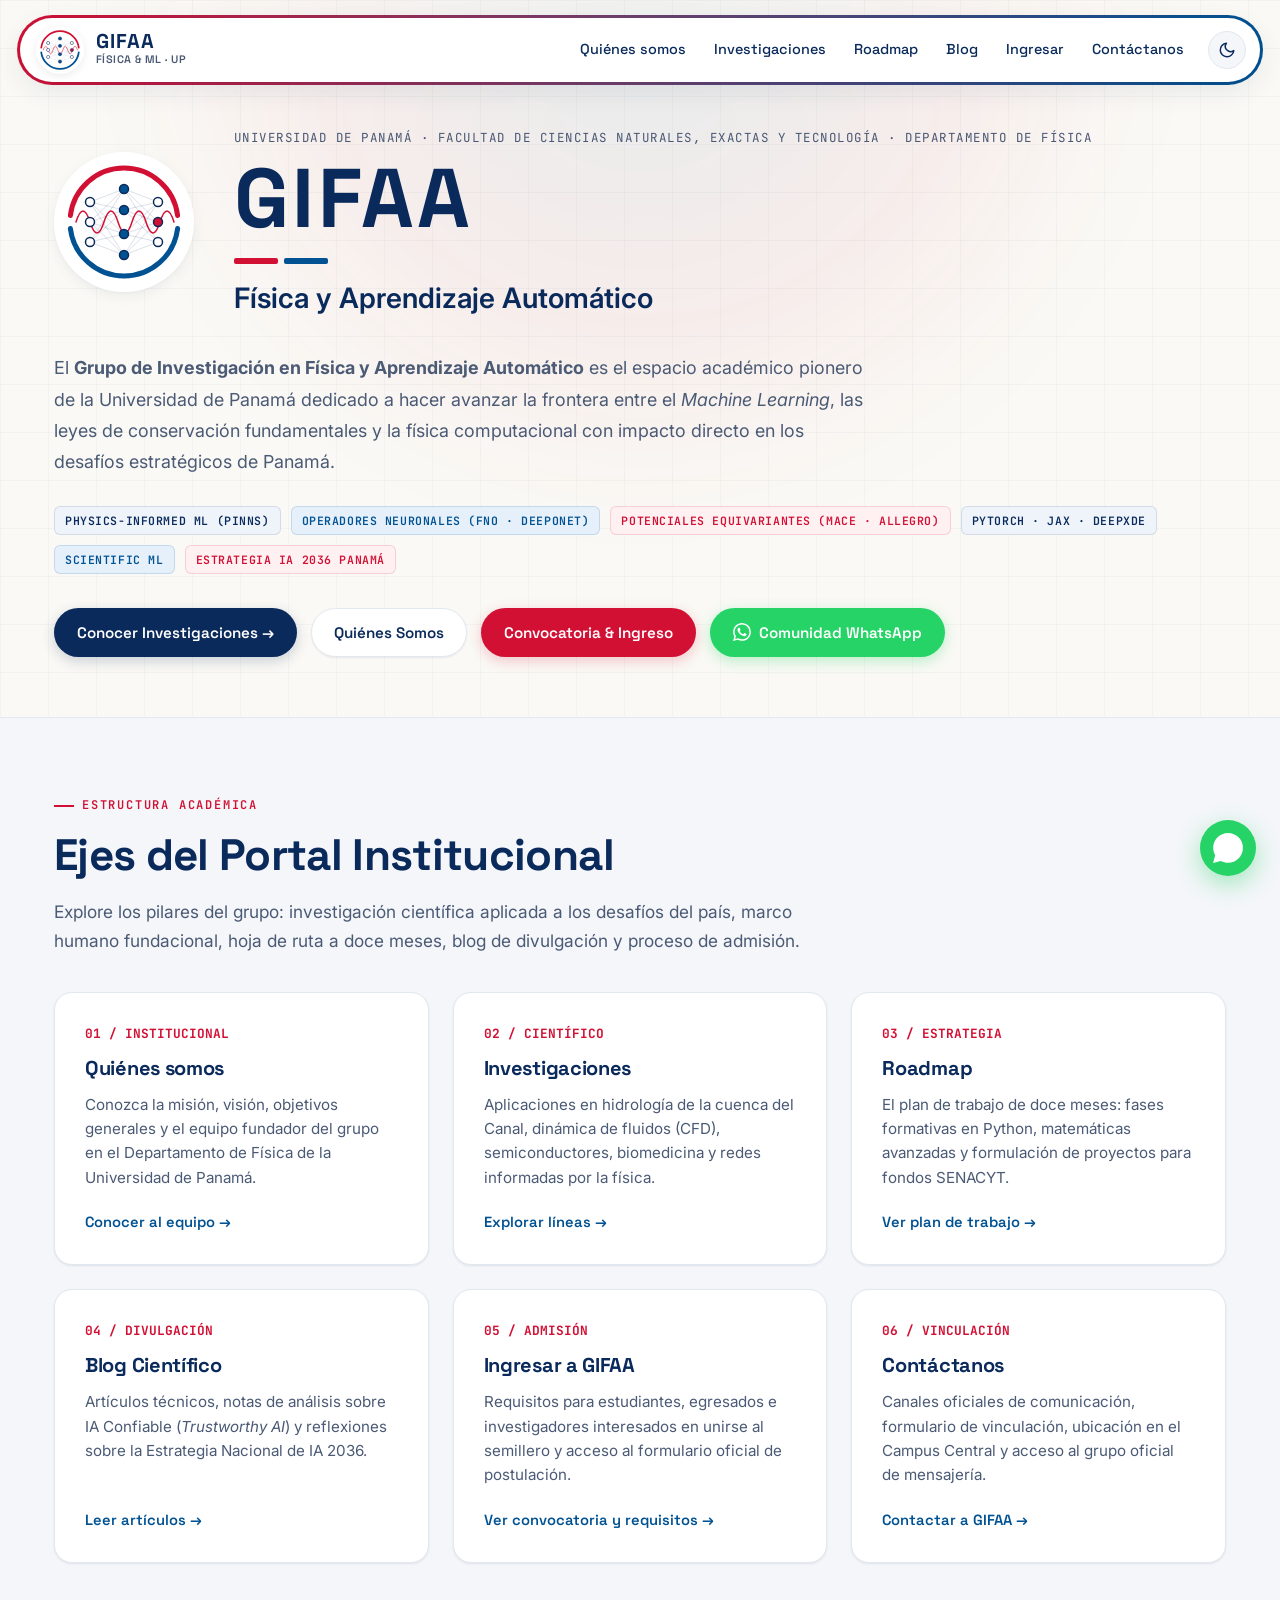
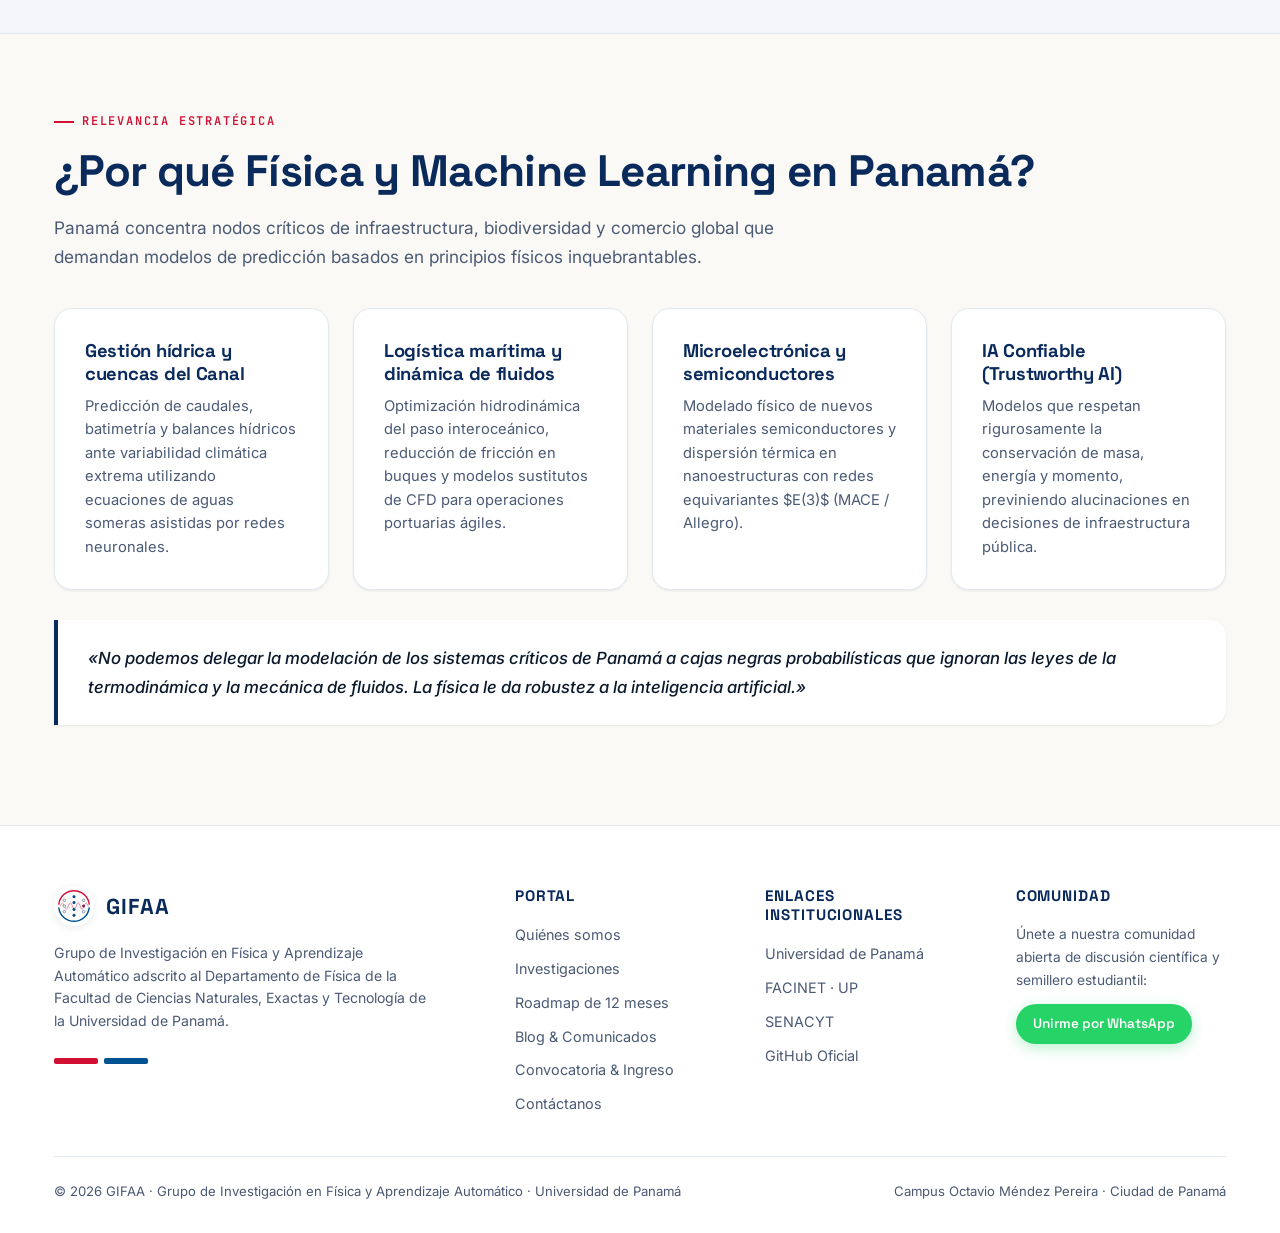
<file: index.html>
<!DOCTYPE html>
<html lang="es">
<head>
  <meta charset="UTF-8">
  <meta name="viewport" content="width=device-width, initial-scale=1">
  <title>GIFAA — Grupo de Investigación en Física y Aprendizaje Automático | Universidad de Panamá</title>
  <meta name="description" content="Grupo de Investigación en Física y Aprendizaje Automático (GIFAA) del Departamento de Física de la Universidad de Panamá. Liderando la investigación en Scientific Machine Learning, física cuántica computacional y desafíos estratégicos nacionales.">

  <!-- Tipografía oficial Space Grotesk, Inter y JetBrains Mono -->
  <link rel="preconnect" href="https://fonts.googleapis.com">
  <link rel="preconnect" href="https://fonts.gstatic.com" crossorigin>
  <link href="https://fonts.googleapis.com/css2?family=Space+Grotesk:wght@400;500;600;700&family=Inter:wght@300;400;500;600;700&family=JetBrains+Mono:wght@400;500;600&display=swap" rel="stylesheet">

  <link rel="stylesheet" href="css/main.css">
  <style>
    .hero-container {
      padding: 40px 0 60px;
    }
    .hero-brand-wrap {
      display: flex;
      align-items: center;
      gap: 40px;
      margin-bottom: 36px;
    }
    .hero-isotipo-large {
      width: 140px;
      height: 140px;
      flex-shrink: 0;
      border-radius: 50%;
      background: var(--bg-surface);
      padding: 10px;
      box-shadow: var(--shadow-md);
    }
    .hero-isotipo-large svg {
      width: 100%;
      height: 100%;
    }
    .hero-brand-meta {
      display: flex;
      flex-direction: column;
    }
    .hero-affiliation {
      font-family: var(--font-mono);
      font-size: 0.78rem;
      letter-spacing: 0.12em;
      text-transform: uppercase;
      color: var(--slate);
      margin-bottom: 8px;
    }
    .hero-main-title {
      font-size: clamp(3.2rem, 7vw, 5.2rem);
      line-height: 1;
      letter-spacing: 0.04em;
      color: var(--navy);
      margin-bottom: 8px;
    }
    .hero-subtitle {
      font-size: clamp(1.25rem, 2.2vw, 1.85rem);
      color: var(--navy);
      font-weight: 600;
      line-height: 1.3;
    }
    .hero-tagline {
      font-size: 1.12rem;
      color: var(--text-muted);
      max-width: 820px;
      line-height: 1.75;
      margin: 20px 0 28px;
    }
    .hero-chips {
      display: flex;
      flex-wrap: wrap;
      gap: 10px;
      margin-bottom: 34px;
    }
    .hero-actions {
      display: flex;
      flex-wrap: wrap;
      gap: 14px;
      align-items: center;
    }
    .grid-pillars {
      display: grid;
      grid-template-columns: repeat(auto-fit, minmax(280px, 1fr));
      gap: 24px;
      margin-top: 36px;
    }
    .pillar-card {
      background: var(--bg-surface);
      border: 1px solid var(--border-subtle);
      border-radius: 18px;
      padding: 30px;
      box-shadow: var(--shadow-sm);
      transition: all 0.3s ease;
      display: flex;
      flex-direction: column;
    }
    .pillar-card:hover {
      transform: translateY(-4px);
      box-shadow: var(--shadow-hover);
      border-color: rgba(10, 42, 92, 0.25);
    }
    .pillar-num {
      font-family: var(--font-mono);
      font-size: 0.8rem;
      font-weight: 700;
      color: var(--crimson);
      margin-bottom: 12px;
    }
    .pillar-card h3 {
      font-size: 1.25rem;
      margin-bottom: 12px;
    }
    .pillar-card p {
      color: var(--text-muted);
      font-size: 0.95rem;
      line-height: 1.6;
      margin-bottom: 20px;
      flex-grow: 1;
    }
    .pillar-link {
      font-family: var(--font-brand);
      font-size: 0.92rem;
      font-weight: 600;
      color: var(--blue);
      text-decoration: none;
      display: inline-flex;
      align-items: center;
      gap: 6px;
      transition: gap 0.2s, color 0.2s;
    }
    .pillar-link:hover {
      color: var(--crimson);
      gap: 10px;
    }
    @media (max-width: 768px) {
      .hero-brand-wrap {
        flex-direction: column;
        align-items: flex-start;
        gap: 20px;
      }
      .hero-isotipo-large {
        width: 100px;
        height: 100px;
      }
    }
  </style>
</head>
<body>

  <!-- ==========================================================================
       BARRA DE NAVEGACIÓN SUPERIOR (new-brand-start.png)
       ========================================================================== -->
  <header class="site-header">
    <div class="nav-pill-wrapper">
      <!-- Marca con Isotipo a la izquierda -->
      <a href="index.html" class="nav-brand" title="GIFAA — Inicio">
        <div class="nav-isotipo">
          <!-- Isotipo oficial SVG puro de logotipo.html -->
          <svg viewBox="0 0 240 240" fill="none" xmlns="http://www.w3.org/2000/svg" role="img" aria-label="Isotipo GIFAA">
            <path d="M12.8 106.8 A108 108 0 0 1 227.2 106.8" stroke="#D21034" stroke-width="10" stroke-linecap="round"/>
            <path d="M12.8 133.2 A108 108 0 0 0 227.2 133.2" stroke="#005293" stroke-width="10" stroke-linecap="round"/>
            <path d="M52 80L120 54M52 80L120 96M52 80L120 144M52 80L120 186M52 120L120 54M52 120L120 96M52 120L120 144M52 120L120 186M52 160L120 54M52 160L120 96M52 160L120 144M52 160L120 186M120 54L188 80M120 54L188 120M120 54L188 160M120 96L188 80M120 96L188 120M120 96L188 160M120 144L188 80M120 144L188 120M120 144L188 160M120 186L188 80M120 186L188 120M120 186L188 160" stroke="#0A2A5C" stroke-width="1" opacity="0.3"/>
            <path d="M24 120 Q38 76 52 120 T80 120 T108 120 T136 120 T164 120 T192 120 T220 120" stroke="#D21034" stroke-width="3" stroke-linecap="round"/>
            <g stroke="#0A2A5C" stroke-width="3">
              <circle cx="52" cy="80" r="9" fill="#FFFFFF"/>
              <circle cx="52" cy="120" r="9" fill="#FFFFFF"/>
              <circle cx="52" cy="160" r="9" fill="#FFFFFF"/>
              <circle cx="120" cy="54" r="9" fill="#005293"/>
              <circle cx="120" cy="96" r="9" fill="#005293"/>
              <circle cx="120" cy="144" r="9" fill="#005293"/>
              <circle cx="120" cy="186" r="9" fill="#005293"/>
              <circle cx="188" cy="80" r="9" fill="#FFFFFF"/>
              <circle cx="188" cy="120" r="9" fill="#D21034"/>
              <circle cx="188" cy="160" r="9" fill="#FFFFFF"/>
            </g>
          </svg>
        </div>
        <div class="nav-brand-text">
          <span class="nav-brand-title">GIFAA</span>
          <span class="nav-brand-sub">Física &amp; ML · UP</span>
        </div>
      </a>

      <!-- Menú Desktop con orden acordado -->
      <div class="nav-menu-wrap">
        <nav aria-label="Menú principal">
          <ul class="nav-menu">
            <li class="nav-item"><a href="quienes-somos.html" class="nav-link">Quiénes somos</a></li>
            <li class="nav-item"><a href="investigaciones.html" class="nav-link">Investigaciones</a></li>
            <li class="nav-item"><a href="roadmap.html" class="nav-link">Roadmap</a></li>
            <li class="nav-item"><a href="blog.html" class="nav-link">Blog</a></li>
            <li class="nav-item"><a href="ingresar.html" class="nav-link">Ingresar</a></li>
            <li class="nav-item"><a href="contactanos.html" class="nav-link">Contáctanos</a></li>
          </ul>
        </nav>

        <!-- Selector de Tema Claro / Oscuro -->
        <button class="theme-toggle-btn" id="themeToggle" aria-label="Cambiar tema">
          <svg viewBox="0 0 24 24" width="18" height="18" fill="none" stroke="currentColor" stroke-width="2"><path d="M21 12.79A9 9 0 1 1 11.21 3 7 7 0 0 0 21 12.79z"/></svg>
        </button>
      </div>

      <!-- Botón móvil -->
      <button class="nav-toggle" id="navToggle" aria-label="Abrir menú" aria-expanded="false">
        <span></span>
        <span></span>
        <span></span>
      </button>

      <!-- Menú Móvil desplegable -->
      <div class="mobile-nav" id="mobileNav">
        <ul class="mobile-nav-list">
          <li><a href="quienes-somos.html" class="mobile-nav-link">Quiénes somos</a></li>
          <li><a href="investigaciones.html" class="mobile-nav-link">Investigaciones</a></li>
          <li><a href="roadmap.html" class="mobile-nav-link">Roadmap</a></li>
          <li><a href="blog.html" class="mobile-nav-link">Blog</a></li>
          <li><a href="ingresar.html" class="mobile-nav-link">Ingresar</a></li>
          <li><a href="contactanos.html" class="mobile-nav-link">Contáctanos</a></li>
        </ul>
        <div class="mobile-nav-footer">
          <span style="font-size:0.85rem; color:var(--text-muted);">Tema visual</span>
          <button class="theme-toggle-btn" aria-label="Cambiar tema">
            <svg viewBox="0 0 24 24" width="18" height="18" fill="none" stroke="currentColor" stroke-width="2"><path d="M21 12.79A9 9 0 1 1 11.21 3 7 7 0 0 0 21 12.79z"/></svg>
          </button>
        </div>
      </div>
    </div>
  </header>

  <!-- ==========================================================================
       HERO PRINCIPAL (IDENTIDAD OFICIAL DE MARCA)
       ========================================================================== -->
  <main>
    <section class="hero-container">
      <div class="container">
        <div class="hero-brand-wrap">
          <div class="hero-isotipo-large">
            <svg viewBox="0 0 240 240" fill="none" xmlns="http://www.w3.org/2000/svg" role="img" aria-label="Isotipo GIFAA Oficial">
              <path d="M12.8 106.8 A108 108 0 0 1 227.2 106.8" stroke="#D21034" stroke-width="10" stroke-linecap="round"/>
              <path d="M12.8 133.2 A108 108 0 0 0 227.2 133.2" stroke="#005293" stroke-width="10" stroke-linecap="round"/>
              <path d="M52 80L120 54M52 80L120 96M52 80L120 144M52 80L120 186M52 120L120 54M52 120L120 96M52 120L120 144M52 120L120 186M52 160L120 54M52 160L120 96M52 160L120 144M52 160L120 186M120 54L188 80M120 54L188 120M120 54L188 160M120 96L188 80M120 96L188 120M120 96L188 160M120 144L188 80M120 144L188 120M120 144L188 160M120 186L188 80M120 186L188 120M120 186L188 160" stroke="#0A2A5C" stroke-width="1" opacity="0.3"/>
              <path d="M24 120 Q38 76 52 120 T80 120 T108 120 T136 120 T164 120 T192 120 T220 120" stroke="#D21034" stroke-width="3" stroke-linecap="round"/>
              <g stroke="#0A2A5C" stroke-width="3">
                <circle cx="52" cy="80" r="9" fill="#FFFFFF"/>
                <circle cx="52" cy="120" r="9" fill="#FFFFFF"/>
                <circle cx="52" cy="160" r="9" fill="#FFFFFF"/>
                <circle cx="120" cy="54" r="9" fill="#005293"/>
                <circle cx="120" cy="96" r="9" fill="#005293"/>
                <circle cx="120" cy="144" r="9" fill="#005293"/>
                <circle cx="120" cy="186" r="9" fill="#005293"/>
                <circle cx="188" cy="80" r="9" fill="#FFFFFF"/>
                <circle cx="188" cy="120" r="9" fill="#D21034"/>
                <circle cx="188" cy="160" r="9" fill="#FFFFFF"/>
              </g>
            </svg>
          </div>
          <div class="hero-brand-meta">
            <span class="hero-affiliation">Universidad de Panamá · Facultad de Ciencias Naturales, Exactas y Tecnología · Departamento de Física</span>
            <h1 class="hero-main-title">GIFAA</h1>
            <div class="brand-bars">
              <span class="bar-red"></span>
              <span class="bar-blue"></span>
            </div>
            <p class="hero-subtitle">Física y Aprendizaje Automático</p>
          </div>
        </div>

        <p class="hero-tagline">
          El <strong>Grupo de Investigación en Física y Aprendizaje Automático</strong> es el espacio académico pionero de la Universidad de Panamá dedicado a hacer avanzar la frontera entre el <em>Machine Learning</em>, las leyes de conservación fundamentales y la física computacional con impacto directo en los desafíos estratégicos de Panamá.
        </p>

        <div class="hero-chips">
          <span class="badge badge-navy">Physics-Informed ML (PINNs)</span>
          <span class="badge badge-blue">Operadores Neuronales (FNO · DeepONet)</span>
          <span class="badge badge-crimson">Potenciales Equivariantes (MACE · Allegro)</span>
          <span class="badge badge-navy">PyTorch · JAX · DeepXDE</span>
          <span class="badge badge-blue">Scientific ML</span>
          <span class="badge badge-crimson">Estrategia IA 2036 Panamá</span>
        </div>

        <div class="hero-actions">
          <a href="investigaciones.html" class="btn btn-primary">Conocer Investigaciones →</a>
          <a href="quienes-somos.html" class="btn btn-secondary">Quiénes Somos</a>
          <a href="ingresar.html" class="btn btn-crimson">Convocatoria &amp; Ingreso</a>
          <a href="https://chat.whatsapp.com/LD94SDzFLci3YfK7MPCtoe" target="_blank" rel="noopener noreferrer" class="btn btn-whatsapp">
            <svg viewBox="0 0 24 24" width="18" height="18" fill="currentColor"><path d="M17.472 14.382c-.297-.149-1.758-.867-2.03-.967-.273-.099-.471-.148-.67.15-.197.297-.767.966-.94 1.164-.173.199-.347.223-.644.075-.297-.15-1.255-.463-2.39-1.475-.883-.788-1.48-1.761-1.653-2.059-.173-.297-.018-.458.13-.606.134-.133.298-.347.446-.52.149-.174.198-.298.298-.497.099-.198.05-.371-.025-.52-.075-.149-.669-1.612-.916-2.207-.242-.579-.487-.5-.669-.51l-.57-.01c-.198 0-.52.074-.792.372-.272.297-1.04 1.016-1.04 2.479 0 1.462 1.065 2.875 1.213 3.074.149.198 2.096 3.2 5.077 4.487.709.306 1.262.489 1.694.625.712.227 1.36.195 1.872.118.571-.085 1.758-.719 2.006-1.413.248-.694.248-1.289.173-1.413-.074-.124-.272-.198-.57-.347m-5.421 7.403h-.004a9.87 9.87 0 01-5.031-1.378l-.361-.214-3.741.982.998-3.648-.235-.374a9.86 9.86 0 01-1.51-5.26c.001-5.45 4.436-9.884 9.888-9.884 2.64 0 5.122 1.03 6.988 2.898a9.825 9.825 0 012.893 6.994c-.003 5.45-4.437 9.884-9.885 9.884m8.413-18.297A11.815 11.815 0 0012.05 0C5.495 0 .16 5.335.157 11.892c0 2.096.547 4.142 1.588 5.945L.057 24l6.305-1.654a11.882 11.882 0 005.683 1.448h.005c6.554 0 11.89-5.335 11.893-11.893a11.821 11.821 0 00-3.48-8.413Z"/></svg>
            Comunidad WhatsApp
          </a>
        </div>
      </div>
    </section>

    <!-- ==========================================================================
       EJES ESTRATÉGICOS DEL PORTAL
       ========================================================================== -->
    <section class="page-section" style="background: var(--bg-subtle); border-top: 1px solid var(--border-subtle); border-bottom: 1px solid var(--border-subtle);">
      <div class="container">
        <div class="section-eyebrow">Estructura Académica</div>
        <h2 class="section-title">Ejes del Portal Institucional</h2>
        <p class="section-lead">Explore los pilares del grupo: investigación científica aplicada a los desafíos del país, marco humano fundacional, hoja de ruta a doce meses, blog de divulgación y proceso de admisión.</p>

        <div class="grid-pillars">
          <!-- 01: Quiénes somos -->
          <article class="pillar-card">
            <span class="pillar-num">01 / INSTITUCIONAL</span>
            <h3>Quiénes somos</h3>
            <p>Conozca la misión, visión, objetivos generales y el equipo fundador del grupo en el Departamento de Física de la Universidad de Panamá.</p>
            <a href="quienes-somos.html" class="pillar-link">Conocer al equipo →</a>
          </article>

          <!-- 02: Investigaciones -->
          <article class="pillar-card">
            <span class="pillar-num">02 / CIENTÍFICO</span>
            <h3>Investigaciones</h3>
            <p>Aplicaciones en hidrología de la cuenca del Canal, dinámica de fluidos (CFD), semiconductores, biomedicina y redes informadas por la física.</p>
            <a href="investigaciones.html" class="pillar-link">Explorar líneas →</a>
          </article>

          <!-- 03: Roadmap -->
          <article class="pillar-card">
            <span class="pillar-num">03 / ESTRATEGIA</span>
            <h3>Roadmap</h3>
            <p>El plan de trabajo de doce meses: fases formativas en Python, matemáticas avanzadas y formulación de proyectos para fondos SENACYT.</p>
            <a href="roadmap.html" class="pillar-link">Ver plan de trabajo →</a>
          </article>

          <!-- 04: Blog -->
          <article class="pillar-card">
            <span class="pillar-num">04 / DIVULGACIÓN</span>
            <h3>Blog Científico</h3>
            <p>Artículos técnicos, notas de análisis sobre IA Confiable (<em>Trustworthy AI</em>) y reflexiones sobre la Estrategia Nacional de IA 2036.</p>
            <a href="blog.html" class="pillar-link">Leer artículos →</a>
          </article>

          <!-- 05: Ingresar -->
          <article class="pillar-card">
            <span class="pillar-num">05 / ADMISIÓN</span>
            <h3>Ingresar a GIFAA</h3>
            <p>Requisitos para estudiantes, egresados e investigadores interesados en unirse al semillero y acceso al formulario oficial de postulación.</p>
            <a href="ingresar.html" class="pillar-link">Ver convocatoria y requisitos →</a>
          </article>

          <!-- 06: Contáctanos -->
          <article class="pillar-card">
            <span class="pillar-num">06 / VINCULACIÓN</span>
            <h3>Contáctanos</h3>
            <p>Canales oficiales de comunicación, formulario de vinculación, ubicación en el Campus Central y acceso al grupo oficial de mensajería.</p>
            <a href="contactanos.html" class="pillar-link">Contactar a GIFAA →</a>
          </article>
        </div>
      </div>
    </section>

    <!-- ==========================================================================
       ¿POR QUÉ PANAMÁ? — DESAFÍOS NACIONALES
       ========================================================================== -->
    <section class="page-section">
      <div class="container">
        <div class="section-eyebrow">Relevancia Estratégica</div>
        <h2 class="section-title">¿Por qué Física y Machine Learning en Panamá?</h2>
        <p class="section-lead">Panamá concentra nodos críticos de infraestructura, biodiversidad y comercio global que demandan modelos de predicción basados en principios físicos inquebrantables.</p>

        <div style="display: grid; grid-template-columns: repeat(auto-fit, minmax(260px, 1fr)); gap: 24px; margin-top: 30px;">
          <div class="card-formal">
            <h3 style="font-size: 1.15rem; margin-bottom: 10px;">Gestión hídrica y cuencas del Canal</h3>
            <p style="color: var(--text-muted); font-size: 0.92rem; line-height: 1.6;">Predicción de caudales, batimetría y balances hídricos ante variabilidad climática extrema utilizando ecuaciones de aguas someras asistidas por redes neuronales.</p>
          </div>
          <div class="card-formal">
            <h3 style="font-size: 1.15rem; margin-bottom: 10px;">Logística marítima y dinámica de fluidos</h3>
            <p style="color: var(--text-muted); font-size: 0.92rem; line-height: 1.6;">Optimización hidrodinámica del paso interoceánico, reducción de fricción en buques y modelos sustitutos de CFD para operaciones portuarias ágiles.</p>
          </div>
          <div class="card-formal">
            <h3 style="font-size: 1.15rem; margin-bottom: 10px;">Microelectrónica y semiconductores</h3>
            <p style="color: var(--text-muted); font-size: 0.92rem; line-height: 1.6;">Modelado físico de nuevos materiales semiconductores y dispersión térmica en nanoestructuras con redes equivariantes $E(3)$ (MACE / Allegro).</p>
          </div>
          <div class="card-formal">
            <h3 style="font-size: 1.15rem; margin-bottom: 10px;">IA Confiable (Trustworthy AI)</h3>
            <p style="color: var(--text-muted); font-size: 0.92rem; line-height: 1.6;">Modelos que respetan rigurosamente la conservación de masa, energía y momento, previniendo alucinaciones en decisiones de infraestructura pública.</p>
          </div>
        </div>

        <div class="quote-box">
          <p>
            <em>«No podemos delegar la modelación de los sistemas críticos de Panamá a cajas negras probabilísticas que ignoran las leyes de la termodinámica y la mecánica de fluidos. La física le da robustez a la inteligencia artificial.»</em>
          </p>
        </div>
      </div>
    </section>
  </main>

  <!-- ==========================================================================
       FOOTER INSTITUCIONAL
       ========================================================================== -->
  <footer class="site-footer">
    <div class="container">
      <div class="footer-grid">
        <div class="footer-brand-col">
          <a href="index.html" class="footer-brand">
            <div class="nav-isotipo" style="width: 40px; height: 40px;">
              <svg viewBox="0 0 240 240" fill="none" xmlns="http://www.w3.org/2000/svg" role="img" aria-label="Isotipo GIFAA">
                <path d="M12.8 106.8 A108 108 0 0 1 227.2 106.8" stroke="#D21034" stroke-width="10" stroke-linecap="round"/>
                <path d="M12.8 133.2 A108 108 0 0 0 227.2 133.2" stroke="#005293" stroke-width="10" stroke-linecap="round"/>
                <path d="M52 80L120 54M52 80L120 96M52 80L120 144M52 80L120 186M52 120L120 54M52 120L120 96M52 120L120 144M52 120L120 186M52 160L120 54M52 160L120 96M52 160L120 144M52 160L120 186M120 54L188 80M120 54L188 120M120 54L188 160M120 96L188 80M120 96L188 120M120 96L188 160M120 144L188 80M120 144L188 120M120 144L188 160M120 186L188 80M120 186L188 120M120 186L188 160" stroke="#0A2A5C" stroke-width="1" opacity="0.3"/>
                <path d="M24 120 Q38 76 52 120 T80 120 T108 120 T136 120 T164 120 T192 120 T220 120" stroke="#D21034" stroke-width="3" stroke-linecap="round"/>
                <g stroke="#0A2A5C" stroke-width="3">
                  <circle cx="52" cy="80" r="9" fill="#FFFFFF"/>
                  <circle cx="52" cy="120" r="9" fill="#FFFFFF"/>
                  <circle cx="52" cy="160" r="9" fill="#FFFFFF"/>
                  <circle cx="120" cy="54" r="9" fill="#005293"/>
                  <circle cx="120" cy="96" r="9" fill="#005293"/>
                  <circle cx="120" cy="144" r="9" fill="#005293"/>
                  <circle cx="120" cy="186" r="9" fill="#005293"/>
                  <circle cx="188" cy="80" r="9" fill="#FFFFFF"/>
                  <circle cx="188" cy="120" r="9" fill="#D21034"/>
                  <circle cx="188" cy="160" r="9" fill="#FFFFFF"/>
                </g>
              </svg>
            </div>
            <span class="footer-brand-title">GIFAA</span>
          </a>
          <p class="footer-desc">Grupo de Investigación en Física y Aprendizaje Automático adscrito al Departamento de Física de la Facultad de Ciencias Naturales, Exactas y Tecnología de la Universidad de Panamá.</p>
          <div class="brand-bars"><span class="bar-red"></span><span class="bar-blue"></span></div>
        </div>
        <div class="footer-col">
          <h4>Portal</h4>
          <ul class="footer-links">
            <li><a href="quienes-somos.html">Quiénes somos</a></li>
            <li><a href="investigaciones.html">Investigaciones</a></li>
            <li><a href="roadmap.html">Roadmap de 12 meses</a></li>
            <li><a href="blog.html">Blog &amp; Comunicados</a></li>
            <li><a href="ingresar.html">Convocatoria &amp; Ingreso</a></li>
            <li><a href="contactanos.html">Contáctanos</a></li>
          </ul>
        </div>
        <div class="footer-col">
          <h4>Enlaces Institucionales</h4>
          <ul class="footer-links">
            <li><a href="https://up.ac.pa" target="_blank" rel="noopener">Universidad de Panamá</a></li>
            <li><a href="https://facinet.up.ac.pa" target="_blank" rel="noopener">FACINET · UP</a></li>
            <li><a href="https://senacyt.gob.pa" target="_blank" rel="noopener">SENACYT</a></li>
            <li><a href="https://github.com/gifaaup" target="_blank" rel="noopener">GitHub Oficial</a></li>
          </ul>
        </div>
        <div class="footer-col">
          <h4>Comunidad</h4>
          <p style="font-size:0.86rem; color:var(--text-muted); margin-bottom:12px;">Únete a nuestra comunidad abierta de discusión científica y semillero estudiantil:</p>
          <a href="https://chat.whatsapp.com/LD94SDzFLci3YfK7MPCtoe" target="_blank" rel="noopener noreferrer" class="btn btn-whatsapp" style="font-size:0.85rem; padding:8px 16px;">
            Unirme por WhatsApp
          </a>
        </div>
      </div>

      <div class="footer-bottom">
        <span>© 2026 GIFAA · Grupo de Investigación en Física y Aprendizaje Automático · Universidad de Panamá</span>
        <span>Campus Octavio Méndez Pereira · Ciudad de Panamá</span>
      </div>
    </div>
  </footer>

  <!-- Botón flotante WhatsApp -->
  <a href="https://chat.whatsapp.com/LD94SDzFLci3YfK7MPCtoe" target="_blank" rel="noopener noreferrer" class="wa-fab" aria-label="Comunidad de WhatsApp">
    <svg viewBox="0 0 24 24"><path d="M.057 24l1.687-6.163c-1.041-1.804-1.588-3.849-1.587-5.946.003-6.556 5.338-11.891 11.893-11.891 3.181.001 6.167 1.24 8.413 3.488 2.245 2.248 3.481 5.236 3.48 8.414-.003 6.557-5.338 11.892-11.893 11.892-1.99-.001-3.951-.5-5.688-1.448L.057 24z"/></svg>
  </a>

  <script src="js/main.js"></script>
</body>
</html>
</file>
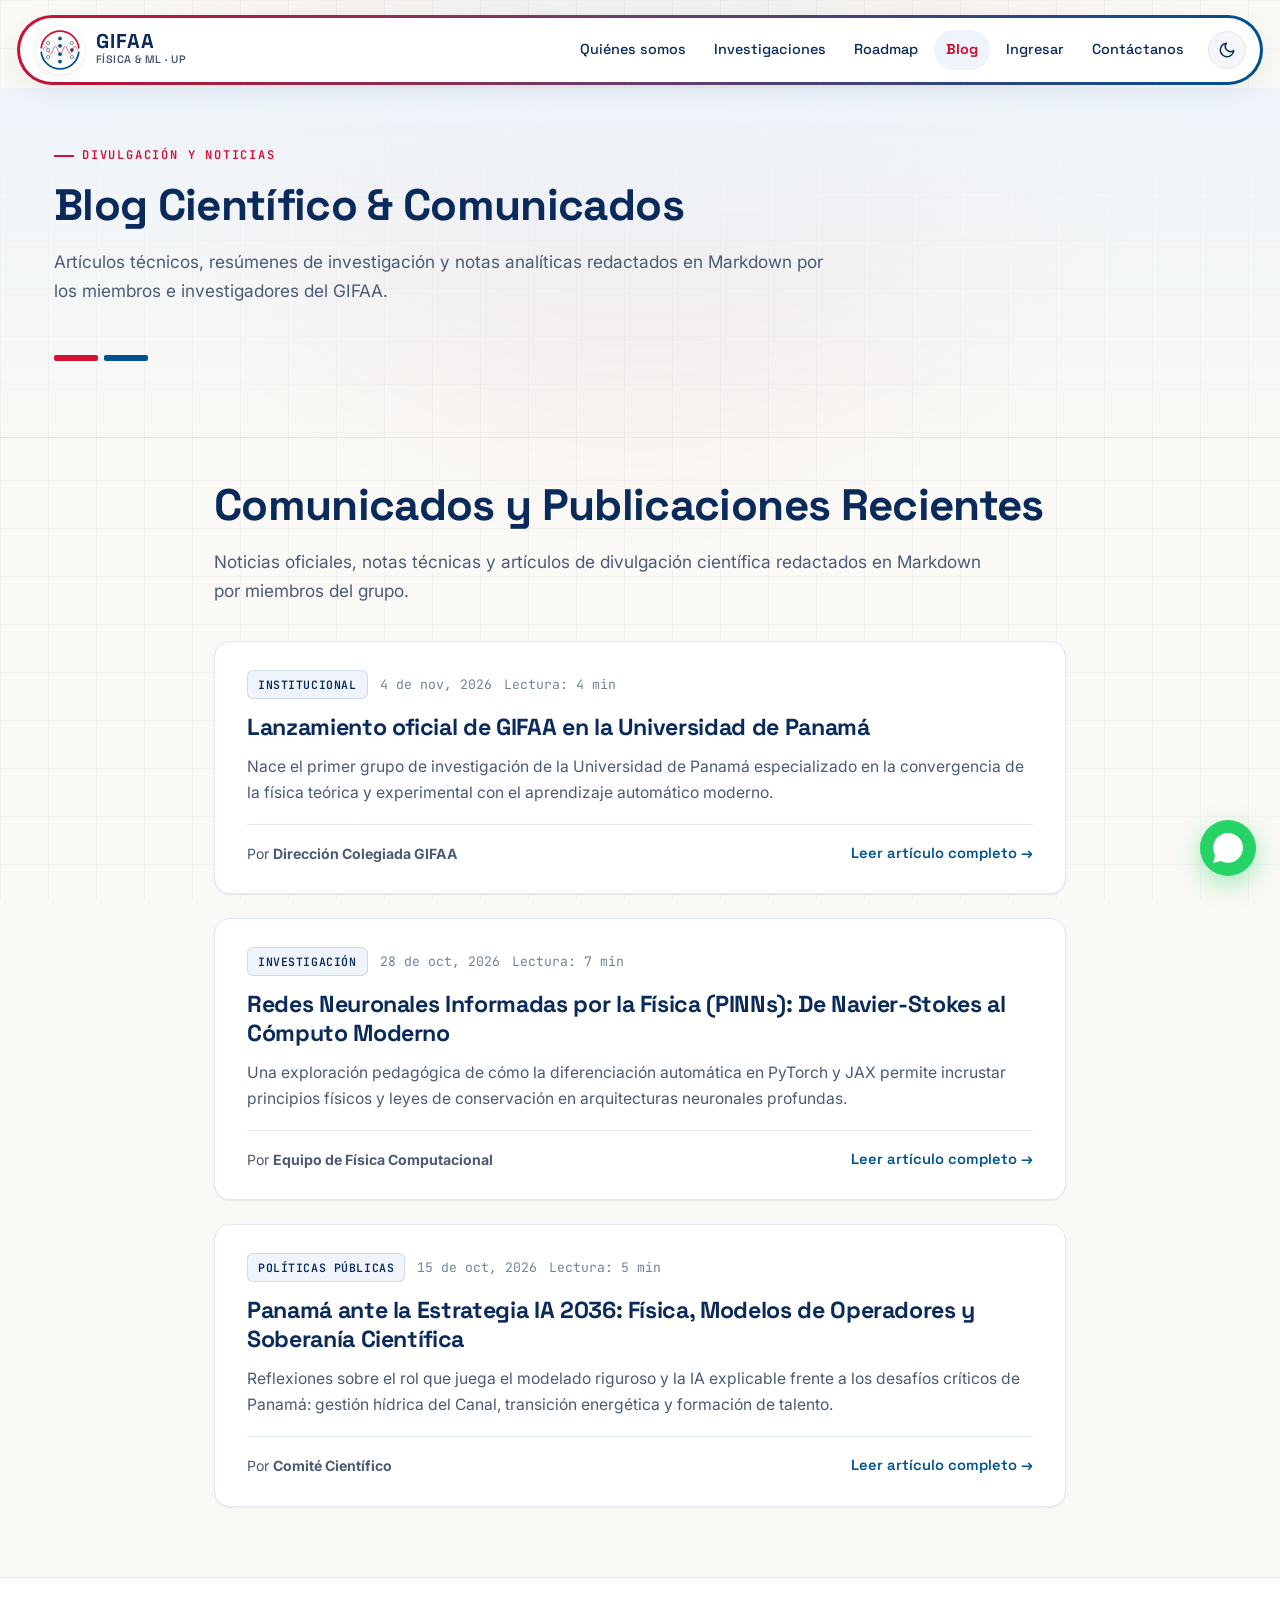
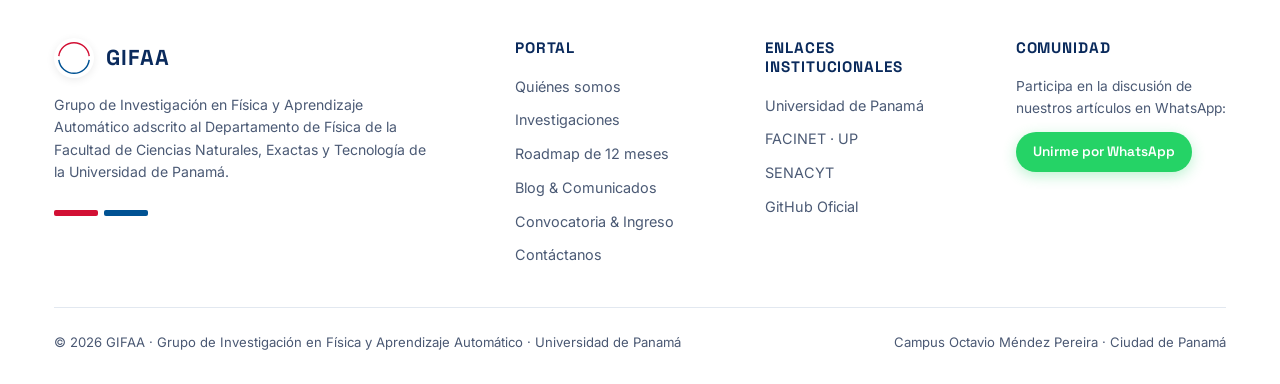
<file: blog.html>
<!DOCTYPE html>
<html lang="es">
<head>
  <meta charset="UTF-8">
  <meta name="viewport" content="width=device-width, initial-scale=1">
  <title>Blog Científico — GIFAA | Universidad de Panamá</title>
  <meta name="description" content="Comunicados, notas técnicas y artículos de divulgación científica en Markdown publicados por el Grupo de Investigación en Física y Aprendizaje Automático de la Universidad de Panamá.">

  <!-- Tipografía oficial Space Grotesk, Inter y JetBrains Mono -->
  <link rel="preconnect" href="https://fonts.googleapis.com">
  <link rel="preconnect" href="https://fonts.gstatic.com" crossorigin>
  <link href="https://fonts.googleapis.com/css2?family=Space+Grotesk:wght@400;500;600;700&family=Inter:wght@300;400;500;600;700&family=JetBrains+Mono:wght@400;500;600&display=swap" rel="stylesheet">

  <link rel="stylesheet" href="css/main.css">
</head>
<body>

  <!-- ==========================================================================
       BARRA DE NAVEGACIÓN SUPERIOR
       ========================================================================== -->
  <header class="site-header">
    <div class="nav-pill-wrapper">
      <a href="index.html" class="nav-brand" title="GIFAA — Inicio">
        <div class="nav-isotipo">
          <svg viewBox="0 0 240 240" fill="none" xmlns="http://www.w3.org/2000/svg" role="img" aria-label="Isotipo GIFAA">
            <path d="M12.8 106.8 A108 108 0 0 1 227.2 106.8" stroke="#D21034" stroke-width="10" stroke-linecap="round"/>
            <path d="M12.8 133.2 A108 108 0 0 0 227.2 133.2" stroke="#005293" stroke-width="10" stroke-linecap="round"/>
            <path d="M52 80L120 54M52 80L120 96M52 80L120 144M52 80L120 186M52 120L120 54M52 120L120 96M52 120L120 144M52 120L120 186M52 160L120 54M52 160L120 96M52 160L120 144M52 160L120 186M120 54L188 80M120 54L188 120M120 54L188 160M120 96L188 80M120 96L188 120M120 96L188 160M120 144L188 80M120 144L188 120M120 144L188 160M120 186L188 80M120 186L188 120M120 186L188 160" stroke="#0A2A5C" stroke-width="1" opacity="0.3"/>
            <path d="M24 120 Q38 76 52 120 T80 120 T108 120 T136 120 T164 120 T192 120 T220 120" stroke="#D21034" stroke-width="3" stroke-linecap="round"/>
            <g stroke="#0A2A5C" stroke-width="3">
              <circle cx="52" cy="80" r="9" fill="#FFFFFF"/><circle cx="52" cy="120" r="9" fill="#FFFFFF"/><circle cx="52" cy="160" r="9" fill="#FFFFFF"/><circle cx="120" cy="54" r="9" fill="#005293"/><circle cx="120" cy="96" r="9" fill="#005293"/><circle cx="120" cy="144" r="9" fill="#005293"/><circle cx="120" cy="186" r="9" fill="#005293"/><circle cx="188" cy="80" r="9" fill="#FFFFFF"/><circle cx="188" cy="120" r="9" fill="#D21034"/><circle cx="188" cy="160" r="9" fill="#FFFFFF"/>
            </g>
          </svg>
        </div>
        <div class="nav-brand-text">
          <span class="nav-brand-title">GIFAA</span>
          <span class="nav-brand-sub">Física &amp; ML · UP</span>
        </div>
      </a>

      <!-- Menú Desktop -->
      <div class="nav-menu-wrap">
        <nav aria-label="Menú principal">
          <ul class="nav-menu">
            <li class="nav-item"><a href="quienes-somos.html" class="nav-link">Quiénes somos</a></li>
            <li class="nav-item"><a href="investigaciones.html" class="nav-link">Investigaciones</a></li>
            <li class="nav-item"><a href="roadmap.html" class="nav-link">Roadmap</a></li>
            <li class="nav-item"><a href="blog.html" class="nav-link active">Blog</a></li>
            <li class="nav-item"><a href="ingresar.html" class="nav-link">Ingresar</a></li>
            <li class="nav-item"><a href="contactanos.html" class="nav-link">Contáctanos</a></li>
          </ul>
        </nav>

        <button class="theme-toggle-btn" aria-label="Cambiar tema">
          <svg viewBox="0 0 24 24" width="18" height="18" fill="none" stroke="currentColor" stroke-width="2"><path d="M21 12.79A9 9 0 1 1 11.21 3 7 7 0 0 0 21 12.79z"/></svg>
        </button>
      </div>

      <button class="nav-toggle" id="navToggle" aria-label="Abrir menú" aria-expanded="false">
        <span></span><span></span><span></span>
      </button>

      <div class="mobile-nav" id="mobileNav">
        <ul class="mobile-nav-list">
          <li><a href="quienes-somos.html" class="mobile-nav-link">Quiénes somos</a></li>
          <li><a href="investigaciones.html" class="mobile-nav-link">Investigaciones</a></li>
          <li><a href="roadmap.html" class="mobile-nav-link">Roadmap</a></li>
          <li><a href="blog.html" class="mobile-nav-link active">Blog</a></li>
          <li><a href="ingresar.html" class="mobile-nav-link">Ingresar</a></li>
          <li><a href="contactanos.html" class="mobile-nav-link">Contáctanos</a></li>
        </ul>
        <div class="mobile-nav-footer">
          <span style="font-size:0.85rem; color:var(--text-muted);">Tema visual</span>
          <button class="theme-toggle-btn" aria-label="Cambiar tema">
            <svg viewBox="0 0 24 24" width="18" height="18" fill="none" stroke="currentColor" stroke-width="2"><path d="M21 12.79A9 9 0 1 1 11.21 3 7 7 0 0 0 21 12.79z"/></svg>
          </button>
        </div>
      </div>
    </div>
  </header>

  <!-- ==========================================================================
       HERO DEL BLOG
       ========================================================================== -->
  <main>
    <section class="page-hero">
      <div class="container">
        <div class="section-eyebrow">Divulgación y Noticias</div>
        <h1 class="section-title">Blog Científico &amp; Comunicados</h1>
        <p class="section-lead">Artículos técnicos, resúmenes de investigación y notas analíticas redactados en Markdown por los miembros e investigadores del GIFAA.</p>
        <div class="brand-bars"><span class="bar-red"></span><span class="bar-blue"></span></div>
      </div>
    </section>

    <!-- Contenedor dinámico del Blog en Markdown -->
    <section class="page-section" style="padding-top: 0;">
      <div class="container container-narrow" id="blog-container">
        <!-- El contenido se inyecta dinámicamente mediante js/blog.js -->
        <div class="blog-loading">
          <div class="spinner"></div>
          <p>Cargando comunicados...</p>
        </div>
      </div>
    </section>
  </main>

  <!-- ==========================================================================
       FOOTER INSTITUCIONAL
       ========================================================================== -->
  <footer class="site-footer">
    <div class="container">
      <div class="footer-grid">
        <div class="footer-brand-col">
          <a href="index.html" class="footer-brand">
            <div class="nav-isotipo" style="width: 40px; height: 40px;">
              <svg viewBox="0 0 240 240" fill="none"><path d="M12.8 106.8 A108 108 0 0 1 227.2 106.8" stroke="#D21034" stroke-width="10"/><path d="M12.8 133.2 A108 108 0 0 0 227.2 133.2" stroke="#005293" stroke-width="10"/></svg>
            </div>
            <span class="footer-brand-title">GIFAA</span>
          </a>
          <p class="footer-desc">Grupo de Investigación en Física y Aprendizaje Automático adscrito al Departamento de Física de la Facultad de Ciencias Naturales, Exactas y Tecnología de la Universidad de Panamá.</p>
          <div class="brand-bars"><span class="bar-red"></span><span class="bar-blue"></span></div>
        </div>
        <div class="footer-col">
          <h4>Portal</h4>
          <ul class="footer-links">
            <li><a href="quienes-somos.html">Quiénes somos</a></li>
            <li><a href="investigaciones.html">Investigaciones</a></li>
            <li><a href="roadmap.html">Roadmap de 12 meses</a></li>
            <li><a href="blog.html">Blog &amp; Comunicados</a></li>
            <li><a href="ingresar.html">Convocatoria &amp; Ingreso</a></li>
            <li><a href="contactanos.html">Contáctanos</a></li>
          </ul>
        </div>
        <div class="footer-col">
          <h4>Enlaces Institucionales</h4>
          <ul class="footer-links">
            <li><a href="https://up.ac.pa" target="_blank" rel="noopener">Universidad de Panamá</a></li>
            <li><a href="https://facinet.up.ac.pa" target="_blank" rel="noopener">FACINET · UP</a></li>
            <li><a href="https://senacyt.gob.pa" target="_blank" rel="noopener">SENACYT</a></li>
            <li><a href="https://github.com/gifaaup" target="_blank" rel="noopener">GitHub Oficial</a></li>
          </ul>
        </div>
        <div class="footer-col">
          <h4>Comunidad</h4>
          <p style="font-size:0.86rem; color:var(--text-muted); margin-bottom:12px;">Participa en la discusión de nuestros artículos en WhatsApp:</p>
          <a href="https://chat.whatsapp.com/LD94SDzFLci3YfK7MPCtoe" target="_blank" rel="noopener noreferrer" class="btn btn-whatsapp" style="font-size:0.85rem; padding:8px 16px;">
            Unirme por WhatsApp
          </a>
        </div>
      </div>

      <div class="footer-bottom">
        <span>© 2026 GIFAA · Grupo de Investigación en Física y Aprendizaje Automático · Universidad de Panamá</span>
        <span>Campus Octavio Méndez Pereira · Ciudad de Panamá</span>
      </div>
    </div>
  </footer>

  <a href="https://chat.whatsapp.com/LD94SDzFLci3YfK7MPCtoe" target="_blank" rel="noopener noreferrer" class="wa-fab" aria-label="Comunidad de WhatsApp">
    <svg viewBox="0 0 24 24"><path d="M.057 24l1.687-6.163c-1.041-1.804-1.588-3.849-1.587-5.946.003-6.556 5.338-11.891 11.893-11.891 3.181.001 6.167 1.24 8.413 3.488 2.245 2.248 3.481 5.236 3.48 8.414-.003 6.557-5.338 11.892-11.893 11.892-1.99-.001-3.951-.5-5.688-1.448L.057 24z"/></svg>
  </a>

  <!-- Parser de Markdown y scripts del blog -->
  <script src="js/vendor/marked.min.js"></script>
  <script src="blog/posts-data.js"></script>
  <script src="js/blog.js"></script>
  <script src="js/main.js"></script>
</body>
</html>
</file>
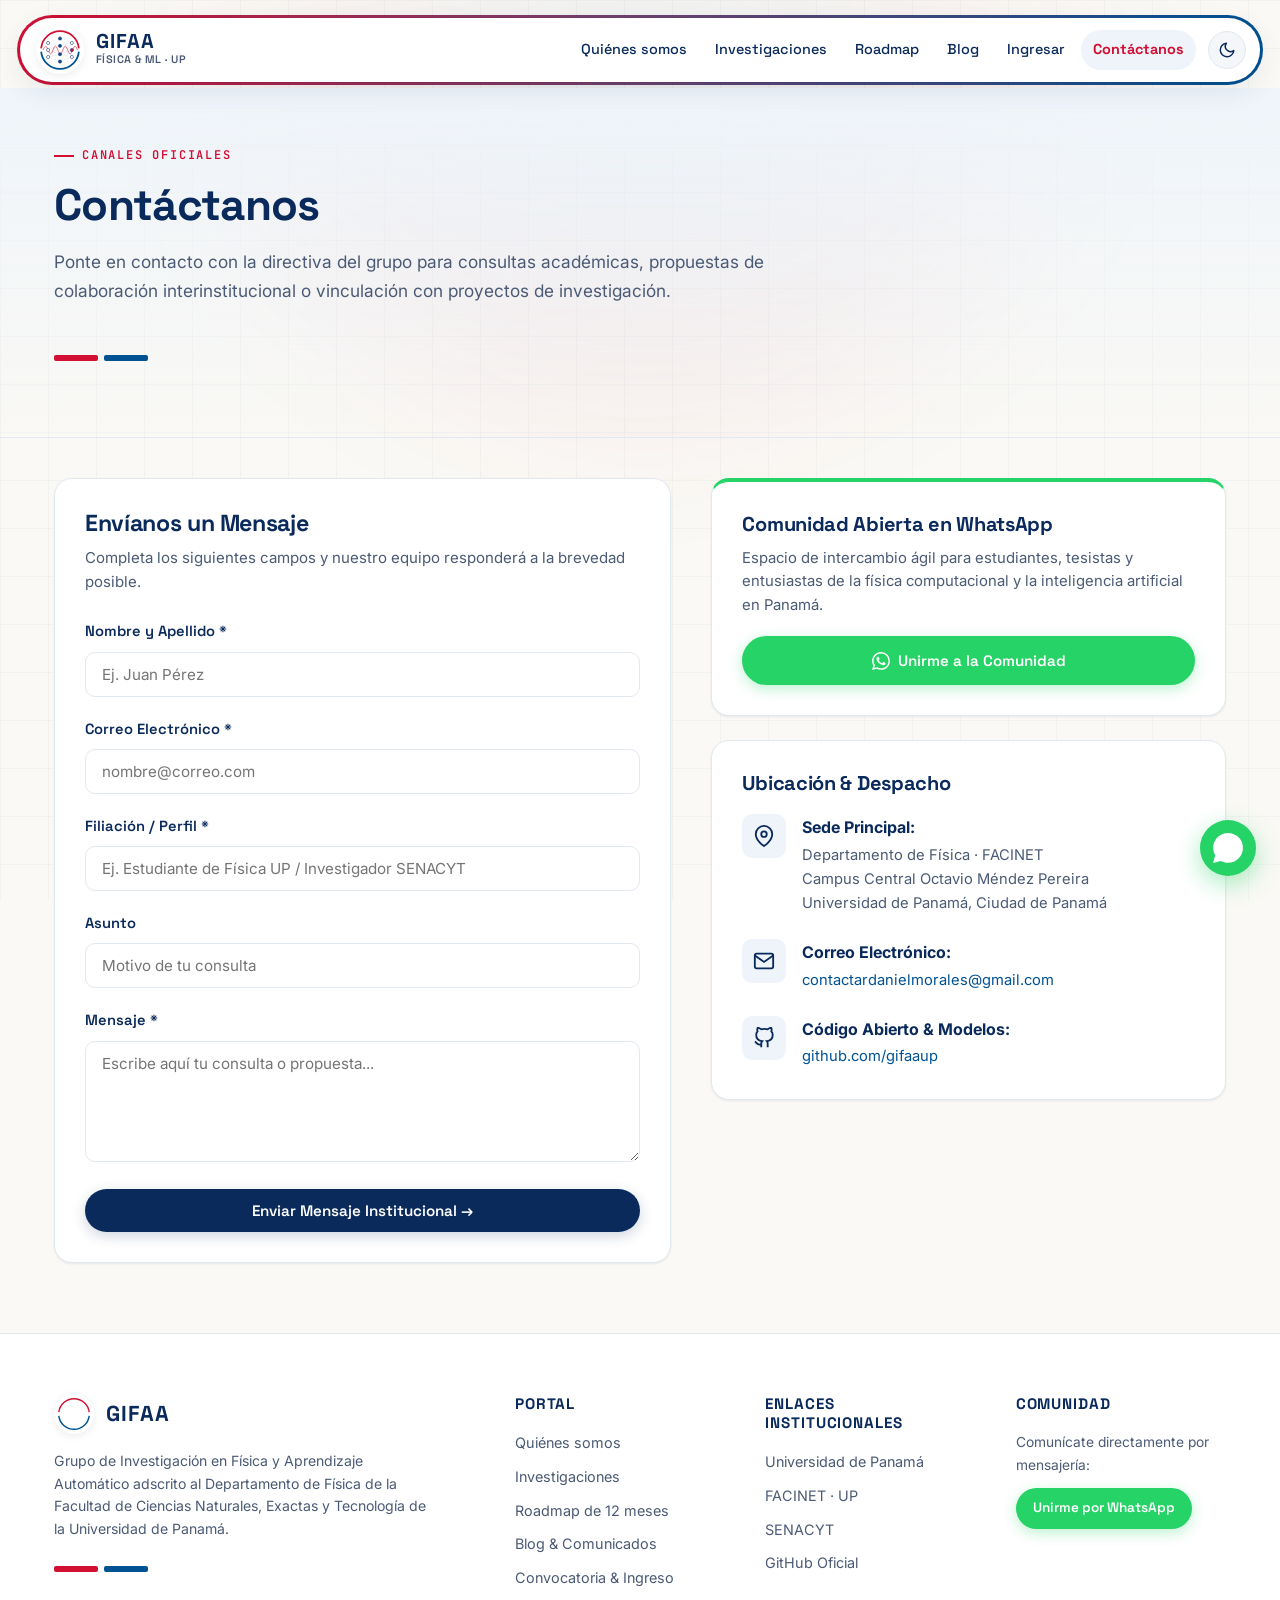
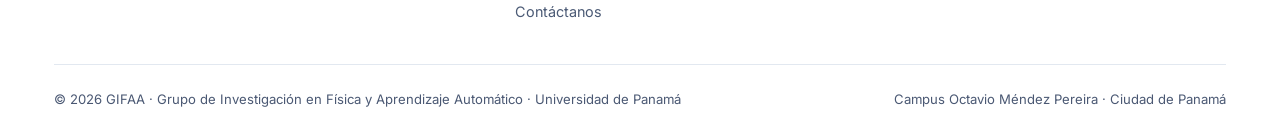
<file: contactanos.html>
<!DOCTYPE html>
<html lang="es">
<head>
  <meta charset="UTF-8">
  <meta name="viewport" content="width=device-width, initial-scale=1">
  <title>Contáctanos — GIFAA | Universidad de Panamá</title>
  <meta name="description" content="Canales de contacto oficial, ubicación en el Campus Central de la Universidad de Panamá y enlace a la comunidad de WhatsApp del grupo GIFAA.">

  <!-- Tipografía oficial Space Grotesk, Inter y JetBrains Mono -->
  <link rel="preconnect" href="https://fonts.googleapis.com">
  <link rel="preconnect" href="https://fonts.gstatic.com" crossorigin>
  <link href="https://fonts.googleapis.com/css2?family=Space+Grotesk:wght@400;500;600;700&family=Inter:wght@300;400;500;600;700&family=JetBrains+Mono:wght@400;500;600&display=swap" rel="stylesheet">

  <link rel="stylesheet" href="css/main.css">
  <style>
    .contact-layout {
      display: grid;
      grid-template-columns: 1.2fr 1fr;
      gap: 40px;
      margin-top: 30px;
    }
    .form-group {
      margin-bottom: 20px;
    }
    .form-group label {
      display: block;
      font-family: var(--font-brand);
      font-size: 0.92rem;
      font-weight: 600;
      color: var(--navy);
      margin-bottom: 8px;
    }
    .form-control {
      width: 100%;
      padding: 12px 16px;
      border: 1px solid var(--border-subtle);
      border-radius: 10px;
      font-family: var(--font-body);
      font-size: 0.95rem;
      color: var(--text-main);
      background: var(--bg-surface);
      transition: border-color 0.2s, box-shadow 0.2s;
    }
    .form-control:focus {
      outline: none;
      border-color: var(--blue);
      box-shadow: 0 0 0 3px rgba(0, 82, 147, 0.12);
    }
    .info-card-item {
      display: flex;
      gap: 16px;
      margin-bottom: 24px;
    }
    .info-icon {
      width: 44px;
      height: 44px;
      border-radius: 10px;
      background: var(--navy-light);
      color: var(--navy);
      display: flex;
      align-items: center;
      justify-content: center;
      flex-shrink: 0;
    }
    .info-icon svg {
      width: 22px;
      height: 22px;
      stroke: currentColor;
    }
    @media (max-width: 860px) {
      .contact-layout {
        grid-template-columns: 1fr;
      }
    }
  </style>
</head>
<body>

  <!-- ==========================================================================
       BARRA DE NAVEGACIÓN SUPERIOR
       ========================================================================== -->
  <header class="site-header">
    <div class="nav-pill-wrapper">
      <a href="index.html" class="nav-brand" title="GIFAA — Inicio">
        <div class="nav-isotipo">
          <svg viewBox="0 0 240 240" fill="none" xmlns="http://www.w3.org/2000/svg" role="img" aria-label="Isotipo GIFAA">
            <path d="M12.8 106.8 A108 108 0 0 1 227.2 106.8" stroke="#D21034" stroke-width="10" stroke-linecap="round"/>
            <path d="M12.8 133.2 A108 108 0 0 0 227.2 133.2" stroke="#005293" stroke-width="10" stroke-linecap="round"/>
            <path d="M52 80L120 54M52 80L120 96M52 80L120 144M52 80L120 186M52 120L120 54M52 120L120 96M52 120L120 144M52 120L120 186M52 160L120 54M52 160L120 96M52 160L120 144M52 160L120 186M120 54L188 80M120 54L188 120M120 54L188 160M120 96L188 80M120 96L188 120M120 96L188 160M120 144L188 80M120 144L188 120M120 144L188 160M120 186L188 80M120 186L188 120M120 186L188 160" stroke="#0A2A5C" stroke-width="1" opacity="0.3"/>
            <path d="M24 120 Q38 76 52 120 T80 120 T108 120 T136 120 T164 120 T192 120 T220 120" stroke="#D21034" stroke-width="3" stroke-linecap="round"/>
            <g stroke="#0A2A5C" stroke-width="3">
              <circle cx="52" cy="80" r="9" fill="#FFFFFF"/><circle cx="52" cy="120" r="9" fill="#FFFFFF"/><circle cx="52" cy="160" r="9" fill="#FFFFFF"/><circle cx="120" cy="54" r="9" fill="#005293"/><circle cx="120" cy="96" r="9" fill="#005293"/><circle cx="120" cy="144" r="9" fill="#005293"/><circle cx="120" cy="186" r="9" fill="#005293"/><circle cx="188" cy="80" r="9" fill="#FFFFFF"/><circle cx="188" cy="120" r="9" fill="#D21034"/><circle cx="188" cy="160" r="9" fill="#FFFFFF"/>
            </g>
          </svg>
        </div>
        <div class="nav-brand-text">
          <span class="nav-brand-title">GIFAA</span>
          <span class="nav-brand-sub">Física &amp; ML · UP</span>
        </div>
      </a>

      <!-- Menú Desktop -->
      <div class="nav-menu-wrap">
        <nav aria-label="Menú principal">
          <ul class="nav-menu">
            <li class="nav-item"><a href="quienes-somos.html" class="nav-link">Quiénes somos</a></li>
            <li class="nav-item"><a href="investigaciones.html" class="nav-link">Investigaciones</a></li>
            <li class="nav-item"><a href="roadmap.html" class="nav-link">Roadmap</a></li>
            <li class="nav-item"><a href="blog.html" class="nav-link">Blog</a></li>
            <li class="nav-item"><a href="ingresar.html" class="nav-link">Ingresar</a></li>
            <li class="nav-item"><a href="contactanos.html" class="nav-link active">Contáctanos</a></li>
          </ul>
        </nav>

        <button class="theme-toggle-btn" aria-label="Cambiar tema">
          <svg viewBox="0 0 24 24" width="18" height="18" fill="none" stroke="currentColor" stroke-width="2"><path d="M21 12.79A9 9 0 1 1 11.21 3 7 7 0 0 0 21 12.79z"/></svg>
        </button>
      </div>

      <button class="nav-toggle" id="navToggle" aria-label="Abrir menú" aria-expanded="false">
        <span></span><span></span><span></span>
      </button>

      <div class="mobile-nav" id="mobileNav">
        <ul class="mobile-nav-list">
          <li><a href="quienes-somos.html" class="mobile-nav-link">Quiénes somos</a></li>
          <li><a href="investigaciones.html" class="mobile-nav-link">Investigaciones</a></li>
          <li><a href="roadmap.html" class="mobile-nav-link">Roadmap</a></li>
          <li><a href="blog.html" class="mobile-nav-link">Blog</a></li>
          <li><a href="ingresar.html" class="mobile-nav-link">Ingresar</a></li>
          <li><a href="contactanos.html" class="mobile-nav-link active">Contáctanos</a></li>
        </ul>
        <div class="mobile-nav-footer">
          <span style="font-size:0.85rem; color:var(--text-muted);">Tema visual</span>
          <button class="theme-toggle-btn" aria-label="Cambiar tema">
            <svg viewBox="0 0 24 24" width="18" height="18" fill="none" stroke="currentColor" stroke-width="2"><path d="M21 12.79A9 9 0 1 1 11.21 3 7 7 0 0 0 21 12.79z"/></svg>
          </button>
        </div>
      </div>
    </div>
  </header>

  <!-- ==========================================================================
       HERO DE CONTACTO
       ========================================================================== -->
  <main>
    <section class="page-hero">
      <div class="container">
        <div class="section-eyebrow">Canales Oficiales</div>
        <h1 class="section-title">Contáctanos</h1>
        <p class="section-lead">Ponte en contacto con la directiva del grupo para consultas académicas, propuestas de colaboración interinstitucional o vinculación con proyectos de investigación.</p>
        <div class="brand-bars"><span class="bar-red"></span><span class="bar-blue"></span></div>
      </div>
    </section>

    <section class="page-section" style="padding-top: 0;">
      <div class="container">
        <div class="contact-layout">
          <!-- Formulario de Mensaje -->
          <div class="card-formal">
            <h2 style="font-size: 1.45rem; margin-bottom: 8px;">Envíanos un Mensaje</h2>
            <p style="color: var(--text-muted); font-size: 0.94rem; margin-bottom: 24px;">
              Completa los siguientes campos y nuestro equipo responderá a la brevedad posible.
            </p>

            <form id="contactForm" onsubmit="handleContactSubmit(event)">
              <div class="form-group">
                <label for="name">Nombre y Apellido *</label>
                <input type="text" id="name" class="form-control" placeholder="Ej. Juan Pérez" required>
              </div>

              <div class="form-group">
                <label for="email">Correo Electrónico *</label>
                <input type="email" id="email" class="form-control" placeholder="nombre@correo.com" required>
              </div>

              <div class="form-group">
                <label for="affiliation">Filiación / Perfil *</label>
                <input type="text" id="affiliation" class="form-control" placeholder="Ej. Estudiante de Física UP / Investigador SENACYT" required>
              </div>

              <div class="form-group">
                <label for="subject">Asunto</label>
                <input type="text" id="subject" class="form-control" placeholder="Motivo de tu consulta">
              </div>

              <div class="form-group">
                <label for="message">Mensaje *</label>
                <textarea id="message" rows="5" class="form-control" placeholder="Escribe aquí tu consulta o propuesta..." required></textarea>
              </div>

              <button type="submit" class="btn btn-primary" style="width: 100%;">
                Enviar Mensaje Institucional →
              </button>

              <div id="formFeedback" style="display: none; margin-top: 16px; padding: 12px; border-radius: 8px; font-size: 0.92rem;"></div>
            </form>
          </div>

          <!-- Información y Canales Directos -->
          <div style="display: flex; flex-direction: column; gap: 24px;">
            <!-- Tarjeta de WhatsApp Oficial -->
            <div class="card-formal" style="border-top: 4px solid #25D366;">
              <h3 style="font-size: 1.25rem; margin-bottom: 10px;">Comunidad Abierta en WhatsApp</h3>
              <p style="color: var(--text-muted); font-size: 0.93rem; line-height: 1.6; margin-bottom: 18px;">
                Espacio de intercambio ágil para estudiantes, tesistas y entusiastas de la física computacional y la inteligencia artificial en Panamá.
              </p>
              <a href="https://chat.whatsapp.com/LD94SDzFLci3YfK7MPCtoe" target="_blank" rel="noopener noreferrer" class="btn btn-whatsapp" style="width: 100%;">
                <svg viewBox="0 0 24 24" width="18" height="18" fill="currentColor"><path d="M17.472 14.382c-.297-.149-1.758-.867-2.03-.967-.273-.099-.471-.148-.67.15-.197.297-.767.966-.94 1.164-.173.199-.347.223-.644.075-.297-.15-1.255-.463-2.39-1.475-.883-.788-1.48-1.761-1.653-2.059-.173-.297-.018-.458.13-.606.134-.133.298-.347.446-.52.149-.174.198-.298.298-.497.099-.198.05-.371-.025-.52-.075-.149-.669-1.612-.916-2.207-.242-.579-.487-.5-.669-.51l-.57-.01c-.198 0-.52.074-.792.372-.272.297-1.04 1.016-1.04 2.479 0 1.462 1.065 2.875 1.213 3.074.149.198 2.096 3.2 5.077 4.487.709.306 1.262.489 1.694.625.712.227 1.36.195 1.872.118.571-.085 1.758-.719 2.006-1.413.248-.694.248-1.289.173-1.413-.074-.124-.272-.198-.57-.347m-5.421 7.403h-.004a9.87 9.87 0 01-5.031-1.378l-.361-.214-3.741.982.998-3.648-.235-.374a9.86 9.86 0 01-1.51-5.26c.001-5.45 4.436-9.884 9.888-9.884 2.64 0 5.122 1.03 6.988 2.898a9.825 9.825 0 012.893 6.994c-.003 5.45-4.437 9.884-9.885 9.884m8.413-18.297A11.815 11.815 0 0012.05 0C5.495 0 .16 5.335.157 11.892c0 2.096.547 4.142 1.588 5.945L.057 24l6.305-1.654a11.882 11.882 0 005.683 1.448h.005c6.554 0 11.89-5.335 11.893-11.893a11.821 11.821 0 00-3.48-8.413Z"/></svg>
                Unirme a la Comunidad
              </a>
            </div>

            <!-- Datos de Ubicación y Contacto -->
            <div class="card-formal">
              <h3 style="font-size: 1.25rem; margin-bottom: 18px;">Ubicación &amp; Despacho</h3>

              <div class="info-card-item">
                <div class="info-icon">
                  <svg viewBox="0 0 24 24" fill="none" stroke-width="2"><path d="M21 10c0 7-9 13-9 13s-9-6-9-13a9 9 0 0 1 18 0z"/><circle cx="12" cy="10" r="3"/></svg>
                </div>
                <div>
                  <strong style="color:var(--navy);">Sede Principal:</strong>
                  <p style="color:var(--text-muted); font-size:0.92rem; margin-top:2px;">
                    Departamento de Física · FACINET<br>
                    Campus Central Octavio Méndez Pereira<br>
                    Universidad de Panamá, Ciudad de Panamá
                  </p>
                </div>
              </div>

              <div class="info-card-item">
                <div class="info-icon">
                  <svg viewBox="0 0 24 24" fill="none" stroke-width="2"><path d="M4 4h16c1.1 0 2 .9 2 2v12c0 1.1-.9 2-2 2H4c-1.1 0-2-.9-2-2V6c0-1.1.9-2 2-2z"/><polyline points="22,6 12,13 2,6"/></svg>
                </div>
                <div>
                  <strong style="color:var(--navy);">Correo Electrónico:</strong>
                  <p style="color:var(--text-muted); font-size:0.92rem; margin-top:2px;">
                    <a href="mailto:contactardanielmorales@gmail.com" style="color:var(--blue); text-decoration:none;">contactardanielmorales@gmail.com</a>
                  </p>
                </div>
              </div>

              <div class="info-card-item" style="margin-bottom: 0;">
                <div class="info-icon">
                  <svg viewBox="0 0 24 24" fill="none" stroke-width="2"><path d="M9 19c-5 1.5-5-2.5-7-3m14 6v-3.87a3.37 3.37 0 0 0-.94-2.61c3.14-.35 6.44-1.54 6.44-7A5.44 5.44 0 0 0 20 4.77 5.07 5.07 0 0 0 19.91 1S18.73.65 16 2.48a13.38 13.38 0 0 0-7 0C6.27.65 5.09 1 5.09 1A5.07 5.07 0 0 0 5 4.77a5.44 5.44 0 0 0-1.5 3.78c0 5.42 3.3 6.61 6.44 7A3.37 3.37 0 0 0 9 18.13V22"/></svg>
                </div>
                <div>
                  <strong style="color:var(--navy);">Código Abierto &amp; Modelos:</strong>
                  <p style="color:var(--text-muted); font-size:0.92rem; margin-top:2px;">
                    <a href="https://github.com/gifaaup" target="_blank" rel="noopener" style="color:var(--blue); text-decoration:none;">github.com/gifaaup</a>
                  </p>
                </div>
              </div>
            </div>
          </div>
        </div>
      </div>
    </section>
  </main>

  <!-- ==========================================================================
       FOOTER INSTITUCIONAL
       ========================================================================== -->
  <footer class="site-footer">
    <div class="container">
      <div class="footer-grid">
        <div class="footer-brand-col">
          <a href="index.html" class="footer-brand">
            <div class="nav-isotipo" style="width: 40px; height: 40px;">
              <svg viewBox="0 0 240 240" fill="none"><path d="M12.8 106.8 A108 108 0 0 1 227.2 106.8" stroke="#D21034" stroke-width="10"/><path d="M12.8 133.2 A108 108 0 0 0 227.2 133.2" stroke="#005293" stroke-width="10"/></svg>
            </div>
            <span class="footer-brand-title">GIFAA</span>
          </a>
          <p class="footer-desc">Grupo de Investigación en Física y Aprendizaje Automático adscrito al Departamento de Física de la Facultad de Ciencias Naturales, Exactas y Tecnología de la Universidad de Panamá.</p>
          <div class="brand-bars"><span class="bar-red"></span><span class="bar-blue"></span></div>
        </div>
        <div class="footer-col">
          <h4>Portal</h4>
          <ul class="footer-links">
            <li><a href="quienes-somos.html">Quiénes somos</a></li>
            <li><a href="investigaciones.html">Investigaciones</a></li>
            <li><a href="roadmap.html">Roadmap de 12 meses</a></li>
            <li><a href="blog.html">Blog &amp; Comunicados</a></li>
            <li><a href="ingresar.html">Convocatoria &amp; Ingreso</a></li>
            <li><a href="contactanos.html">Contáctanos</a></li>
          </ul>
        </div>
        <div class="footer-col">
          <h4>Enlaces Institucionales</h4>
          <ul class="footer-links">
            <li><a href="https://up.ac.pa" target="_blank" rel="noopener">Universidad de Panamá</a></li>
            <li><a href="https://facinet.up.ac.pa" target="_blank" rel="noopener">FACINET · UP</a></li>
            <li><a href="https://senacyt.gob.pa" target="_blank" rel="noopener">SENACYT</a></li>
            <li><a href="https://github.com/gifaaup" target="_blank" rel="noopener">GitHub Oficial</a></li>
          </ul>
        </div>
        <div class="footer-col">
          <h4>Comunidad</h4>
          <p style="font-size:0.86rem; color:var(--text-muted); margin-bottom:12px;">Comunícate directamente por mensajería:</p>
          <a href="https://chat.whatsapp.com/LD94SDzFLci3YfK7MPCtoe" target="_blank" rel="noopener noreferrer" class="btn btn-whatsapp" style="font-size:0.85rem; padding:8px 16px;">
            Unirme por WhatsApp
          </a>
        </div>
      </div>

      <div class="footer-bottom">
        <span>© 2026 GIFAA · Grupo de Investigación en Física y Aprendizaje Automático · Universidad de Panamá</span>
        <span>Campus Octavio Méndez Pereira · Ciudad de Panamá</span>
      </div>
    </div>
  </footer>

  <a href="https://chat.whatsapp.com/LD94SDzFLci3YfK7MPCtoe" target="_blank" rel="noopener noreferrer" class="wa-fab" aria-label="Comunidad de WhatsApp">
    <svg viewBox="0 0 24 24"><path d="M.057 24l1.687-6.163c-1.041-1.804-1.588-3.849-1.587-5.946.003-6.556 5.338-11.891 11.893-11.891 3.181.001 6.167 1.24 8.413 3.488 2.245 2.248 3.481 5.236 3.48 8.414-.003 6.557-5.338 11.892-11.893 11.892-1.99-.001-3.951-.5-5.688-1.448L.057 24z"/></svg>
  </a>

  <script src="js/main.js"></script>
  <script>
    function handleContactSubmit(e) {
      e.preventDefault();
      const feedback = document.getElementById('formFeedback');
      const name = document.getElementById('name').value;
      feedback.style.display = 'block';
      feedback.style.background = 'var(--navy-light)';
      feedback.style.color = 'var(--navy)';
      feedback.style.border = '1px solid var(--border-subtle)';
      feedback.innerHTML = `<strong>¡Gracias por tu mensaje, ${name}!</strong><br>Tu consulta ha sido registrada formalmente. También puedes unirte a nuestro grupo de WhatsApp para contacto directo.`;
      document.getElementById('contactForm').reset();
    }
  </script>
</body>
</html>
</file>
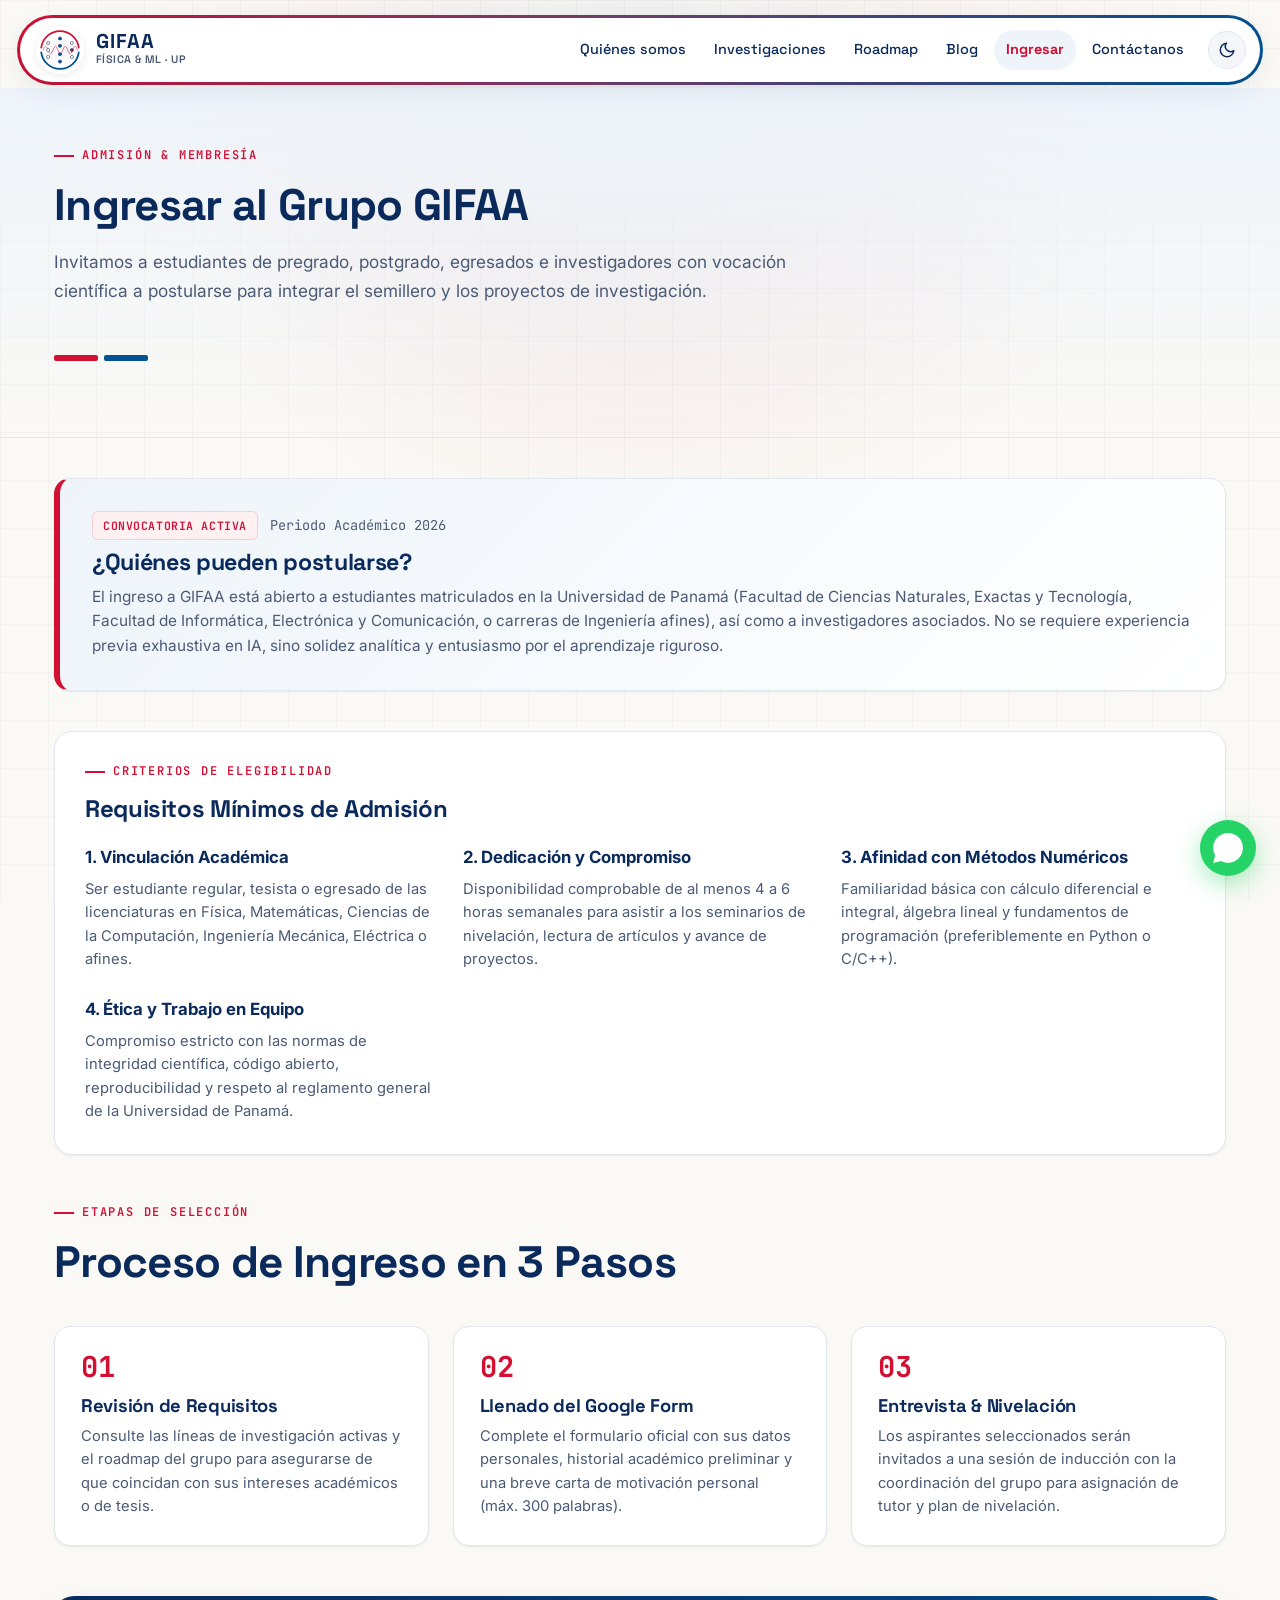
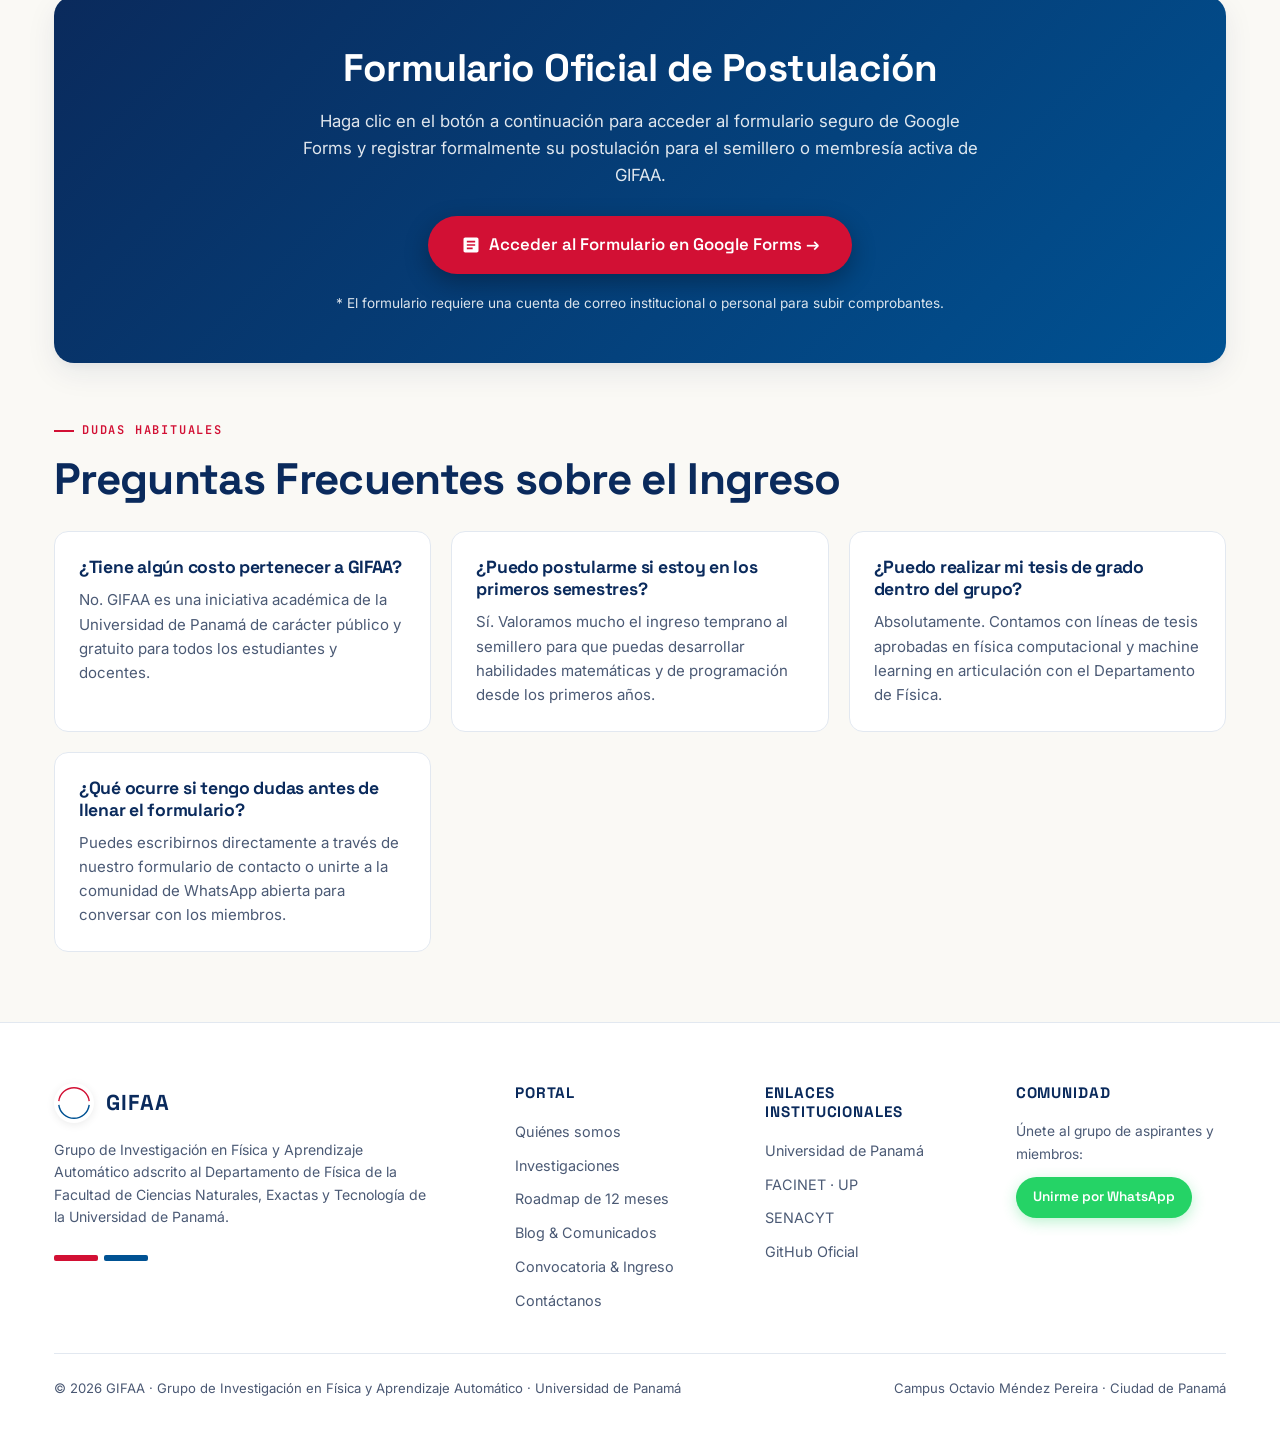
<file: ingresar.html>
<!DOCTYPE html>
<html lang="es">
<head>
  <meta charset="UTF-8">
  <meta name="viewport" content="width=device-width, initial-scale=1">
  <title>Ingresar a GIFAA — Convocatoria y Requisitos de Membresía | Universidad de Panamá</title>
  <meta name="description" content="Conozca los requisitos oficiales para formar parte del Grupo de Investigación en Física y Aprendizaje Automático (GIFAA) y acceda al formulario de postulación en Google Forms.">

  <!-- Tipografía oficial Space Grotesk, Inter y JetBrains Mono -->
  <link rel="preconnect" href="https://fonts.googleapis.com">
  <link rel="preconnect" href="https://fonts.gstatic.com" crossorigin>
  <link href="https://fonts.googleapis.com/css2?family=Space+Grotesk:wght@400;500;600;700&family=Inter:wght@300;400;500;600;700&family=JetBrains+Mono:wght@400;500;600&display=swap" rel="stylesheet">

  <link rel="stylesheet" href="css/main.css">
  <style>
    .faq-grid {
      display: grid;
      grid-template-columns: repeat(auto-fit, minmax(300px, 1fr));
      gap: 20px;
      margin-top: 24px;
    }
    .faq-item {
      background: var(--bg-surface);
      border: 1px solid var(--border-subtle);
      border-radius: 14px;
      padding: 24px;
    }
    .faq-item h4 {
      font-size: 1.1rem;
      margin-bottom: 10px;
      color: var(--navy);
    }
    .faq-item p {
      color: var(--text-muted);
      font-size: 0.94rem;
      line-height: 1.6;
    }
  </style>
</head>
<body>

  <!-- ==========================================================================
       BARRA DE NAVEGACIÓN SUPERIOR
       ========================================================================== -->
  <header class="site-header">
    <div class="nav-pill-wrapper">
      <a href="index.html" class="nav-brand" title="GIFAA — Inicio">
        <div class="nav-isotipo">
          <svg viewBox="0 0 240 240" fill="none" xmlns="http://www.w3.org/2000/svg" role="img" aria-label="Isotipo GIFAA">
            <path d="M12.8 106.8 A108 108 0 0 1 227.2 106.8" stroke="#D21034" stroke-width="10" stroke-linecap="round"/>
            <path d="M12.8 133.2 A108 108 0 0 0 227.2 133.2" stroke="#005293" stroke-width="10" stroke-linecap="round"/>
            <path d="M52 80L120 54M52 80L120 96M52 80L120 144M52 80L120 186M52 120L120 54M52 120L120 96M52 120L120 144M52 120L120 186M52 160L120 54M52 160L120 96M52 160L120 144M52 160L120 186M120 54L188 80M120 54L188 120M120 54L188 160M120 96L188 80M120 96L188 120M120 96L188 160M120 144L188 80M120 144L188 120M120 144L188 160M120 186L188 80M120 186L188 120M120 186L188 160" stroke="#0A2A5C" stroke-width="1" opacity="0.3"/>
            <path d="M24 120 Q38 76 52 120 T80 120 T108 120 T136 120 T164 120 T192 120 T220 120" stroke="#D21034" stroke-width="3" stroke-linecap="round"/>
            <g stroke="#0A2A5C" stroke-width="3">
              <circle cx="52" cy="80" r="9" fill="#FFFFFF"/><circle cx="52" cy="120" r="9" fill="#FFFFFF"/><circle cx="52" cy="160" r="9" fill="#FFFFFF"/><circle cx="120" cy="54" r="9" fill="#005293"/><circle cx="120" cy="96" r="9" fill="#005293"/><circle cx="120" cy="144" r="9" fill="#005293"/><circle cx="120" cy="186" r="9" fill="#005293"/><circle cx="188" cy="80" r="9" fill="#FFFFFF"/><circle cx="188" cy="120" r="9" fill="#D21034"/><circle cx="188" cy="160" r="9" fill="#FFFFFF"/>
            </g>
          </svg>
        </div>
        <div class="nav-brand-text">
          <span class="nav-brand-title">GIFAA</span>
          <span class="nav-brand-sub">Física &amp; ML · UP</span>
        </div>
      </a>

      <!-- Menú Desktop -->
      <div class="nav-menu-wrap">
        <nav aria-label="Menú principal">
          <ul class="nav-menu">
            <li class="nav-item"><a href="quienes-somos.html" class="nav-link">Quiénes somos</a></li>
            <li class="nav-item"><a href="investigaciones.html" class="nav-link">Investigaciones</a></li>
            <li class="nav-item"><a href="roadmap.html" class="nav-link">Roadmap</a></li>
            <li class="nav-item"><a href="blog.html" class="nav-link">Blog</a></li>
            <li class="nav-item"><a href="ingresar.html" class="nav-link active">Ingresar</a></li>
            <li class="nav-item"><a href="contactanos.html" class="nav-link">Contáctanos</a></li>
          </ul>
        </nav>

        <button class="theme-toggle-btn" aria-label="Cambiar tema">
          <svg viewBox="0 0 24 24" width="18" height="18" fill="none" stroke="currentColor" stroke-width="2"><path d="M21 12.79A9 9 0 1 1 11.21 3 7 7 0 0 0 21 12.79z"/></svg>
        </button>
      </div>

      <button class="nav-toggle" id="navToggle" aria-label="Abrir menú" aria-expanded="false">
        <span></span><span></span><span></span>
      </button>

      <div class="mobile-nav" id="mobileNav">
        <ul class="mobile-nav-list">
          <li><a href="quienes-somos.html" class="mobile-nav-link">Quiénes somos</a></li>
          <li><a href="investigaciones.html" class="mobile-nav-link">Investigaciones</a></li>
          <li><a href="roadmap.html" class="mobile-nav-link">Roadmap</a></li>
          <li><a href="blog.html" class="mobile-nav-link">Blog</a></li>
          <li><a href="ingresar.html" class="mobile-nav-link active">Ingresar</a></li>
          <li><a href="contactanos.html" class="mobile-nav-link">Contáctanos</a></li>
        </ul>
        <div class="mobile-nav-footer">
          <span style="font-size:0.85rem; color:var(--text-muted);">Tema visual</span>
          <button class="theme-toggle-btn" aria-label="Cambiar tema">
            <svg viewBox="0 0 24 24" width="18" height="18" fill="none" stroke="currentColor" stroke-width="2"><path d="M21 12.79A9 9 0 1 1 11.21 3 7 7 0 0 0 21 12.79z"/></svg>
          </button>
        </div>
      </div>
    </div>
  </header>

  <!-- ==========================================================================
       HERO DE INGRESO / CONVOCATORIA
       ========================================================================== -->
  <main>
    <section class="page-hero">
      <div class="container">
        <div class="section-eyebrow">Admisión &amp; Membresía</div>
        <h1 class="section-title">Ingresar al Grupo GIFAA</h1>
        <p class="section-lead">Invitamos a estudiantes de pregrado, postgrado, egresados e investigadores con vocación científica a postularse para integrar el semillero y los proyectos de investigación.</p>
        <div class="brand-bars"><span class="bar-red"></span><span class="bar-blue"></span></div>
      </div>
    </section>

    <section class="page-section" style="padding-top: 0;">
      <div class="container">
        <!-- Banner informativo de convocatoria -->
        <div class="admission-banner">
          <div style="display: flex; align-items: center; gap: 12px; margin-bottom: 8px;">
            <span class="badge badge-crimson">Convocatoria Activa</span>
            <span style="font-family: var(--font-mono); font-size: 0.85rem; color: var(--text-muted);">Periodo Académico 2026</span>
          </div>
          <h2 style="font-size: 1.45rem; margin-bottom: 8px; color: var(--navy);">¿Quiénes pueden postularse?</h2>
          <p style="color: var(--text-muted); font-size: 0.96rem; line-height: 1.6; margin: 0;">
            El ingreso a GIFAA está abierto a estudiantes matriculados en la Universidad de Panamá (Facultad de Ciencias Naturales, Exactas y Tecnología, Facultad de Informática, Electrónica y Comunicación, o carreras de Ingeniería afines), así como a investigadores asociados. No se requiere experiencia previa exhaustiva en IA, sino solidez analítica y entusiasmo por el aprendizaje riguroso.
          </p>
        </div>

        <!-- Requisitos mínimos para ser miembro -->
        <div class="card-formal" style="margin-bottom: 40px;">
          <div class="section-eyebrow">Criterios de Elegibilidad</div>
          <h2 style="font-size: 1.5rem; margin-bottom: 20px;">Requisitos Mínimos de Admisión</h2>

          <div style="display: grid; grid-template-columns: repeat(auto-fit, minmax(260px, 1fr)); gap: 24px;">
            <div>
              <strong style="color:var(--navy); font-size:1.05rem;">1. Vinculación Académica</strong>
              <p style="color:var(--text-muted); font-size:0.92rem; line-height:1.6; margin-top:6px;">
                Ser estudiante regular, tesista o egresado de las licenciaturas en Física, Matemáticas, Ciencias de la Computación, Ingeniería Mecánica, Eléctrica o afines.
              </p>
            </div>
            <div>
              <strong style="color:var(--navy); font-size:1.05rem;">2. Dedicación y Compromiso</strong>
              <p style="color:var(--text-muted); font-size:0.92rem; line-height:1.6; margin-top:6px;">
                Disponibilidad comprobable de al menos 4 a 6 horas semanales para asistir a los seminarios de nivelación, lectura de artículos y avance de proyectos.
              </p>
            </div>
            <div>
              <strong style="color:var(--navy); font-size:1.05rem;">3. Afinidad con Métodos Numéricos</strong>
              <p style="color:var(--text-muted); font-size:0.92rem; line-height:1.6; margin-top:6px;">
                Familiaridad básica con cálculo diferencial e integral, álgebra lineal y fundamentos de programación (preferiblemente en Python o C/C++).
              </p>
            </div>
            <div>
              <strong style="color:var(--navy); font-size:1.05rem;">4. Ética y Trabajo en Equipo</strong>
              <p style="color:var(--text-muted); font-size:0.92rem; line-height:1.6; margin-top:6px;">
                Compromiso estricto con las normas de integridad científica, código abierto, reproducibilidad y respeto al reglamento general de la Universidad de Panamá.
              </p>
            </div>
          </div>
        </div>

        <!-- Proceso de Selección Paso a Paso -->
        <div class="section-eyebrow">Etapas de Selección</div>
        <h2 class="section-title">Proceso de Ingreso en 3 Pasos</h2>

        <div class="admission-steps">
          <div class="step-card">
            <div class="step-number">01</div>
            <h3 style="font-size: 1.15rem; margin-bottom: 8px;">Revisión de Requisitos</h3>
            <p style="color: var(--text-muted); font-size: 0.92rem; line-height: 1.6;">
              Consulte las líneas de investigación activas y el roadmap del grupo para asegurarse de que coincidan con sus intereses académicos o de tesis.
            </p>
          </div>

          <div class="step-card">
            <div class="step-number">02</div>
            <h3 style="font-size: 1.15rem; margin-bottom: 8px;">Llenado del Google Form</h3>
            <p style="color: var(--text-muted); font-size: 0.92rem; line-height: 1.6;">
              Complete el formulario oficial con sus datos personales, historial académico preliminar y una breve carta de motivación personal (máx. 300 palabras).
            </p>
          </div>

          <div class="step-card">
            <div class="step-number">03</div>
            <h3 style="font-size: 1.15rem; margin-bottom: 8px;">Entrevista &amp; Nivelación</h3>
            <p style="color: var(--text-muted); font-size: 0.92rem; line-height: 1.6;">
              Los aspirantes seleccionados serán invitados a una sesión de inducción con la coordinación del grupo para asignación de tutor y plan de nivelación.
            </p>
          </div>
        </div>

        <!-- ====================================================================
             CALL TO ACTION DESTACADO CON BOTÓN A GOOGLE FORMS
             ==================================================================== -->
        <div class="cta-box-admission">
          <h2>Formulario Oficial de Postulación</h2>
          <p>
            Haga clic en el botón a continuación para acceder al formulario seguro de Google Forms y registrar formalmente su postulación para el semillero o membresía activa de GIFAA.
          </p>
          <a href="https://forms.gle/LD94SDzFLci3YfK7MPCtoe" target="_blank" rel="noopener noreferrer" class="btn btn-crimson" style="font-size: 1.05rem; padding: 14px 32px; box-shadow: 0 8px 24px rgba(0,0,0,0.3);">
            <svg viewBox="0 0 24 24" width="20" height="20" fill="currentColor" aria-hidden="true"><path d="M19 3H5c-1.1 0-2 .9-2 2v14c0 1.1.9 2 2 2h14c1.1 0 2-.9 2-2V5c0-1.1-.9-2-2-2zm-5 14H7v-2h7v2zm3-4H7v-2h10v2zm0-4H7V7h10v2z"/></svg>
            Acceder al Formulario en Google Forms →
          </a>
          <div style="margin-top: 18px; font-size: 0.85rem; opacity: 0.85;">
            * El formulario requiere una cuenta de correo institucional o personal para subir comprobantes.
          </div>
        </div>

        <!-- Preguntas Frecuentes -->
        <div style="margin-top: 50px;">
          <div class="section-eyebrow">Dudas Habituales</div>
          <h2 class="section-title">Preguntas Frecuentes sobre el Ingreso</h2>

          <div class="faq-grid">
            <div class="faq-item">
              <h4>¿Tiene algún costo pertenecer a GIFAA?</h4>
              <p>No. GIFAA es una iniciativa académica de la Universidad de Panamá de carácter público y gratuito para todos los estudiantes y docentes.</p>
            </div>
            <div class="faq-item">
              <h4>¿Puedo postularme si estoy en los primeros semestres?</h4>
              <p>Sí. Valoramos mucho el ingreso temprano al semillero para que puedas desarrollar habilidades matemáticas y de programación desde los primeros años.</p>
            </div>
            <div class="faq-item">
              <h4>¿Puedo realizar mi tesis de grado dentro del grupo?</h4>
              <p>Absolutamente. Contamos con líneas de tesis aprobadas en física computacional y machine learning en articulación con el Departamento de Física.</p>
            </div>
            <div class="faq-item">
              <h4>¿Qué ocurre si tengo dudas antes de llenar el formulario?</h4>
              <p>Puedes escribirnos directamente a través de nuestro formulario de contacto o unirte a la comunidad de WhatsApp abierta para conversar con los miembros.</p>
            </div>
          </div>
        </div>
      </div>
    </section>
  </main>

  <!-- ==========================================================================
       FOOTER INSTITUCIONAL
       ========================================================================== -->
  <footer class="site-footer">
    <div class="container">
      <div class="footer-grid">
        <div class="footer-brand-col">
          <a href="index.html" class="footer-brand">
            <div class="nav-isotipo" style="width: 40px; height: 40px;">
              <svg viewBox="0 0 240 240" fill="none"><path d="M12.8 106.8 A108 108 0 0 1 227.2 106.8" stroke="#D21034" stroke-width="10"/><path d="M12.8 133.2 A108 108 0 0 0 227.2 133.2" stroke="#005293" stroke-width="10"/></svg>
            </div>
            <span class="footer-brand-title">GIFAA</span>
          </a>
          <p class="footer-desc">Grupo de Investigación en Física y Aprendizaje Automático adscrito al Departamento de Física de la Facultad de Ciencias Naturales, Exactas y Tecnología de la Universidad de Panamá.</p>
          <div class="brand-bars"><span class="bar-red"></span><span class="bar-blue"></span></div>
        </div>
        <div class="footer-col">
          <h4>Portal</h4>
          <ul class="footer-links">
            <li><a href="quienes-somos.html">Quiénes somos</a></li>
            <li><a href="investigaciones.html">Investigaciones</a></li>
            <li><a href="roadmap.html">Roadmap de 12 meses</a></li>
            <li><a href="blog.html">Blog &amp; Comunicados</a></li>
            <li><a href="ingresar.html">Convocatoria &amp; Ingreso</a></li>
            <li><a href="contactanos.html">Contáctanos</a></li>
          </ul>
        </div>
        <div class="footer-col">
          <h4>Enlaces Institucionales</h4>
          <ul class="footer-links">
            <li><a href="https://up.ac.pa" target="_blank" rel="noopener">Universidad de Panamá</a></li>
            <li><a href="https://facinet.up.ac.pa" target="_blank" rel="noopener">FACINET · UP</a></li>
            <li><a href="https://senacyt.gob.pa" target="_blank" rel="noopener">SENACYT</a></li>
            <li><a href="https://github.com/gifaaup" target="_blank" rel="noopener">GitHub Oficial</a></li>
          </ul>
        </div>
        <div class="footer-col">
          <h4>Comunidad</h4>
          <p style="font-size:0.86rem; color:var(--text-muted); margin-bottom:12px;">Únete al grupo de aspirantes y miembros:</p>
          <a href="https://chat.whatsapp.com/LD94SDzFLci3YfK7MPCtoe" target="_blank" rel="noopener noreferrer" class="btn btn-whatsapp" style="font-size:0.85rem; padding:8px 16px;">
            Unirme por WhatsApp
          </a>
        </div>
      </div>

      <div class="footer-bottom">
        <span>© 2026 GIFAA · Grupo de Investigación en Física y Aprendizaje Automático · Universidad de Panamá</span>
        <span>Campus Octavio Méndez Pereira · Ciudad de Panamá</span>
      </div>
    </div>
  </footer>

  <a href="https://chat.whatsapp.com/LD94SDzFLci3YfK7MPCtoe" target="_blank" rel="noopener noreferrer" class="wa-fab" aria-label="Comunidad de WhatsApp">
    <svg viewBox="0 0 24 24"><path d="M.057 24l1.687-6.163c-1.041-1.804-1.588-3.849-1.587-5.946.003-6.556 5.338-11.891 11.893-11.891 3.181.001 6.167 1.24 8.413 3.488 2.245 2.248 3.481 5.236 3.48 8.414-.003 6.557-5.338 11.892-11.893 11.892-1.99-.001-3.951-.5-5.688-1.448L.057 24z"/></svg>
  </a>

  <script src="js/main.js"></script>
</body>
</html>
</file>
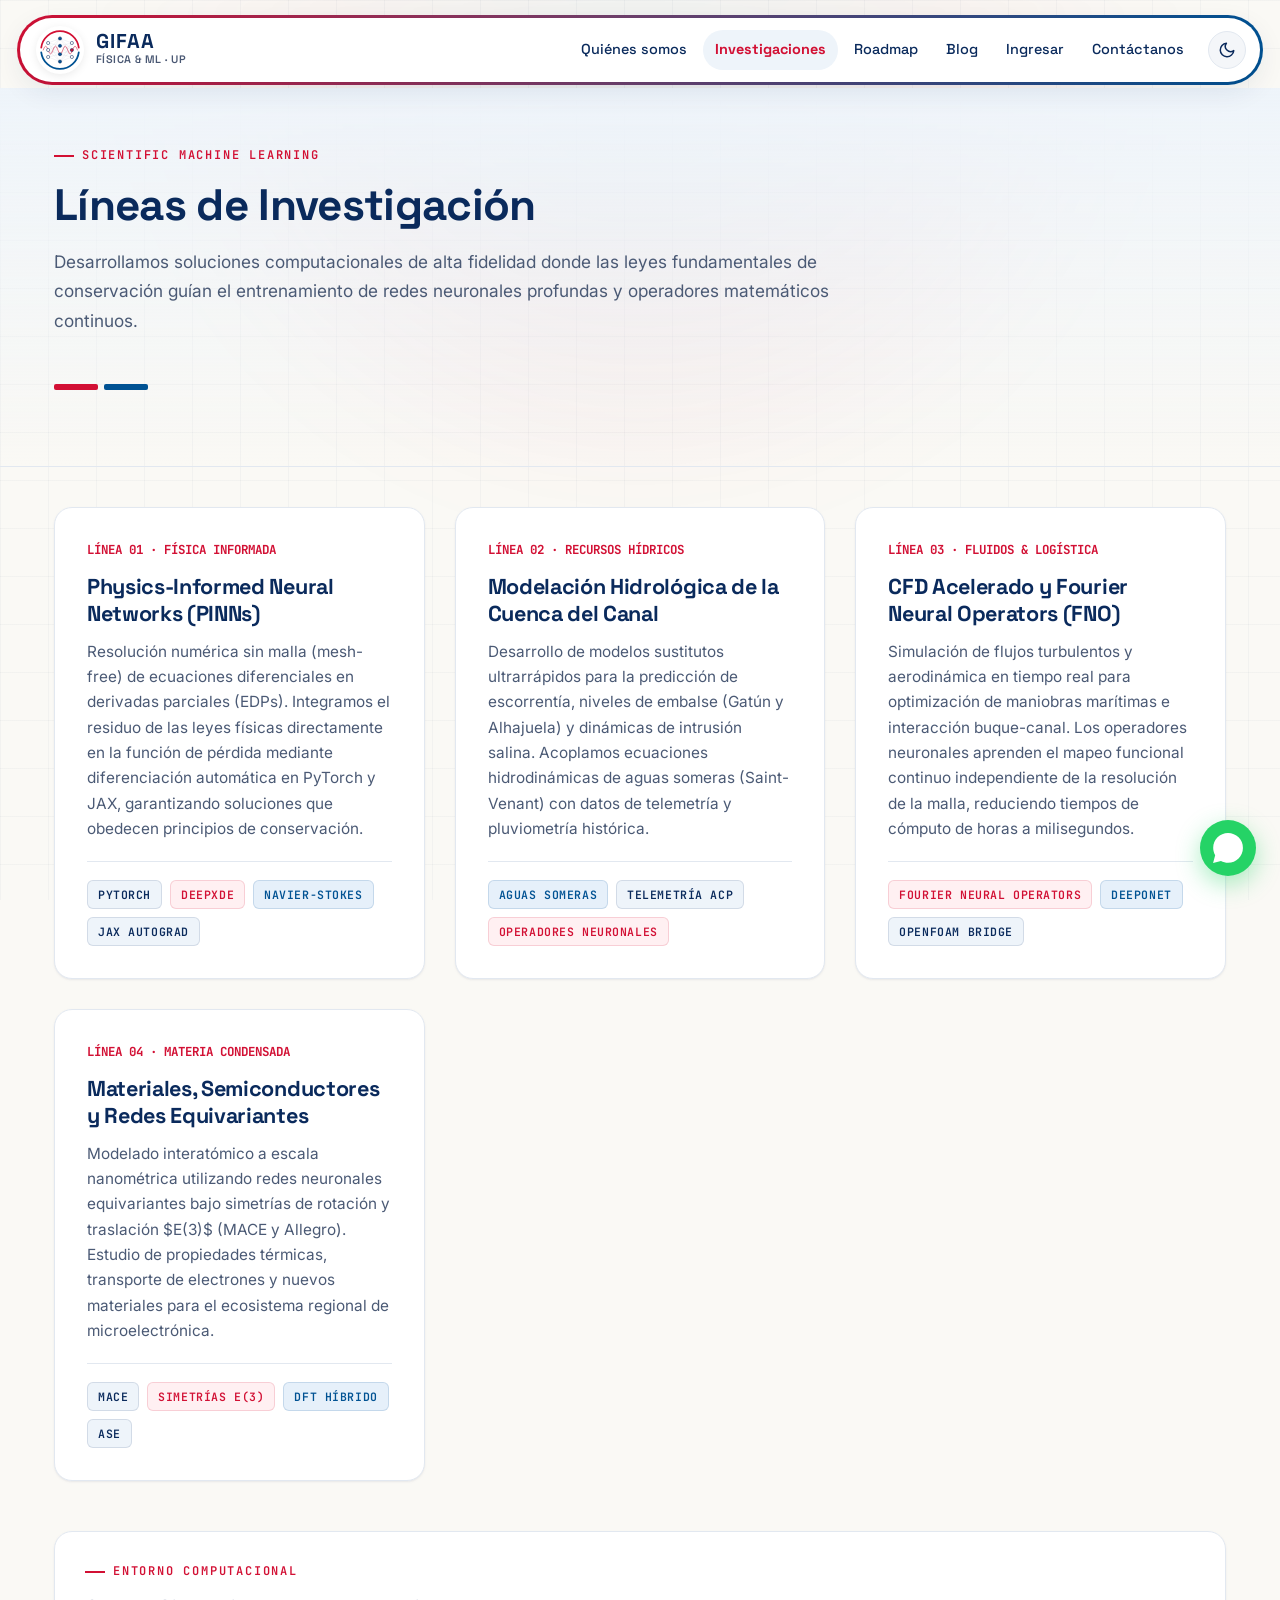
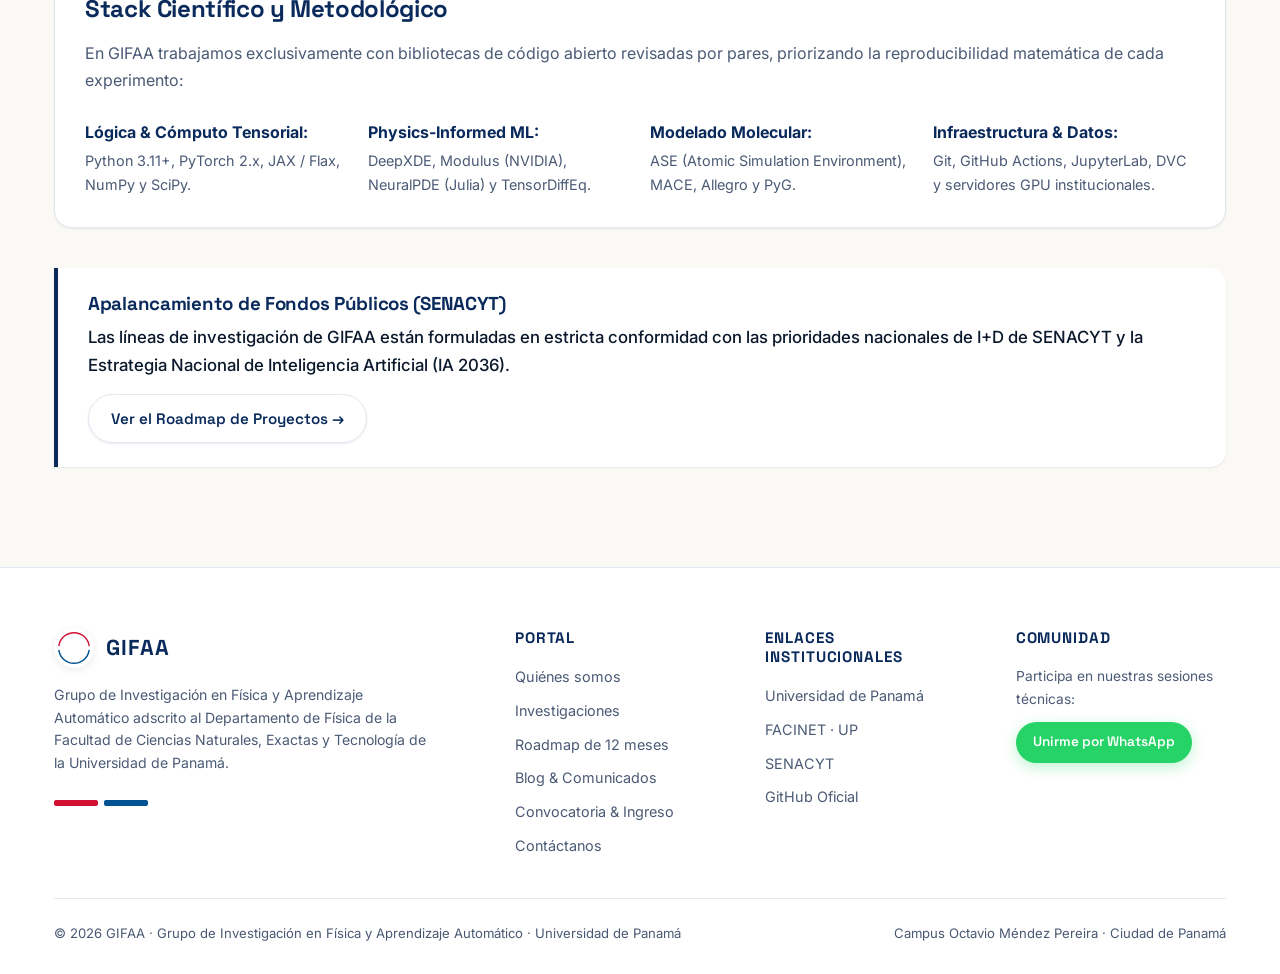
<file: investigaciones.html>
<!DOCTYPE html>
<html lang="es">
<head>
  <meta charset="UTF-8">
  <meta name="viewport" content="width=device-width, initial-scale=1">
  <title>Investigaciones — GIFAA | Universidad de Panamá</title>
  <meta name="description" content="Líneas de investigación en Scientific Machine Learning, Physics-Informed Neural Networks (PINNs), operadores neuronales y dinámica hídrica en la Universidad de Panamá.">

  <!-- Tipografía oficial Space Grotesk, Inter y JetBrains Mono -->
  <link rel="preconnect" href="https://fonts.googleapis.com">
  <link rel="preconnect" href="https://fonts.gstatic.com" crossorigin>
  <link href="https://fonts.googleapis.com/css2?family=Space+Grotesk:wght@400;500;600;700&family=Inter:wght@300;400;500;600;700&family=JetBrains+Mono:wght@400;500;600&display=swap" rel="stylesheet">

  <link rel="stylesheet" href="css/main.css">
  <style>
    .research-grid {
      display: grid;
      grid-template-columns: repeat(auto-fit, minmax(320px, 1fr));
      gap: 30px;
      margin-top: 36px;
    }
    .research-card {
      background: var(--bg-surface);
      border: 1px solid var(--border-subtle);
      border-radius: 18px;
      padding: 32px;
      box-shadow: var(--shadow-sm);
      display: flex;
      flex-direction: column;
      transition: all 0.3s ease;
      position: relative;
    }
    .research-card:hover {
      transform: translateY(-4px);
      box-shadow: var(--shadow-hover);
      border-color: rgba(10, 42, 92, 0.25);
    }
    .research-tag {
      font-family: var(--font-mono);
      font-size: 0.78rem;
      color: var(--crimson);
      font-weight: 700;
      margin-bottom: 12px;
    }
    .research-card h3 {
      font-size: 1.35rem;
      margin-bottom: 12px;
    }
    .research-card p {
      color: var(--text-muted);
      font-size: 0.96rem;
      line-height: 1.65;
      margin-bottom: 20px;
      flex-grow: 1;
    }
    .tech-pill-wrap {
      display: flex;
      flex-wrap: wrap;
      gap: 8px;
      margin-top: auto;
      padding-top: 18px;
      border-top: 1px solid var(--border-subtle);
    }
  </style>
</head>
<body>

  <!-- ==========================================================================
       BARRA DE NAVEGACIÓN SUPERIOR
       ========================================================================== -->
  <header class="site-header">
    <div class="nav-pill-wrapper">
      <a href="index.html" class="nav-brand" title="GIFAA — Inicio">
        <div class="nav-isotipo">
          <svg viewBox="0 0 240 240" fill="none" xmlns="http://www.w3.org/2000/svg" role="img" aria-label="Isotipo GIFAA">
            <path d="M12.8 106.8 A108 108 0 0 1 227.2 106.8" stroke="#D21034" stroke-width="10" stroke-linecap="round"/>
            <path d="M12.8 133.2 A108 108 0 0 0 227.2 133.2" stroke="#005293" stroke-width="10" stroke-linecap="round"/>
            <path d="M52 80L120 54M52 80L120 96M52 80L120 144M52 80L120 186M52 120L120 54M52 120L120 96M52 120L120 144M52 120L120 186M52 160L120 54M52 160L120 96M52 160L120 144M52 160L120 186M120 54L188 80M120 54L188 120M120 54L188 160M120 96L188 80M120 96L188 120M120 96L188 160M120 144L188 80M120 144L188 120M120 144L188 160M120 186L188 80M120 186L188 120M120 186L188 160" stroke="#0A2A5C" stroke-width="1" opacity="0.3"/>
            <path d="M24 120 Q38 76 52 120 T80 120 T108 120 T136 120 T164 120 T192 120 T220 120" stroke="#D21034" stroke-width="3" stroke-linecap="round"/>
            <g stroke="#0A2A5C" stroke-width="3">
              <circle cx="52" cy="80" r="9" fill="#FFFFFF"/><circle cx="52" cy="120" r="9" fill="#FFFFFF"/><circle cx="52" cy="160" r="9" fill="#FFFFFF"/><circle cx="120" cy="54" r="9" fill="#005293"/><circle cx="120" cy="96" r="9" fill="#005293"/><circle cx="120" cy="144" r="9" fill="#005293"/><circle cx="120" cy="186" r="9" fill="#005293"/><circle cx="188" cy="80" r="9" fill="#FFFFFF"/><circle cx="188" cy="120" r="9" fill="#D21034"/><circle cx="188" cy="160" r="9" fill="#FFFFFF"/>
            </g>
          </svg>
        </div>
        <div class="nav-brand-text">
          <span class="nav-brand-title">GIFAA</span>
          <span class="nav-brand-sub">Física &amp; ML · UP</span>
        </div>
      </a>

      <!-- Menú Desktop -->
      <div class="nav-menu-wrap">
        <nav aria-label="Menú principal">
          <ul class="nav-menu">
            <li class="nav-item"><a href="quienes-somos.html" class="nav-link">Quiénes somos</a></li>
            <li class="nav-item"><a href="investigaciones.html" class="nav-link active">Investigaciones</a></li>
            <li class="nav-item"><a href="roadmap.html" class="nav-link">Roadmap</a></li>
            <li class="nav-item"><a href="blog.html" class="nav-link">Blog</a></li>
            <li class="nav-item"><a href="ingresar.html" class="nav-link">Ingresar</a></li>
            <li class="nav-item"><a href="contactanos.html" class="nav-link">Contáctanos</a></li>
          </ul>
        </nav>

        <button class="theme-toggle-btn" aria-label="Cambiar tema">
          <svg viewBox="0 0 24 24" width="18" height="18" fill="none" stroke="currentColor" stroke-width="2"><path d="M21 12.79A9 9 0 1 1 11.21 3 7 7 0 0 0 21 12.79z"/></svg>
        </button>
      </div>

      <button class="nav-toggle" id="navToggle" aria-label="Abrir menú" aria-expanded="false">
        <span></span><span></span><span></span>
      </button>

      <div class="mobile-nav" id="mobileNav">
        <ul class="mobile-nav-list">
          <li><a href="quienes-somos.html" class="mobile-nav-link">Quiénes somos</a></li>
          <li><a href="investigaciones.html" class="mobile-nav-link active">Investigaciones</a></li>
          <li><a href="roadmap.html" class="mobile-nav-link">Roadmap</a></li>
          <li><a href="blog.html" class="mobile-nav-link">Blog</a></li>
          <li><a href="ingresar.html" class="mobile-nav-link">Ingresar</a></li>
          <li><a href="contactanos.html" class="mobile-nav-link">Contáctanos</a></li>
        </ul>
        <div class="mobile-nav-footer">
          <span style="font-size:0.85rem; color:var(--text-muted);">Tema visual</span>
          <button class="theme-toggle-btn" aria-label="Cambiar tema">
            <svg viewBox="0 0 24 24" width="18" height="18" fill="none" stroke="currentColor" stroke-width="2"><path d="M21 12.79A9 9 0 1 1 11.21 3 7 7 0 0 0 21 12.79z"/></svg>
          </button>
        </div>
      </div>
    </div>
  </header>

  <!-- ==========================================================================
       HERO DE INVESTIGACIONES
       ========================================================================== -->
  <main>
    <section class="page-hero">
      <div class="container">
        <div class="section-eyebrow">Scientific Machine Learning</div>
        <h1 class="section-title">Líneas de Investigación</h1>
        <p class="section-lead">Desarrollamos soluciones computacionales de alta fidelidad donde las leyes fundamentales de conservación guían el entrenamiento de redes neuronales profundas y operadores matemáticos continuos.</p>
        <div class="brand-bars"><span class="bar-red"></span><span class="bar-blue"></span></div>
      </div>
    </section>

    <section class="page-section" style="padding-top: 0;">
      <div class="container">
        <!-- Grid de las 4 Grandes Líneas -->
        <div class="research-grid">
          <!-- Línea 1: PINNs -->
          <article class="research-card">
            <span class="research-tag">LÍNEA 01 · FÍSICA INFORMADA</span>
            <h3>Physics-Informed Neural Networks (PINNs)</h3>
            <p>
              Resolución numérica sin malla (mesh-free) de ecuaciones diferenciales en derivadas parciales (EDPs). Integramos el residuo de las leyes físicas directamente en la función de pérdida mediante diferenciación automática en PyTorch y JAX, garantizando soluciones que obedecen principios de conservación.
            </p>
            <div class="tech-pill-wrap">
              <span class="badge badge-navy">PyTorch</span>
              <span class="badge badge-crimson">DeepXDE</span>
              <span class="badge badge-blue">Navier-Stokes</span>
              <span class="badge badge-navy">JAX Autograd</span>
            </div>
          </article>

          <!-- Línea 2: Hidrología y Cuenca del Canal -->
          <article class="research-card">
            <span class="research-tag">LÍNEA 02 · RECURSOS HÍDRICOS</span>
            <h3>Modelación Hidrológica de la Cuenca del Canal</h3>
            <p>
              Desarrollo de modelos sustitutos ultrarrápidos para la predicción de escorrentía, niveles de embalse (Gatún y Alhajuela) y dinámicas de intrusión salina. Acoplamos ecuaciones hidrodinámicas de aguas someras (Saint-Venant) con datos de telemetría y pluviometría histórica.
            </p>
            <div class="tech-pill-wrap">
              <span class="badge badge-blue">Aguas Someras</span>
              <span class="badge badge-navy">Telemetría ACP</span>
              <span class="badge badge-crimson">Operadores Neuronales</span>
            </div>
          </article>

          <!-- Línea 3: CFD y Operadores Continuos -->
          <article class="research-card">
            <span class="research-tag">LÍNEA 03 · FLUIDOS &amp; LOGÍSTICA</span>
            <h3>CFD Acelerado y Fourier Neural Operators (FNO)</h3>
            <p>
              Simulación de flujos turbulentos y aerodinámica en tiempo real para optimización de maniobras marítimas e interacción buque-canal. Los operadores neuronales aprenden el mapeo funcional continuo independiente de la resolución de la malla, reduciendo tiempos de cómputo de horas a milisegundos.
            </p>
            <div class="tech-pill-wrap">
              <span class="badge badge-crimson">Fourier Neural Operators</span>
              <span class="badge badge-blue">DeepONet</span>
              <span class="badge badge-navy">OpenFOAM Bridge</span>
            </div>
          </article>

          <!-- Línea 4: Semiconductores y Materiales -->
          <article class="research-card">
            <span class="research-tag">LÍNEA 04 · MATERIA CONDENSADA</span>
            <h3>Materiales, Semiconductores y Redes Equivariantes</h3>
            <p>
              Modelado interatómico a escala nanométrica utilizando redes neuronales equivariantes bajo simetrías de rotación y traslación $E(3)$ (MACE y Allegro). Estudio de propiedades térmicas, transporte de electrones y nuevos materiales para el ecosistema regional de microelectrónica.
            </p>
            <div class="tech-pill-wrap">
              <span class="badge badge-navy">MACE</span>
              <span class="badge badge-crimson">Simetrías E(3)</span>
              <span class="badge badge-blue">DFT Híbrido</span>
              <span class="badge badge-navy">ASE</span>
            </div>
          </article>
        </div>

        <!-- Stack Tecnológico Formal -->
        <div class="card-formal" style="margin-top: 50px;">
          <div class="section-eyebrow">Entorno Computacional</div>
          <h2 style="font-size: 1.5rem; margin-bottom: 16px;">Stack Científico y Metodológico</h2>
          <p style="color: var(--text-muted); line-height: 1.7; margin-bottom: 24px;">
            En GIFAA trabajamos exclusivamente con bibliotecas de código abierto revisadas por pares, priorizando la reproducibilidad matemática de cada experimento:
          </p>
          <div style="display: grid; grid-template-columns: repeat(auto-fit, minmax(220px, 1fr)); gap: 20px;">
            <div>
              <strong style="color:var(--navy);">Lógica &amp; Cómputo Tensorial:</strong>
              <p style="color:var(--text-muted); font-size:0.9rem; margin-top:4px;">Python 3.11+, PyTorch 2.x, JAX / Flax, NumPy y SciPy.</p>
            </div>
            <div>
              <strong style="color:var(--navy);">Physics-Informed ML:</strong>
              <p style="color:var(--text-muted); font-size:0.9rem; margin-top:4px;">DeepXDE, Modulus (NVIDIA), NeuralPDE (Julia) y TensorDiffEq.</p>
            </div>
            <div>
              <strong style="color:var(--navy);">Modelado Molecular:</strong>
              <p style="color:var(--text-muted); font-size:0.9rem; margin-top:4px;">ASE (Atomic Simulation Environment), MACE, Allegro y PyG.</p>
            </div>
            <div>
              <strong style="color:var(--navy);">Infraestructura &amp; Datos:</strong>
              <p style="color:var(--text-muted); font-size:0.9rem; margin-top:4px;">Git, GitHub Actions, JupyterLab, DVC y servidores GPU institucionales.</p>
            </div>
          </div>
        </div>

        <!-- Convocatorias SENACYT y Proyectos -->
        <div class="quote-box" style="margin-top: 40px;">
          <h3 style="margin-bottom: 8px;">Apalancamiento de Fondos Públicos (SENACYT)</h3>
          <p style="margin-bottom: 14px;">
            Las líneas de investigación de GIFAA están formuladas en estricta conformidad con las prioridades nacionales de I+D de SENACYT y la Estrategia Nacional de Inteligencia Artificial (IA 2036).
          </p>
          <a href="roadmap.html" class="btn btn-secondary">Ver el Roadmap de Proyectos →</a>
        </div>
      </div>
    </section>
  </main>

  <!-- ==========================================================================
       FOOTER INSTITUCIONAL
       ========================================================================== -->
  <footer class="site-footer">
    <div class="container">
      <div class="footer-grid">
        <div class="footer-brand-col">
          <a href="index.html" class="footer-brand">
            <div class="nav-isotipo" style="width: 40px; height: 40px;">
              <svg viewBox="0 0 240 240" fill="none"><path d="M12.8 106.8 A108 108 0 0 1 227.2 106.8" stroke="#D21034" stroke-width="10"/><path d="M12.8 133.2 A108 108 0 0 0 227.2 133.2" stroke="#005293" stroke-width="10"/></svg>
            </div>
            <span class="footer-brand-title">GIFAA</span>
          </a>
          <p class="footer-desc">Grupo de Investigación en Física y Aprendizaje Automático adscrito al Departamento de Física de la Facultad de Ciencias Naturales, Exactas y Tecnología de la Universidad de Panamá.</p>
          <div class="brand-bars"><span class="bar-red"></span><span class="bar-blue"></span></div>
        </div>
        <div class="footer-col">
          <h4>Portal</h4>
          <ul class="footer-links">
            <li><a href="quienes-somos.html">Quiénes somos</a></li>
            <li><a href="investigaciones.html">Investigaciones</a></li>
            <li><a href="roadmap.html">Roadmap de 12 meses</a></li>
            <li><a href="blog.html">Blog &amp; Comunicados</a></li>
            <li><a href="ingresar.html">Convocatoria &amp; Ingreso</a></li>
            <li><a href="contactanos.html">Contáctanos</a></li>
          </ul>
        </div>
        <div class="footer-col">
          <h4>Enlaces Institucionales</h4>
          <ul class="footer-links">
            <li><a href="https://up.ac.pa" target="_blank" rel="noopener">Universidad de Panamá</a></li>
            <li><a href="https://facinet.up.ac.pa" target="_blank" rel="noopener">FACINET · UP</a></li>
            <li><a href="https://senacyt.gob.pa" target="_blank" rel="noopener">SENACYT</a></li>
            <li><a href="https://github.com/gifaaup" target="_blank" rel="noopener">GitHub Oficial</a></li>
          </ul>
        </div>
        <div class="footer-col">
          <h4>Comunidad</h4>
          <p style="font-size:0.86rem; color:var(--text-muted); margin-bottom:12px;">Participa en nuestras sesiones técnicas:</p>
          <a href="https://chat.whatsapp.com/LD94SDzFLci3YfK7MPCtoe" target="_blank" rel="noopener noreferrer" class="btn btn-whatsapp" style="font-size:0.85rem; padding:8px 16px;">
            Unirme por WhatsApp
          </a>
        </div>
      </div>

      <div class="footer-bottom">
        <span>© 2026 GIFAA · Grupo de Investigación en Física y Aprendizaje Automático · Universidad de Panamá</span>
        <span>Campus Octavio Méndez Pereira · Ciudad de Panamá</span>
      </div>
    </div>
  </footer>

  <a href="https://chat.whatsapp.com/LD94SDzFLci3YfK7MPCtoe" target="_blank" rel="noopener noreferrer" class="wa-fab" aria-label="Comunidad de WhatsApp">
    <svg viewBox="0 0 24 24"><path d="M.057 24l1.687-6.163c-1.041-1.804-1.588-3.849-1.587-5.946.003-6.556 5.338-11.891 11.893-11.891 3.181.001 6.167 1.24 8.413 3.488 2.245 2.248 3.481 5.236 3.48 8.414-.003 6.557-5.338 11.892-11.893 11.892-1.99-.001-3.951-.5-5.688-1.448L.057 24z"/></svg>
  </a>

  <script src="js/main.js"></script>
</body>
</html>
</file>
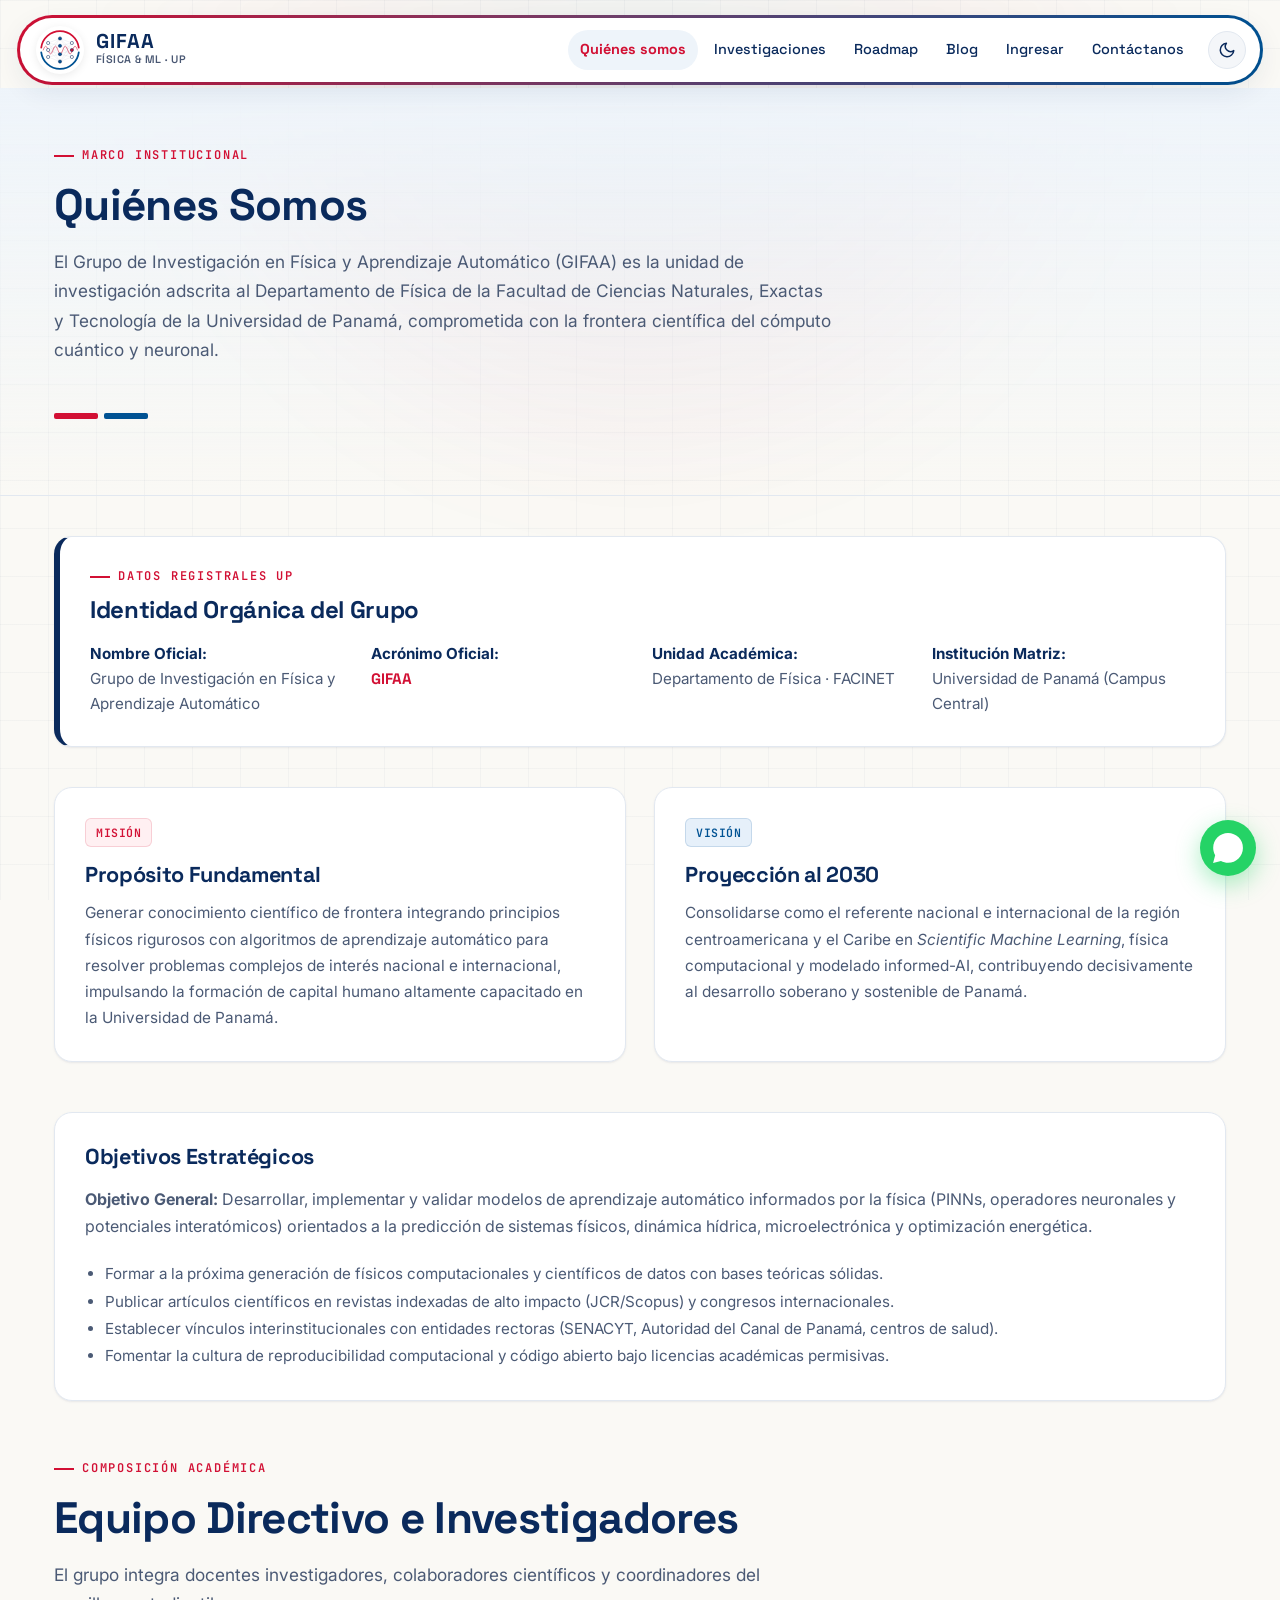
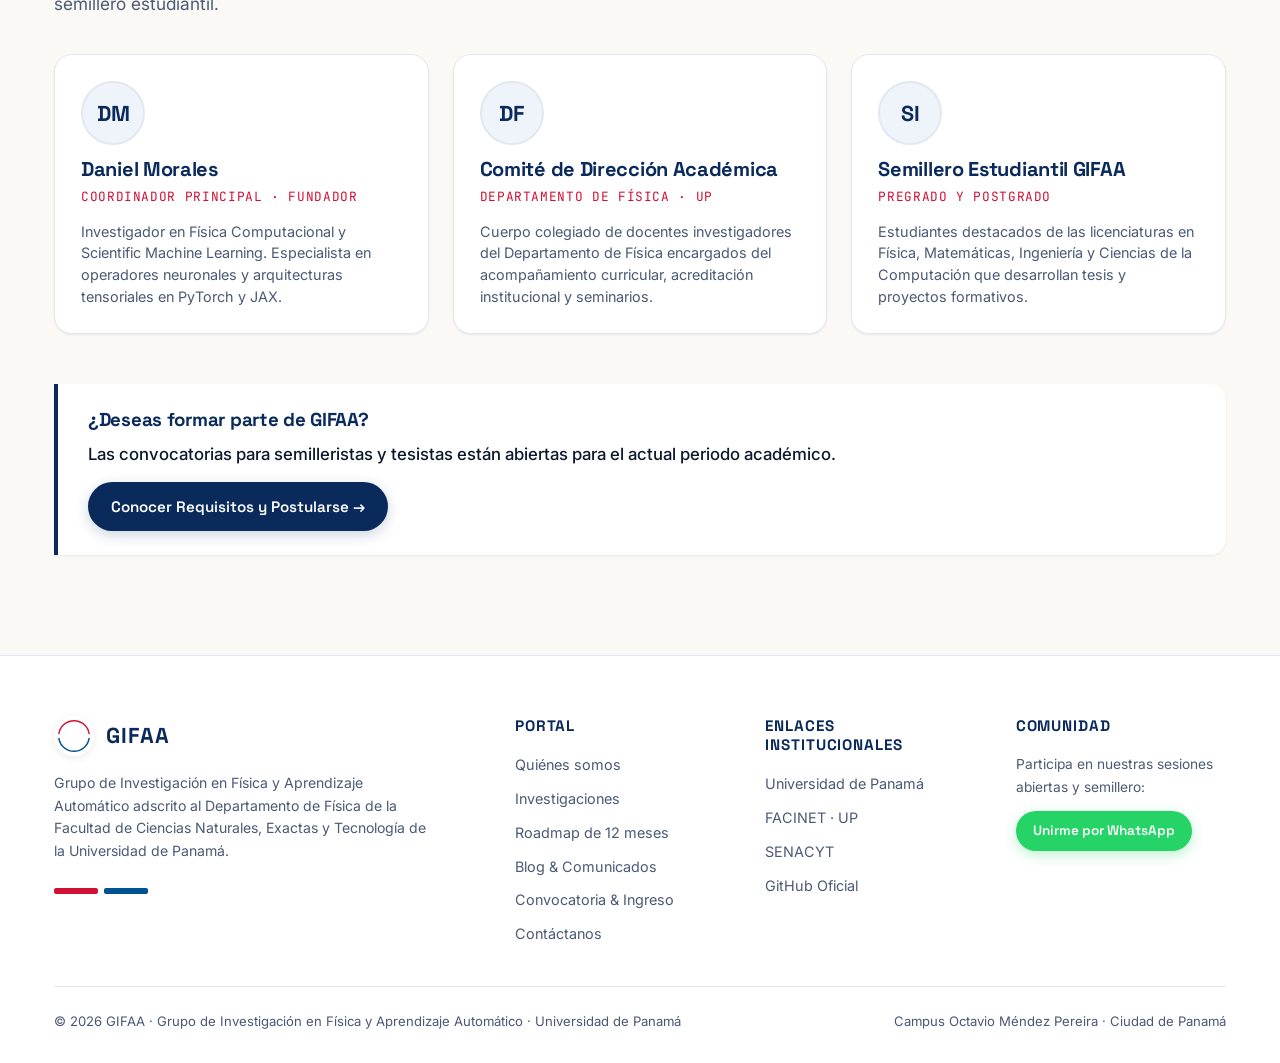
<file: quienes-somos.html>
<!DOCTYPE html>
<html lang="es">
<head>
  <meta charset="UTF-8">
  <meta name="viewport" content="width=device-width, initial-scale=1">
  <title>Quiénes Somos — GIFAA | Universidad de Panamá</title>
  <meta name="description" content="Misión, visión, objetivos institucionales y equipo fundador del Grupo de Investigación en Física y Aprendizaje Automático (GIFAA) en la Universidad de Panamá.">

  <!-- Tipografía oficial Space Grotesk, Inter y JetBrains Mono -->
  <link rel="preconnect" href="https://fonts.googleapis.com">
  <link rel="preconnect" href="https://fonts.gstatic.com" crossorigin>
  <link href="https://fonts.googleapis.com/css2?family=Space+Grotesk:wght@400;500;600;700&family=Inter:wght@300;400;500;600;700&family=JetBrains+Mono:wght@400;500;600&display=swap" rel="stylesheet">

  <link rel="stylesheet" href="css/main.css">
  <style>
    .members-grid {
      display: grid;
      grid-template-columns: repeat(auto-fit, minmax(280px, 1fr));
      gap: 24px;
      margin-top: 30px;
    }
    .member-card {
      background: var(--bg-surface);
      border: 1px solid var(--border-subtle);
      border-radius: 18px;
      padding: 26px;
      box-shadow: var(--shadow-sm);
      display: flex;
      flex-direction: column;
      gap: 12px;
      transition: all 0.3s ease;
    }
    .member-card:hover {
      transform: translateY(-4px);
      box-shadow: var(--shadow-hover);
      border-color: rgba(10, 42, 92, 0.25);
    }
    .member-avatar {
      width: 64px;
      height: 64px;
      border-radius: 50%;
      background: var(--navy-light);
      display: flex;
      align-items: center;
      justify-content: center;
      color: var(--navy);
      font-family: var(--font-brand);
      font-size: 1.35rem;
      font-weight: 700;
      border: 2px solid var(--border-subtle);
    }
    .member-name {
      font-size: 1.25rem;
      margin: 0;
    }
    .member-role {
      font-family: var(--font-mono);
      font-size: 0.8rem;
      color: var(--crimson);
      text-transform: uppercase;
      letter-spacing: 0.05em;
    }
    .member-affiliation {
      font-size: 0.9rem;
      color: var(--text-muted);
      line-height: 1.5;
    }
  </style>
</head>
<body>

  <!-- ==========================================================================
       BARRA DE NAVEGACIÓN SUPERIOR (new-brand-start.png)
       ========================================================================== -->
  <header class="site-header">
    <div class="nav-pill-wrapper">
      <a href="index.html" class="nav-brand" title="GIFAA — Inicio">
        <div class="nav-isotipo">
          <svg viewBox="0 0 240 240" fill="none" xmlns="http://www.w3.org/2000/svg" role="img" aria-label="Isotipo GIFAA">
            <path d="M12.8 106.8 A108 108 0 0 1 227.2 106.8" stroke="#D21034" stroke-width="10" stroke-linecap="round"/>
            <path d="M12.8 133.2 A108 108 0 0 0 227.2 133.2" stroke="#005293" stroke-width="10" stroke-linecap="round"/>
            <path d="M52 80L120 54M52 80L120 96M52 80L120 144M52 80L120 186M52 120L120 54M52 120L120 96M52 120L120 144M52 120L120 186M52 160L120 54M52 160L120 96M52 160L120 144M52 160L120 186M120 54L188 80M120 54L188 120M120 54L188 160M120 96L188 80M120 96L188 120M120 96L188 160M120 144L188 80M120 144L188 120M120 144L188 160M120 186L188 80M120 186L188 120M120 186L188 160" stroke="#0A2A5C" stroke-width="1" opacity="0.3"/>
            <path d="M24 120 Q38 76 52 120 T80 120 T108 120 T136 120 T164 120 T192 120 T220 120" stroke="#D21034" stroke-width="3" stroke-linecap="round"/>
            <g stroke="#0A2A5C" stroke-width="3">
              <circle cx="52" cy="80" r="9" fill="#FFFFFF"/><circle cx="52" cy="120" r="9" fill="#FFFFFF"/><circle cx="52" cy="160" r="9" fill="#FFFFFF"/><circle cx="120" cy="54" r="9" fill="#005293"/><circle cx="120" cy="96" r="9" fill="#005293"/><circle cx="120" cy="144" r="9" fill="#005293"/><circle cx="120" cy="186" r="9" fill="#005293"/><circle cx="188" cy="80" r="9" fill="#FFFFFF"/><circle cx="188" cy="120" r="9" fill="#D21034"/><circle cx="188" cy="160" r="9" fill="#FFFFFF"/>
            </g>
          </svg>
        </div>
        <div class="nav-brand-text">
          <span class="nav-brand-title">GIFAA</span>
          <span class="nav-brand-sub">Física &amp; ML · UP</span>
        </div>
      </a>

      <!-- Menú Desktop -->
      <div class="nav-menu-wrap">
        <nav aria-label="Menú principal">
          <ul class="nav-menu">
            <li class="nav-item"><a href="quienes-somos.html" class="nav-link active">Quiénes somos</a></li>
            <li class="nav-item"><a href="investigaciones.html" class="nav-link">Investigaciones</a></li>
            <li class="nav-item"><a href="roadmap.html" class="nav-link">Roadmap</a></li>
            <li class="nav-item"><a href="blog.html" class="nav-link">Blog</a></li>
            <li class="nav-item"><a href="ingresar.html" class="nav-link">Ingresar</a></li>
            <li class="nav-item"><a href="contactanos.html" class="nav-link">Contáctanos</a></li>
          </ul>
        </nav>

        <button class="theme-toggle-btn" aria-label="Cambiar tema">
          <svg viewBox="0 0 24 24" width="18" height="18" fill="none" stroke="currentColor" stroke-width="2"><path d="M21 12.79A9 9 0 1 1 11.21 3 7 7 0 0 0 21 12.79z"/></svg>
        </button>
      </div>

      <button class="nav-toggle" id="navToggle" aria-label="Abrir menú" aria-expanded="false">
        <span></span><span></span><span></span>
      </button>

      <div class="mobile-nav" id="mobileNav">
        <ul class="mobile-nav-list">
          <li><a href="quienes-somos.html" class="mobile-nav-link active">Quiénes somos</a></li>
          <li><a href="investigaciones.html" class="mobile-nav-link">Investigaciones</a></li>
          <li><a href="roadmap.html" class="mobile-nav-link">Roadmap</a></li>
          <li><a href="blog.html" class="mobile-nav-link">Blog</a></li>
          <li><a href="ingresar.html" class="mobile-nav-link">Ingresar</a></li>
          <li><a href="contactanos.html" class="mobile-nav-link">Contáctanos</a></li>
        </ul>
        <div class="mobile-nav-footer">
          <span style="font-size:0.85rem; color:var(--text-muted);">Tema visual</span>
          <button class="theme-toggle-btn" aria-label="Cambiar tema">
            <svg viewBox="0 0 24 24" width="18" height="18" fill="none" stroke="currentColor" stroke-width="2"><path d="M21 12.79A9 9 0 1 1 11.21 3 7 7 0 0 0 21 12.79z"/></svg>
          </button>
        </div>
      </div>
    </div>
  </header>

  <!-- ==========================================================================
       CONTENIDO INSTITUCIONAL
       ========================================================================== -->
  <main>
    <section class="page-hero">
      <div class="container">
        <div class="section-eyebrow">Marco Institucional</div>
        <h1 class="section-title">Quiénes Somos</h1>
        <p class="section-lead">El Grupo de Investigación en Física y Aprendizaje Automático (GIFAA) es la unidad de investigación adscrita al Departamento de Física de la Facultad de Ciencias Naturales, Exactas y Tecnología de la Universidad de Panamá, comprometida con la frontera científica del cómputo cuántico y neuronal.</p>
        <div class="brand-bars"><span class="bar-red"></span><span class="bar-blue"></span></div>
      </div>
    </section>

    <section class="page-section" style="padding-top: 0;">
      <div class="container">
        <!-- Ficha de Registro Institucional -->
        <div class="card-formal" style="margin-bottom: 40px; border-left: 6px solid var(--navy);">
          <div class="section-eyebrow" style="margin-bottom: 8px;">Datos Registrales UP</div>
          <h2 style="font-size: 1.5rem; margin-bottom: 16px;">Identidad Orgánica del Grupo</h2>
          <div style="display: grid; grid-template-columns: repeat(auto-fit, minmax(240px, 1fr)); gap: 18px; font-size: 0.95rem;">
            <div>
              <strong style="color:var(--navy);">Nombre Oficial:</strong><br>
              <span style="color:var(--text-muted);">Grupo de Investigación en Física y Aprendizaje Automático</span>
            </div>
            <div>
              <strong style="color:var(--navy);">Acrónimo Oficial:</strong><br>
              <span style="color:var(--crimson); font-family:var(--font-brand); font-weight:700;">GIFAA</span>
            </div>
            <div>
              <strong style="color:var(--navy);">Unidad Académica:</strong><br>
              <span style="color:var(--text-muted);">Departamento de Física · FACINET</span>
            </div>
            <div>
              <strong style="color:var(--navy);">Institución Matriz:</strong><br>
              <span style="color:var(--text-muted);">Universidad de Panamá (Campus Central)</span>
            </div>
          </div>
        </div>

        <!-- Misión, Visión y Objetivos -->
        <div style="display: grid; grid-template-columns: repeat(auto-fit, minmax(320px, 1fr)); gap: 28px; margin-bottom: 50px;">
          <div class="card-formal">
            <span class="badge badge-crimson" style="align-self: flex-start; margin-bottom: 14px;">Misión</span>
            <h3 style="font-size: 1.35rem; margin-bottom: 12px;">Propósito Fundamental</h3>
            <p style="color: var(--text-muted); font-size: 0.96rem; line-height: 1.7;">
              Generar conocimiento científico de frontera integrando principios físicos rigurosos con algoritmos de aprendizaje automático para resolver problemas complejos de interés nacional e internacional, impulsando la formación de capital humano altamente capacitado en la Universidad de Panamá.
            </p>
          </div>

          <div class="card-formal">
            <span class="badge badge-blue" style="align-self: flex-start; margin-bottom: 14px;">Visión</span>
            <h3 style="font-size: 1.35rem; margin-bottom: 12px;">Proyección al 2030</h3>
            <p style="color: var(--text-muted); font-size: 0.96rem; line-height: 1.7;">
              Consolidarse como el referente nacional e internacional de la región centroamericana y el Caribe en <em>Scientific Machine Learning</em>, física computacional y modelado informed-AI, contribuyendo decisivamente al desarrollo soberano y sostenible de Panamá.
            </p>
          </div>
        </div>

        <!-- Objetivo General y Específicos -->
        <div class="card-formal" style="margin-bottom: 50px;">
          <h3 style="font-size: 1.35rem; margin-bottom: 16px;">Objetivos Estratégicos</h3>
          <p style="color: var(--text-muted); line-height: 1.7; margin-bottom: 20px;">
            <strong>Objetivo General:</strong> Desarrollar, implementar y validar modelos de aprendizaje automático informados por la física (PINNs, operadores neuronales y potenciales interatómicos) orientados a la predicción de sistemas físicos, dinámica hídrica, microelectrónica y optimización energética.
          </p>
          <ul style="color: var(--text-muted); padding-left: 20px; line-height: 1.8; font-size: 0.95rem;">
            <li>Formar a la próxima generación de físicos computacionales y científicos de datos con bases teóricas sólidas.</li>
            <li>Publicar artículos científicos en revistas indexadas de alto impacto (JCR/Scopus) y congresos internacionales.</li>
            <li>Establecer vínculos interinstitucionales con entidades rectoras (SENACYT, Autoridad del Canal de Panamá, centros de salud).</li>
            <li>Fomentar la cultura de reproducibilidad computacional y código abierto bajo licencias académicas permisivas.</li>
          </ul>
        </div>

        <!-- Equipo Fundador y Directiva -->
        <div>
          <div class="section-eyebrow">Composición Académica</div>
          <h2 class="section-title">Equipo Directivo e Investigadores</h2>
          <p class="section-lead">El grupo integra docentes investigadores, colaboradores científicos y coordinadores del semillero estudiantil.</p>

          <div class="members-grid">
            <div class="member-card">
              <div class="member-avatar">DM</div>
              <div>
                <h3 class="member-name">Daniel Morales</h3>
                <span class="member-role">Coordinador Principal · Fundador</span>
              </div>
              <p class="member-affiliation">Investigador en Física Computacional y Scientific Machine Learning. Especialista en operadores neuronales y arquitecturas tensoriales en PyTorch y JAX.</p>
            </div>

            <div class="member-card">
              <div class="member-avatar">DF</div>
              <div>
                <h3 class="member-name">Comité de Dirección Académica</h3>
                <span class="member-role">Departamento de Física · UP</span>
              </div>
              <p class="member-affiliation">Cuerpo colegiado de docentes investigadores del Departamento de Física encargados del acompañamiento curricular, acreditación institucional y seminarios.</p>
            </div>

            <div class="member-card">
              <div class="member-avatar">SI</div>
              <div>
                <h3 class="member-name">Semillero Estudiantil GIFAA</h3>
                <span class="member-role">Pregrado y Postgrado</span>
              </div>
              <p class="member-affiliation">Estudiantes destacados de las licenciaturas en Física, Matemáticas, Ingeniería y Ciencias de la Computación que desarrollan tesis y proyectos formativos.</p>
            </div>
          </div>
        </div>

        <!-- Llamado a postularse -->
        <div class="quote-box" style="margin-top: 50px;">
          <h3 style="margin-bottom: 8px;">¿Deseas formar parte de GIFAA?</h3>
          <p style="margin-bottom: 14px;">Las convocatorias para semilleristas y tesistas están abiertas para el actual periodo académico.</p>
          <a href="ingresar.html" class="btn btn-primary">Conocer Requisitos y Postularse →</a>
        </div>
      </div>
    </section>
  </main>

  <!-- ==========================================================================
       FOOTER INSTITUCIONAL
       ========================================================================== -->
  <footer class="site-footer">
    <div class="container">
      <div class="footer-grid">
        <div class="footer-brand-col">
          <a href="index.html" class="footer-brand">
            <div class="nav-isotipo" style="width: 40px; height: 40px;">
              <svg viewBox="0 0 240 240" fill="none"><path d="M12.8 106.8 A108 108 0 0 1 227.2 106.8" stroke="#D21034" stroke-width="10"/><path d="M12.8 133.2 A108 108 0 0 0 227.2 133.2" stroke="#005293" stroke-width="10"/></svg>
            </div>
            <span class="footer-brand-title">GIFAA</span>
          </a>
          <p class="footer-desc">Grupo de Investigación en Física y Aprendizaje Automático adscrito al Departamento de Física de la Facultad de Ciencias Naturales, Exactas y Tecnología de la Universidad de Panamá.</p>
          <div class="brand-bars"><span class="bar-red"></span><span class="bar-blue"></span></div>
        </div>
        <div class="footer-col">
          <h4>Portal</h4>
          <ul class="footer-links">
            <li><a href="quienes-somos.html">Quiénes somos</a></li>
            <li><a href="investigaciones.html">Investigaciones</a></li>
            <li><a href="roadmap.html">Roadmap de 12 meses</a></li>
            <li><a href="blog.html">Blog &amp; Comunicados</a></li>
            <li><a href="ingresar.html">Convocatoria &amp; Ingreso</a></li>
            <li><a href="contactanos.html">Contáctanos</a></li>
          </ul>
        </div>
        <div class="footer-col">
          <h4>Enlaces Institucionales</h4>
          <ul class="footer-links">
            <li><a href="https://up.ac.pa" target="_blank" rel="noopener">Universidad de Panamá</a></li>
            <li><a href="https://facinet.up.ac.pa" target="_blank" rel="noopener">FACINET · UP</a></li>
            <li><a href="https://senacyt.gob.pa" target="_blank" rel="noopener">SENACYT</a></li>
            <li><a href="https://github.com/gifaaup" target="_blank" rel="noopener">GitHub Oficial</a></li>
          </ul>
        </div>
        <div class="footer-col">
          <h4>Comunidad</h4>
          <p style="font-size:0.86rem; color:var(--text-muted); margin-bottom:12px;">Participa en nuestras sesiones abiertas y semillero:</p>
          <a href="https://chat.whatsapp.com/LD94SDzFLci3YfK7MPCtoe" target="_blank" rel="noopener noreferrer" class="btn btn-whatsapp" style="font-size:0.85rem; padding:8px 16px;">
            Unirme por WhatsApp
          </a>
        </div>
      </div>

      <div class="footer-bottom">
        <span>© 2026 GIFAA · Grupo de Investigación en Física y Aprendizaje Automático · Universidad de Panamá</span>
        <span>Campus Octavio Méndez Pereira · Ciudad de Panamá</span>
      </div>
    </div>
  </footer>

  <a href="https://chat.whatsapp.com/LD94SDzFLci3YfK7MPCtoe" target="_blank" rel="noopener noreferrer" class="wa-fab" aria-label="Comunidad de WhatsApp">
    <svg viewBox="0 0 24 24"><path d="M.057 24l1.687-6.163c-1.041-1.804-1.588-3.849-1.587-5.946.003-6.556 5.338-11.891 11.893-11.891 3.181.001 6.167 1.24 8.413 3.488 2.245 2.248 3.481 5.236 3.48 8.414-.003 6.557-5.338 11.892-11.893 11.892-1.99-.001-3.951-.5-5.688-1.448L.057 24z"/></svg>
  </a>

  <script src="js/main.js"></script>
</body>
</html>
</file>
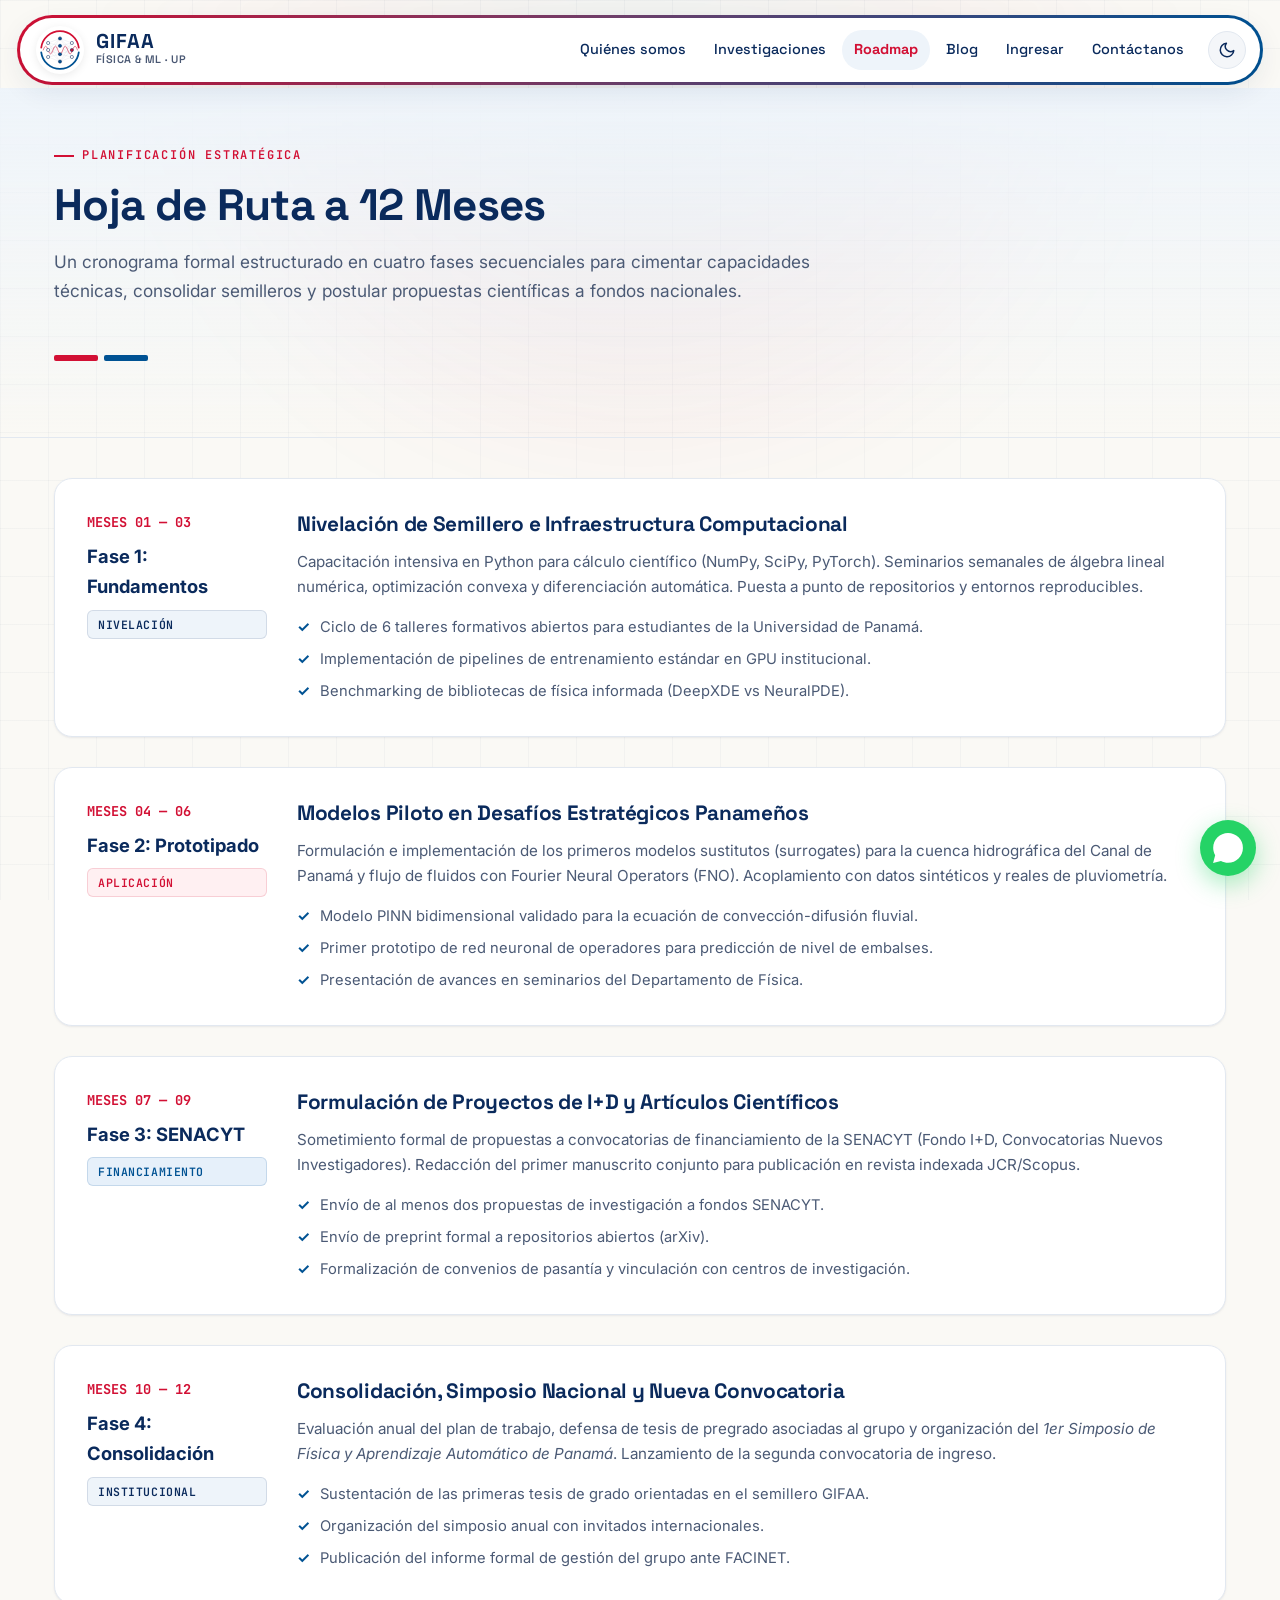
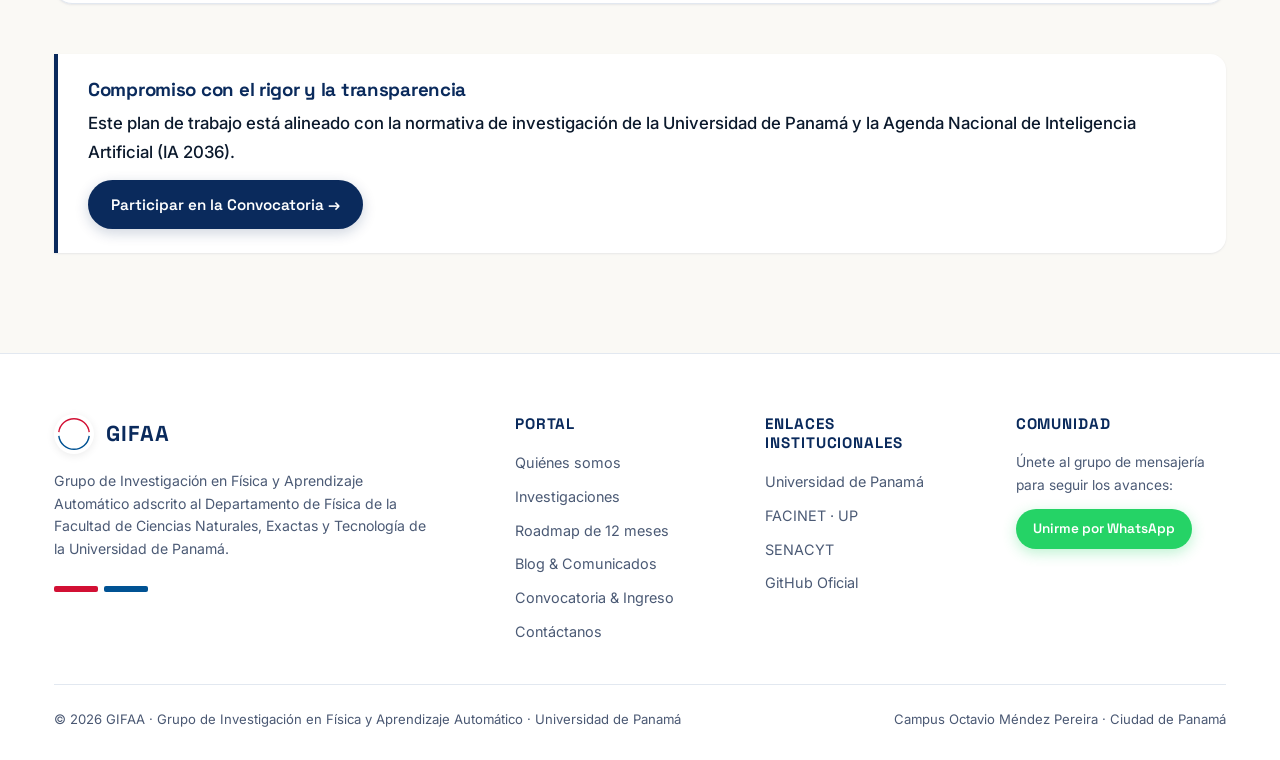
<file: roadmap.html>
<!DOCTYPE html>
<html lang="es">
<head>
  <meta charset="UTF-8">
  <meta name="viewport" content="width=device-width, initial-scale=1">
  <title>Roadmap — GIFAA | Universidad de Panamá</title>
  <meta name="description" content="Plan de trabajo y hoja de ruta formal a 12 meses del Grupo de Investigación en Física y Aprendizaje Automático de la Universidad de Panamá.">

  <!-- Tipografía oficial Space Grotesk, Inter y JetBrains Mono -->
  <link rel="preconnect" href="https://fonts.googleapis.com">
  <link rel="preconnect" href="https://fonts.gstatic.com" crossorigin>
  <link href="https://fonts.googleapis.com/css2?family=Space+Grotesk:wght@400;500;600;700&family=Inter:wght@300;400;500;600;700&family=JetBrains+Mono:wght@400;500;600&display=swap" rel="stylesheet">

  <link rel="stylesheet" href="css/main.css">
  <style>
    .timeline-wrap {
      display: flex;
      flex-direction: column;
      gap: 30px;
      margin-top: 36px;
      position: relative;
    }
    .timeline-phase {
      background: var(--bg-surface);
      border: 1px solid var(--border-subtle);
      border-radius: 18px;
      padding: 32px;
      box-shadow: var(--shadow-sm);
      display: grid;
      grid-template-columns: 180px 1fr;
      gap: 30px;
      transition: all 0.3s ease;
      position: relative;
    }
    .timeline-phase:hover {
      transform: translateY(-3px);
      box-shadow: var(--shadow-hover);
      border-color: rgba(10, 42, 92, 0.25);
    }
    .phase-badge-wrap {
      display: flex;
      flex-direction: column;
      gap: 8px;
    }
    .phase-period {
      font-family: var(--font-mono);
      font-size: 0.85rem;
      font-weight: 700;
      color: var(--crimson);
      text-transform: uppercase;
    }
    .phase-name {
      font-size: 1.15rem;
      font-weight: 700;
      color: var(--navy);
    }
    .phase-content h3 {
      font-size: 1.3rem;
      margin-bottom: 12px;
    }
    .phase-content p {
      color: var(--text-muted);
      font-size: 0.95rem;
      line-height: 1.65;
      margin-bottom: 16px;
    }
    .deliverables-list {
      list-style: none;
      padding: 0;
      display: flex;
      flex-direction: column;
      gap: 8px;
      font-size: 0.92rem;
    }
    .deliverables-list li {
      display: flex;
      align-items: flex-start;
      gap: 10px;
      color: var(--text-muted);
    }
    .deliverables-list li::before {
      content: "✓";
      color: var(--blue);
      font-weight: 700;
    }
    @media (max-width: 768px) {
      .timeline-phase {
        grid-template-columns: 1fr;
        gap: 16px;
      }
    }
  </style>
</head>
<body>

  <!-- ==========================================================================
       BARRA DE NAVEGACIÓN SUPERIOR
       ========================================================================== -->
  <header class="site-header">
    <div class="nav-pill-wrapper">
      <a href="index.html" class="nav-brand" title="GIFAA — Inicio">
        <div class="nav-isotipo">
          <svg viewBox="0 0 240 240" fill="none" xmlns="http://www.w3.org/2000/svg" role="img" aria-label="Isotipo GIFAA">
            <path d="M12.8 106.8 A108 108 0 0 1 227.2 106.8" stroke="#D21034" stroke-width="10" stroke-linecap="round"/>
            <path d="M12.8 133.2 A108 108 0 0 0 227.2 133.2" stroke="#005293" stroke-width="10" stroke-linecap="round"/>
            <path d="M52 80L120 54M52 80L120 96M52 80L120 144M52 80L120 186M52 120L120 54M52 120L120 96M52 120L120 144M52 120L120 186M52 160L120 54M52 160L120 96M52 160L120 144M52 160L120 186M120 54L188 80M120 54L188 120M120 54L188 160M120 96L188 80M120 96L188 120M120 96L188 160M120 144L188 80M120 144L188 120M120 144L188 160M120 186L188 80M120 186L188 120M120 186L188 160" stroke="#0A2A5C" stroke-width="1" opacity="0.3"/>
            <path d="M24 120 Q38 76 52 120 T80 120 T108 120 T136 120 T164 120 T192 120 T220 120" stroke="#D21034" stroke-width="3" stroke-linecap="round"/>
            <g stroke="#0A2A5C" stroke-width="3">
              <circle cx="52" cy="80" r="9" fill="#FFFFFF"/><circle cx="52" cy="120" r="9" fill="#FFFFFF"/><circle cx="52" cy="160" r="9" fill="#FFFFFF"/><circle cx="120" cy="54" r="9" fill="#005293"/><circle cx="120" cy="96" r="9" fill="#005293"/><circle cx="120" cy="144" r="9" fill="#005293"/><circle cx="120" cy="186" r="9" fill="#005293"/><circle cx="188" cy="80" r="9" fill="#FFFFFF"/><circle cx="188" cy="120" r="9" fill="#D21034"/><circle cx="188" cy="160" r="9" fill="#FFFFFF"/>
            </g>
          </svg>
        </div>
        <div class="nav-brand-text">
          <span class="nav-brand-title">GIFAA</span>
          <span class="nav-brand-sub">Física &amp; ML · UP</span>
        </div>
      </a>

      <!-- Menú Desktop -->
      <div class="nav-menu-wrap">
        <nav aria-label="Menú principal">
          <ul class="nav-menu">
            <li class="nav-item"><a href="quienes-somos.html" class="nav-link">Quiénes somos</a></li>
            <li class="nav-item"><a href="investigaciones.html" class="nav-link">Investigaciones</a></li>
            <li class="nav-item"><a href="roadmap.html" class="nav-link active">Roadmap</a></li>
            <li class="nav-item"><a href="blog.html" class="nav-link">Blog</a></li>
            <li class="nav-item"><a href="ingresar.html" class="nav-link">Ingresar</a></li>
            <li class="nav-item"><a href="contactanos.html" class="nav-link">Contáctanos</a></li>
          </ul>
        </nav>

        <button class="theme-toggle-btn" aria-label="Cambiar tema">
          <svg viewBox="0 0 24 24" width="18" height="18" fill="none" stroke="currentColor" stroke-width="2"><path d="M21 12.79A9 9 0 1 1 11.21 3 7 7 0 0 0 21 12.79z"/></svg>
        </button>
      </div>

      <button class="nav-toggle" id="navToggle" aria-label="Abrir menú" aria-expanded="false">
        <span></span><span></span><span></span>
      </button>

      <div class="mobile-nav" id="mobileNav">
        <ul class="mobile-nav-list">
          <li><a href="quienes-somos.html" class="mobile-nav-link">Quiénes somos</a></li>
          <li><a href="investigaciones.html" class="mobile-nav-link">Investigaciones</a></li>
          <li><a href="roadmap.html" class="mobile-nav-link active">Roadmap</a></li>
          <li><a href="blog.html" class="mobile-nav-link">Blog</a></li>
          <li><a href="ingresar.html" class="mobile-nav-link">Ingresar</a></li>
          <li><a href="contactanos.html" class="mobile-nav-link">Contáctanos</a></li>
        </ul>
        <div class="mobile-nav-footer">
          <span style="font-size:0.85rem; color:var(--text-muted);">Tema visual</span>
          <button class="theme-toggle-btn" aria-label="Cambiar tema">
            <svg viewBox="0 0 24 24" width="18" height="18" fill="none" stroke="currentColor" stroke-width="2"><path d="M21 12.79A9 9 0 1 1 11.21 3 7 7 0 0 0 21 12.79z"/></svg>
          </button>
        </div>
      </div>
    </div>
  </header>

  <!-- ==========================================================================
       HERO DE ROADMAP
       ========================================================================== -->
  <main>
    <section class="page-hero">
      <div class="container">
        <div class="section-eyebrow">Planificación Estratégica</div>
        <h1 class="section-title">Hoja de Ruta a 12 Meses</h1>
        <p class="section-lead">Un cronograma formal estructurado en cuatro fases secuenciales para cimentar capacidades técnicas, consolidar semilleros y postular propuestas científicas a fondos nacionales.</p>
        <div class="brand-bars"><span class="bar-red"></span><span class="bar-blue"></span></div>
      </div>
    </section>

    <section class="page-section" style="padding-top: 0;">
      <div class="container">
        <div class="timeline-wrap">
          <!-- Fase 1 -->
          <article class="timeline-phase">
            <div class="phase-badge-wrap">
              <span class="phase-period">Meses 01 — 03</span>
              <span class="phase-name">Fase 1: Fundamentos</span>
              <span class="badge badge-navy">Nivelación</span>
            </div>
            <div class="phase-content">
              <h3>Nivelación de Semillero e Infraestructura Computacional</h3>
              <p>
                Capacitación intensiva en Python para cálculo científico (NumPy, SciPy, PyTorch). Seminarios semanales de álgebra lineal numérica, optimización convexa y diferenciación automática. Puesta a punto de repositorios y entornos reproducibles.
              </p>
              <ul class="deliverables-list">
                <li>Ciclo de 6 talleres formativos abiertos para estudiantes de la Universidad de Panamá.</li>
                <li>Implementación de pipelines de entrenamiento estándar en GPU institucional.</li>
                <li>Benchmarking de bibliotecas de física informada (DeepXDE vs NeuralPDE).</li>
              </ul>
            </div>
          </article>

          <!-- Fase 2 -->
          <article class="timeline-phase">
            <div class="phase-badge-wrap">
              <span class="phase-period">Meses 04 — 06</span>
              <span class="phase-name">Fase 2: Prototipado</span>
              <span class="badge badge-crimson">Aplicación</span>
            </div>
            <div class="phase-content">
              <h3>Modelos Piloto en Desafíos Estratégicos Panameños</h3>
              <p>
                Formulación e implementación de los primeros modelos sustitutos (surrogates) para la cuenca hidrográfica del Canal de Panamá y flujo de fluidos con Fourier Neural Operators (FNO). Acoplamiento con datos sintéticos y reales de pluviometría.
              </p>
              <ul class="deliverables-list">
                <li>Modelo PINN bidimensional validado para la ecuación de convección-difusión fluvial.</li>
                <li>Primer prototipo de red neuronal de operadores para predicción de nivel de embalses.</li>
                <li>Presentación de avances en seminarios del Departamento de Física.</li>
              </ul>
            </div>
          </article>

          <!-- Fase 3 -->
          <article class="timeline-phase">
            <div class="phase-badge-wrap">
              <span class="phase-period">Meses 07 — 09</span>
              <span class="phase-name">Fase 3: SENACYT</span>
              <span class="badge badge-blue">Financiamiento</span>
            </div>
            <div class="phase-content">
              <h3>Formulación de Proyectos de I+D y Artículos Científicos</h3>
              <p>
                Sometimiento formal de propuestas a convocatorias de financiamiento de la SENACYT (Fondo I+D, Convocatorias Nuevos Investigadores). Redacción del primer manuscrito conjunto para publicación en revista indexada JCR/Scopus.
              </p>
              <ul class="deliverables-list">
                <li>Envío de al menos dos propuestas de investigación a fondos SENACYT.</li>
                <li>Envío de preprint formal a repositorios abiertos (arXiv).</li>
                <li>Formalización de convenios de pasantía y vinculación con centros de investigación.</li>
              </ul>
            </div>
          </article>

          <!-- Fase 4 -->
          <article class="timeline-phase">
            <div class="phase-badge-wrap">
              <span class="phase-period">Meses 10 — 12</span>
              <span class="phase-name">Fase 4: Consolidación</span>
              <span class="badge badge-navy">Institucional</span>
            </div>
            <div class="phase-content">
              <h3>Consolidación, Simposio Nacional y Nueva Convocatoria</h3>
              <p>
                Evaluación anual del plan de trabajo, defensa de tesis de pregrado asociadas al grupo y organización del <em>1er Simposio de Física y Aprendizaje Automático de Panamá</em>. Lanzamiento de la segunda convocatoria de ingreso.
              </p>
              <ul class="deliverables-list">
                <li>Sustentación de las primeras tesis de grado orientadas en el semillero GIFAA.</li>
                <li>Organización del simposio anual con invitados internacionales.</li>
                <li>Publicación del informe formal de gestión del grupo ante FACINET.</li>
              </ul>
            </div>
          </article>
        </div>

        <div class="quote-box" style="margin-top: 50px;">
          <h3 style="margin-bottom: 8px;">Compromiso con el rigor y la transparencia</h3>
          <p style="margin-bottom: 14px;">
            Este plan de trabajo está alineado con la normativa de investigación de la Universidad de Panamá y la Agenda Nacional de Inteligencia Artificial (IA 2036).
          </p>
          <a href="ingresar.html" class="btn btn-primary">Participar en la Convocatoria →</a>
        </div>
      </div>
    </section>
  </main>

  <!-- ==========================================================================
       FOOTER INSTITUCIONAL
       ========================================================================== -->
  <footer class="site-footer">
    <div class="container">
      <div class="footer-grid">
        <div class="footer-brand-col">
          <a href="index.html" class="footer-brand">
            <div class="nav-isotipo" style="width: 40px; height: 40px;">
              <svg viewBox="0 0 240 240" fill="none"><path d="M12.8 106.8 A108 108 0 0 1 227.2 106.8" stroke="#D21034" stroke-width="10"/><path d="M12.8 133.2 A108 108 0 0 0 227.2 133.2" stroke="#005293" stroke-width="10"/></svg>
            </div>
            <span class="footer-brand-title">GIFAA</span>
          </a>
          <p class="footer-desc">Grupo de Investigación en Física y Aprendizaje Automático adscrito al Departamento de Física de la Facultad de Ciencias Naturales, Exactas y Tecnología de la Universidad de Panamá.</p>
          <div class="brand-bars"><span class="bar-red"></span><span class="bar-blue"></span></div>
        </div>
        <div class="footer-col">
          <h4>Portal</h4>
          <ul class="footer-links">
            <li><a href="quienes-somos.html">Quiénes somos</a></li>
            <li><a href="investigaciones.html">Investigaciones</a></li>
            <li><a href="roadmap.html">Roadmap de 12 meses</a></li>
            <li><a href="blog.html">Blog &amp; Comunicados</a></li>
            <li><a href="ingresar.html">Convocatoria &amp; Ingreso</a></li>
            <li><a href="contactanos.html">Contáctanos</a></li>
          </ul>
        </div>
        <div class="footer-col">
          <h4>Enlaces Institucionales</h4>
          <ul class="footer-links">
            <li><a href="https://up.ac.pa" target="_blank" rel="noopener">Universidad de Panamá</a></li>
            <li><a href="https://facinet.up.ac.pa" target="_blank" rel="noopener">FACINET · UP</a></li>
            <li><a href="https://senacyt.gob.pa" target="_blank" rel="noopener">SENACYT</a></li>
            <li><a href="https://github.com/gifaaup" target="_blank" rel="noopener">GitHub Oficial</a></li>
          </ul>
        </div>
        <div class="footer-col">
          <h4>Comunidad</h4>
          <p style="font-size:0.86rem; color:var(--text-muted); margin-bottom:12px;">Únete al grupo de mensajería para seguir los avances:</p>
          <a href="https://chat.whatsapp.com/LD94SDzFLci3YfK7MPCtoe" target="_blank" rel="noopener noreferrer" class="btn btn-whatsapp" style="font-size:0.85rem; padding:8px 16px;">
            Unirme por WhatsApp
          </a>
        </div>
      </div>

      <div class="footer-bottom">
        <span>© 2026 GIFAA · Grupo de Investigación en Física y Aprendizaje Automático · Universidad de Panamá</span>
        <span>Campus Octavio Méndez Pereira · Ciudad de Panamá</span>
      </div>
    </div>
  </footer>

  <a href="https://chat.whatsapp.com/LD94SDzFLci3YfK7MPCtoe" target="_blank" rel="noopener noreferrer" class="wa-fab" aria-label="Comunidad de WhatsApp">
    <svg viewBox="0 0 24 24"><path d="M.057 24l1.687-6.163c-1.041-1.804-1.588-3.849-1.587-5.946.003-6.556 5.338-11.891 11.893-11.891 3.181.001 6.167 1.24 8.413 3.488 2.245 2.248 3.481 5.236 3.48 8.414-.003 6.557-5.338 11.892-11.893 11.892-1.99-.001-3.951-.5-5.688-1.448L.057 24z"/></svg>
  </a>

  <script src="js/main.js"></script>
</body>
</html>
</file>
<file: css/main.css>
/* ==========================================================================
   GIFAA — Grupo de Investigación en Física y Aprendizaje Automático
   Universidad de Panamá · Facultad de Ciencias Naturales, Exactas y Tecnología
   Hoja de Estilos Formal Institucional con Soporte de Tema Dual
   ========================================================================== */

:root {
  /* Paleta oficial logotipo.html */
  --crimson: #D21034;
  --crimson-dark: #A90D2A;
  --crimson-light: #FFF0F2;
  --navy: #0A2A5C;
  --navy-dark: #061B3B;
  --navy-light: #EEF4FA;
  --blue: #005293;
  --blue-dark: #003B6B;
  --blue-light: #E6F0FA;
  --slate: #4A5873;
  --slate-light: #8E9BAE;

  /* Neutros formales - Modo Claro (Default) */
  --bg-page: #FAF9F5;
  --bg-surface: #FFFFFF;
  --bg-subtle: #F4F6F9;
  --text-main: #0B192C;
  --text-muted: #4B5A75;
  --text-subtle: #74839D;
  --border-subtle: #E2E8F0;
  --border-focus: #CBD5E1;
  --wa-green: #25D366;
  --wa-dark: #128C7E;

  /* Gradiente insignia navbar y acentos (new-brand-start.png) */
  --grad-brand: linear-gradient(90deg, #D21034 0%, #71406C 48%, #005293 100%);
  --grad-navy: linear-gradient(135deg, #0A2A5C 0%, #005293 100%);
  --grad-red: linear-gradient(135deg, #D21034 0%, #9B0D27 100%);

  /* Sombras académicas elegantes */
  --shadow-sm: 0 1px 3px rgba(10, 42, 92, 0.05), 0 1px 2px rgba(10, 42, 92, 0.04);
  --shadow-md: 0 4px 14px rgba(10, 42, 92, 0.06), 0 2px 4px rgba(10, 42, 92, 0.03);
  --shadow-lg: 0 10px 30px rgba(10, 42, 92, 0.08), 0 4px 8px rgba(10, 42, 92, 0.04);
  --shadow-hover: 0 16px 36px rgba(10, 42, 92, 0.12), 0 6px 12px rgba(10, 42, 92, 0.06);

  /* Tipografía */
  --font-brand: 'Space Grotesk', -apple-system, BlinkMacSystemFont, 'Segoe UI', Roboto, sans-serif;
  --font-body: 'Inter', -apple-system, BlinkMacSystemFont, 'Segoe UI', Roboto, sans-serif;
  --font-mono: 'JetBrains Mono', 'Fira Code', monospace;
}

/* ==========================================================================
   TEMA OSCURO FORMAL
   ========================================================================== */
[data-theme="dark"] {
  --bg-page: #070C16;
  --bg-surface: #0E1626;
  --bg-subtle: #141F36;
  --text-main: #F1F5F9;
  --text-muted: #94A3B8;
  --text-subtle: #64748B;
  --border-subtle: rgba(255, 255, 255, 0.1);
  --border-focus: rgba(255, 255, 255, 0.22);
  --navy: #F1F5F9;
  --navy-dark: #FFFFFF;
  --navy-light: #162440;
  --blue-light: #0D264A;
  --crimson-light: #331018;

  --shadow-sm: 0 1px 3px rgba(0, 0, 0, 0.4);
  --shadow-md: 0 4px 14px rgba(0, 0, 0, 0.5);
  --shadow-lg: 0 10px 30px rgba(0, 0, 0, 0.6);
  --shadow-hover: 0 16px 36px rgba(0, 0, 0, 0.75);
}

*, *::before, *::after {
  box-sizing: border-box;
  margin: 0;
  padding: 0;
}

html {
  scroll-behavior: smooth;
  font-size: 16px;
}

body {
  background-color: var(--bg-page);
  color: var(--text-main);
  font-family: var(--font-body);
  font-weight: 400;
  line-height: 1.65;
  -webkit-font-smoothing: antialiased;
  -moz-osx-font-smoothing: grayscale;
  overflow-x: hidden;
  min-height: 100vh;
  display: flex;
  flex-direction: column;
  transition: background-color 0.3s ease, color 0.3s ease;
}

/* Patrón sutil de fondo de cuadrícula científica */
body::before {
  content: "";
  position: fixed;
  inset: 0;
  z-index: -2;
  background-image:
    linear-gradient(rgba(10, 42, 92, 0.03) 1px, transparent 1px),
    linear-gradient(90deg, rgba(10, 42, 92, 0.03) 1px, transparent 1px);
  background-size: 48px 48px;
  pointer-events: none;
}

[data-theme="dark"] body::before {
  background-image:
    linear-gradient(rgba(255, 255, 255, 0.02) 1px, transparent 1px),
    linear-gradient(90deg, rgba(255, 255, 255, 0.02) 1px, transparent 1px);
}

body::after {
  content: "";
  position: fixed;
  top: 0;
  left: 50%;
  transform: translateX(-50%);
  width: 1000px;
  height: 500px;
  z-index: -1;
  background: radial-gradient(circle at 50% 0%, rgba(0, 82, 147, 0.08), rgba(210, 16, 52, 0.05) 50%, transparent 70%);
  filter: blur(60px);
  pointer-events: none;
}

/* Contenedores */
.container {
  width: 100%;
  max-width: 1220px;
  margin: 0 auto;
  padding: 0 24px;
}

.container-narrow {
  max-width: 900px;
  margin: 0 auto;
  padding: 0 24px;
}

/* ==========================================================================
   BARRA SUPERIOR DE NAVEGACIÓN (Pill Navbar según new-brand-start.png)
   ========================================================================== */
.site-header {
  position: sticky;
  top: 18px;
  z-index: 1000;
  width: 100%;
  padding: 0 20px;
  margin-bottom: 24px;
}

.nav-pill-wrapper {
  max-width: 1260px;
  margin: 0 auto;
  position: relative;
  background: var(--bg-surface);
  border-radius: 9999px;
  padding: 6px 14px 6px 14px;
  display: flex;
  align-items: center;
  justify-content: space-between;
  box-shadow: 0 8px 28px rgba(10, 42, 92, 0.09), 0 1px 3px rgba(0, 0, 0, 0.04);
  transition: background-color 0.3s ease, box-shadow 0.3s ease;
}

[data-theme="dark"] .nav-pill-wrapper {
  box-shadow: 0 10px 32px rgba(0, 0, 0, 0.5), 0 1px 3px rgba(255, 255, 255, 0.05);
}

/* Borde exterior con gradiente continuo (rojo a púrpura a azul) */
.nav-pill-wrapper::before {
  content: "";
  position: absolute;
  inset: -3px;
  border-radius: 9999px;
  background: linear-gradient(90deg, #D21034 0%, #71406C 48%, #005293 100%);
  z-index: -1;
}

/* Marca / Isotipo a la izquierda */
.nav-brand {
  display: flex;
  align-items: center;
  gap: 12px;
  text-decoration: none;
  padding: 2px 6px 2px 2px;
  border-radius: 9999px;
  transition: opacity 0.2s ease;
}

.nav-brand:hover {
  opacity: 0.9;
}

.nav-isotipo {
  width: 48px;
  height: 48px;
  flex-shrink: 0;
  display: flex;
  align-items: center;
  justify-content: center;
  border-radius: 50%;
  background: #FFFFFF;
  padding: 3px;
  box-shadow: 0 2px 8px rgba(0, 0, 0, 0.08);
}

.nav-isotipo svg {
  width: 100%;
  height: 100%;
  display: block;
}

.nav-brand-text {
  display: flex;
  flex-direction: column;
}

.nav-brand-title {
  font-family: var(--font-brand);
  font-size: 1.25rem;
  font-weight: 700;
  color: var(--navy);
  letter-spacing: 0.05em;
  line-height: 1;
}

.nav-brand-sub {
  font-family: var(--font-brand);
  font-size: 0.68rem;
  font-weight: 600;
  color: var(--slate);
  letter-spacing: 0.04em;
  text-transform: uppercase;
}

/* Menú de enlaces de escritorio */
.nav-menu-wrap {
  display: flex;
  align-items: center;
  gap: 12px;
}

.nav-menu {
  display: flex;
  align-items: center;
  list-style: none;
  gap: 4px;
}

.nav-item {
  position: relative;
}

.nav-link {
  display: inline-flex;
  align-items: center;
  font-family: var(--font-brand);
  font-size: 0.9rem;
  font-weight: 500;
  color: var(--navy);
  text-decoration: none;
  padding: 8px 12px;
  border-radius: 9999px;
  transition: all 0.2s ease;
  white-space: nowrap;
}

.nav-link:hover {
  color: var(--crimson);
  background: rgba(210, 16, 52, 0.08);
}

.nav-link.active {
  color: var(--crimson);
  background: var(--navy-light);
  font-weight: 700;
}

[data-theme="dark"] .nav-link.active {
  color: #FFFFFF;
  background: var(--navy-light);
}

/* Botón Conmutador de Tema (Sol/Luna) */
.theme-toggle-btn {
  background: var(--bg-subtle);
  border: 1px solid var(--border-subtle);
  color: var(--navy);
  width: 38px;
  height: 38px;
  border-radius: 50%;
  cursor: pointer;
  display: inline-flex;
  align-items: center;
  justify-content: center;
  transition: all 0.25s ease;
  padding: 0;
  flex-shrink: 0;
}

.theme-toggle-btn:hover {
  background: var(--navy-light);
  color: var(--crimson);
  transform: rotate(15deg);
}

.theme-label-sr {
  position: absolute;
  width: 1px;
  height: 1px;
  padding: 0;
  margin: -1px;
  overflow: hidden;
  clip: rect(0, 0, 0, 0);
  border: 0;
}

/* Botón Hamburguesa Móvil */
.nav-toggle {
  display: none;
  background: none;
  border: none;
  width: 42px;
  height: 42px;
  border-radius: 50%;
  cursor: pointer;
  align-items: center;
  justify-content: center;
  color: var(--navy);
  transition: background 0.2s ease;
  padding: 0;
}

.nav-toggle:hover {
  background: var(--navy-light);
}

.nav-toggle span {
  display: block;
  width: 22px;
  height: 2px;
  background-color: var(--navy);
  margin: 5px 0;
  transition: all 0.3s ease;
  border-radius: 2px;
}

.nav-toggle.is-active span:nth-child(1) {
  transform: translateY(7px) rotate(45deg);
}

.nav-toggle.is-active span:nth-child(2) {
  opacity: 0;
}

.nav-toggle.is-active span:nth-child(3) {
  transform: translateY(-7px) rotate(-45deg);
}

/* Menú Móvil Desplegable */
.mobile-nav {
  display: none;
  position: absolute;
  top: calc(100% + 12px);
  left: 0;
  right: 0;
  background: var(--bg-surface);
  border-radius: 24px;
  padding: 20px;
  box-shadow: var(--shadow-lg);
  border: 1px solid var(--border-subtle);
}

.mobile-nav.is-open {
  display: block;
  animation: slideDown 0.25s ease forwards;
}

.mobile-nav-list {
  list-style: none;
  display: flex;
  flex-direction: column;
  gap: 8px;
}

.mobile-nav-link {
  display: block;
  font-family: var(--font-brand);
  font-size: 1rem;
  font-weight: 500;
  color: var(--navy);
  text-decoration: none;
  padding: 10px 16px;
  border-radius: 12px;
  transition: background 0.2s;
}

.mobile-nav-link:hover, .mobile-nav-link.active {
  background: var(--navy-light);
  color: var(--crimson);
}

.mobile-nav-footer {
  margin-top: 14px;
  padding-top: 14px;
  border-top: 1px solid var(--border-subtle);
  display: flex;
  align-items: center;
  justify-content: space-between;
}

@keyframes slideDown {
  from { opacity: 0; transform: translateY(-8px); }
  to { opacity: 1; transform: translateY(0); }
}

/* ==========================================================================
   TIPOGRAFÍA Y ENCABEZADOS FORMALES
   ========================================================================== */
h1, h2, h3, h4, h5, h6 {
  font-family: var(--font-brand);
  color: var(--navy);
  font-weight: 700;
  line-height: 1.25;
  letter-spacing: -0.015em;
}

.section-eyebrow {
  display: inline-flex;
  align-items: center;
  gap: 8px;
  font-family: var(--font-mono);
  font-size: 0.75rem;
  font-weight: 600;
  letter-spacing: 0.15em;
  text-transform: uppercase;
  color: var(--crimson);
  margin-bottom: 12px;
}

.section-eyebrow::before {
  content: "";
  width: 20px;
  height: 2px;
  background: var(--crimson);
}

.section-title {
  font-size: clamp(2rem, 3.8vw, 2.75rem);
  margin-bottom: 14px;
  color: var(--navy);
}

.section-lead {
  font-size: clamp(1rem, 1.35vw, 1.15rem);
  color: var(--text-muted);
  max-width: 780px;
  line-height: 1.7;
  margin-bottom: 36px;
}

/* Barra gemela decorativa (roja y azul) del logotipo oficial */
.brand-bars {
  display: inline-flex;
  gap: 6px;
  margin: 10px 0 16px;
}

.bar-red {
  width: 44px;
  height: 6px;
  background: var(--crimson);
  border-radius: 2px;
}

.bar-blue {
  width: 44px;
  height: 6px;
  background: var(--blue);
  border-radius: 2px;
}

/* ==========================================================================
   COMPONENTES UI & TARJETAS
   ========================================================================== */
.btn {
  display: inline-flex;
  align-items: center;
  justify-content: center;
  gap: 8px;
  font-family: var(--font-brand);
  font-size: 0.95rem;
  font-weight: 600;
  padding: 11px 22px;
  border-radius: 9999px;
  text-decoration: none;
  transition: all 0.25s cubic-bezier(0.16, 1, 0.3, 1);
  cursor: pointer;
  border: 1px solid transparent;
}

.btn-primary {
  background: var(--navy);
  color: #FFFFFF !important;
  box-shadow: 0 4px 14px rgba(10, 42, 92, 0.2);
}

[data-theme="dark"] .btn-primary {
  background: var(--blue);
  color: #FFFFFF !important;
}

.btn-primary:hover {
  background: var(--blue);
  transform: translateY(-2px);
  box-shadow: 0 8px 20px rgba(10, 42, 92, 0.28);
}

.btn-secondary {
  background: var(--bg-surface);
  color: var(--navy);
  border-color: var(--border-subtle);
  box-shadow: var(--shadow-sm);
}

.btn-secondary:hover {
  border-color: var(--navy);
  color: var(--crimson);
  transform: translateY(-2px);
  box-shadow: var(--shadow-md);
}

.btn-crimson {
  background: var(--crimson);
  color: #FFFFFF !important;
  box-shadow: 0 4px 14px rgba(210, 16, 52, 0.22);
}

.btn-crimson:hover {
  background: var(--crimson-dark);
  transform: translateY(-2px);
  box-shadow: 0 8px 22px rgba(210, 16, 52, 0.32);
}

.btn-whatsapp {
  background: #25D366;
  color: #FFFFFF !important;
  font-weight: 600;
  box-shadow: 0 4px 14px rgba(37, 211, 102, 0.3);
}

.btn-whatsapp:hover {
  background: #1EBE5A;
  transform: translateY(-2px);
  box-shadow: 0 8px 22px rgba(37, 211, 102, 0.45);
}

/* Tarjetas institucionales */
.card-formal {
  background: var(--bg-surface);
  border: 1px solid var(--border-subtle);
  border-radius: 18px;
  padding: 30px;
  box-shadow: var(--shadow-sm);
  transition: all 0.35s cubic-bezier(0.16, 1, 0.3, 1);
  position: relative;
  display: flex;
  flex-direction: column;
}

.card-formal:hover {
  transform: translateY(-4px);
  border-color: rgba(10, 42, 92, 0.25);
  box-shadow: var(--shadow-hover);
}

[data-theme="dark"] .card-formal:hover {
  border-color: rgba(255, 255, 255, 0.25);
}

/* Badges / Etiquetas técnicas */
.badge {
  display: inline-flex;
  align-items: center;
  font-family: var(--font-mono);
  font-size: 0.72rem;
  font-weight: 600;
  padding: 4px 10px;
  border-radius: 6px;
  text-transform: uppercase;
  letter-spacing: 0.05em;
}

.badge-navy {
  background: var(--navy-light);
  color: var(--navy);
  border: 1px solid rgba(10, 42, 92, 0.12);
}

.badge-crimson {
  background: var(--crimson-light);
  color: var(--crimson);
  border: 1px solid rgba(210, 16, 52, 0.15);
}

.badge-blue {
  background: var(--blue-light);
  color: var(--blue);
  border: 1px solid rgba(0, 82, 147, 0.15);
}

/* Secciones de contenido */
.page-section {
  padding: 70px 0;
  position: relative;
}

.page-hero {
  padding: 50px 0 60px;
  background: linear-gradient(180deg, var(--navy-light) 0%, transparent 100%);
  border-bottom: 1px solid var(--border-subtle);
  margin-bottom: 40px;
}

/* Quote Box / Destacado */
.quote-box {
  background: var(--bg-surface);
  border-left: 4px solid var(--navy);
  padding: 24px 30px;
  border-radius: 0 16px 16px 0;
  margin: 30px 0;
  box-shadow: var(--shadow-sm);
}

.quote-box p {
  font-size: 1.05rem;
  color: var(--text-main);
  font-weight: 500;
  line-height: 1.7;
}

/* ==========================================================================
   BLOG EN MARKDOWN & VISOR
   ========================================================================== */
.blog-feed {
  display: flex;
  flex-direction: column;
  gap: 24px;
  margin-top: 30px;
}

.blog-entry-card {
  background: var(--bg-surface);
  border: 1px solid var(--border-subtle);
  border-radius: 16px;
  padding: 28px 32px;
  box-shadow: var(--shadow-sm);
  transition: all 0.3s ease;
}

.blog-entry-card:hover {
  transform: translateY(-3px);
  border-color: rgba(10, 42, 92, 0.2);
  box-shadow: var(--shadow-md);
}

.blog-entry-meta {
  display: flex;
  flex-wrap: wrap;
  align-items: center;
  gap: 12px;
  font-size: 0.82rem;
  color: var(--text-subtle);
  font-family: var(--font-mono);
  margin-bottom: 14px;
}

.blog-entry-title {
  font-size: 1.45rem;
  margin-bottom: 12px;
}

.blog-entry-title a {
  color: var(--navy);
  text-decoration: none;
  transition: color 0.2s;
}

.blog-entry-title a:hover {
  color: var(--crimson);
}

.blog-entry-summary {
  color: var(--text-muted);
  font-size: 0.98rem;
  line-height: 1.65;
  margin-bottom: 18px;
}

.blog-entry-footer {
  display: flex;
  flex-wrap: wrap;
  align-items: center;
  justify-content: space-between;
  gap: 12px;
  padding-top: 16px;
  border-top: 1px solid var(--border-subtle);
}

.blog-entry-author {
  font-size: 0.88rem;
  color: var(--text-muted);
}

.blog-entry-cta {
  font-family: var(--font-brand);
  font-size: 0.92rem;
  font-weight: 600;
  color: var(--blue);
  text-decoration: none;
  transition: color 0.2s;
}

.blog-entry-cta:hover {
  color: var(--crimson);
}

/* Lector de artículo Markdown */
.blog-reader-wrap {
  background: var(--bg-surface);
  border: 1px solid var(--border-subtle);
  border-radius: 20px;
  padding: 40px 50px;
  box-shadow: var(--shadow-md);
  margin-top: 20px;
}

.blog-back-btn {
  margin-bottom: 28px;
}

.blog-reader-header {
  border-bottom: 1px solid var(--border-subtle);
  padding-bottom: 24px;
  margin-bottom: 34px;
}

.blog-reader-title {
  font-size: clamp(2rem, 3.5vw, 2.8rem);
  line-height: 1.2;
  margin: 16px 0 12px;
  color: var(--navy);
}

.blog-reader-author {
  font-size: 0.95rem;
  color: var(--text-muted);
}

/* Estilos de contenido Markdown (.markdown-body) */
.markdown-body {
  font-family: var(--font-body);
  font-size: 1.05rem;
  line-height: 1.8;
  color: var(--text-main);
}

.markdown-body h1, .markdown-body h2, .markdown-body h3, .markdown-body h4 {
  margin-top: 1.6em;
  margin-bottom: 0.6em;
  color: var(--navy);
}

.markdown-body h2 {
  font-size: 1.7rem;
  border-bottom: 1px solid var(--border-subtle);
  padding-bottom: 8px;
}

.markdown-body h3 {
  font-size: 1.35rem;
}

.markdown-body p {
  margin-bottom: 1.3em;
}

.markdown-body ul, .markdown-body ol {
  margin-bottom: 1.4em;
  padding-left: 28px;
}

.markdown-body li {
  margin-bottom: 0.4em;
}

.markdown-body blockquote {
  border-left: 4px solid var(--crimson);
  background: var(--bg-subtle);
  padding: 16px 24px;
  border-radius: 0 10px 10px 0;
  margin: 1.6em 0;
  font-style: italic;
  color: var(--text-muted);
}

.markdown-body code {
  font-family: var(--font-mono);
  font-size: 0.9em;
  background: var(--bg-subtle);
  padding: 2px 6px;
  border-radius: 4px;
  border: 1px solid var(--border-subtle);
  color: var(--crimson);
}

.markdown-body pre {
  background: #0B101B;
  color: #E2E8F0;
  padding: 20px 24px;
  border-radius: 12px;
  overflow-x: auto;
  margin: 1.6em 0;
}

.markdown-body pre code {
  background: transparent;
  padding: 0;
  border: none;
  color: inherit;
}

.blog-reader-footer {
  margin-top: 48px;
  padding-top: 24px;
  border-top: 1px solid var(--border-subtle);
  display: flex;
  flex-wrap: wrap;
  align-items: center;
  justify-content: space-between;
  gap: 16px;
}

/* Spinner de carga */
.blog-loading {
  text-align: center;
  padding: 60px 0;
  color: var(--text-muted);
}

.spinner {
  width: 40px;
  height: 40px;
  margin: 0 auto 16px;
  border: 3px solid var(--border-subtle);
  border-top-color: var(--crimson);
  border-radius: 50%;
  animation: spin 0.8s linear infinite;
}

@keyframes spin {
  to { transform: rotate(360deg); }
}

.empty-state {
  background: var(--bg-surface);
  border: 1px solid var(--border-subtle);
  border-radius: 16px;
  padding: 40px;
  text-align: center;
  color: var(--text-muted);
}

/* ==========================================================================
   PÁGINA INGRESAR / ADMISIÓN
   ========================================================================== */
.admission-banner {
  background: linear-gradient(135deg, var(--navy-light) 0%, var(--bg-surface) 100%);
  border: 1px solid var(--border-subtle);
  border-left: 6px solid var(--crimson);
  border-radius: 16px;
  padding: 32px;
  margin-bottom: 40px;
  box-shadow: var(--shadow-sm);
}

.admission-steps {
  display: grid;
  grid-template-columns: repeat(auto-fit, minmax(260px, 1fr));
  gap: 24px;
  margin: 36px 0;
}

.step-card {
  background: var(--bg-surface);
  border: 1px solid var(--border-subtle);
  border-radius: 16px;
  padding: 26px;
  box-shadow: var(--shadow-sm);
  position: relative;
}

.step-number {
  font-family: var(--font-mono);
  font-size: 1.8rem;
  font-weight: 700;
  color: var(--crimson);
  line-height: 1;
  margin-bottom: 12px;
}

.cta-box-admission {
  background: var(--grad-navy);
  color: #FFFFFF;
  border-radius: 20px;
  padding: 48px 40px;
  text-align: center;
  margin: 50px 0;
  box-shadow: var(--shadow-lg);
}

.cta-box-admission h2 {
  color: #FFFFFF;
  font-size: clamp(1.8rem, 3vw, 2.4rem);
  margin-bottom: 16px;
}

.cta-box-admission p {
  color: rgba(255, 255, 255, 0.88);
  max-width: 680px;
  margin: 0 auto 28px;
  font-size: 1.05rem;
  line-height: 1.6;
}

/* ==========================================================================
   FOOTER FORMAL INSTITUCIONAL
   ========================================================================== */
.site-footer {
  margin-top: auto;
  background: var(--bg-surface);
  border-top: 1px solid var(--border-subtle);
  padding: 60px 0 30px;
  color: var(--text-muted);
  font-size: 0.9rem;
}

.footer-grid {
  display: grid;
  grid-template-columns: 2fr 1fr 1fr 1fr;
  gap: 40px;
  margin-bottom: 40px;
}

.footer-brand-col {
  display: flex;
  flex-direction: column;
  gap: 16px;
}

.footer-brand {
  display: flex;
  align-items: center;
  gap: 12px;
  text-decoration: none;
  color: var(--navy);
}

.footer-brand-title {
  font-family: var(--font-brand);
  font-size: 1.35rem;
  font-weight: 700;
  letter-spacing: 0.05em;
}

.footer-desc {
  font-size: 0.88rem;
  line-height: 1.6;
  color: var(--text-muted);
  max-width: 380px;
}

.footer-col h4 {
  font-size: 0.95rem;
  font-weight: 700;
  color: var(--navy);
  margin-bottom: 18px;
  text-transform: uppercase;
  letter-spacing: 0.06em;
}

.footer-links {
  list-style: none;
  display: flex;
  flex-direction: column;
  gap: 10px;
}

.footer-links a {
  color: var(--text-muted);
  text-decoration: none;
  transition: color 0.2s;
  font-size: 0.9rem;
}

.footer-links a:hover {
  color: var(--crimson);
}

.footer-bottom {
  padding-top: 24px;
  border-top: 1px solid var(--border-subtle);
  display: flex;
  flex-wrap: wrap;
  align-items: center;
  justify-content: space-between;
  gap: 16px;
  font-size: 0.82rem;
  color: var(--slate);
}

/* Botón flotante WhatsApp */
.wa-fab {
  position: fixed;
  bottom: 24px;
  right: 24px;
  z-index: 999;
  width: 56px;
  height: 56px;
  border-radius: 50%;
  background: #25D366;
  color: #FFFFFF;
  display: flex;
  align-items: center;
  justify-content: center;
  box-shadow: 0 8px 24px rgba(37, 211, 102, 0.4);
  text-decoration: none;
  transition: transform 0.3s ease, box-shadow 0.3s ease;
}

.wa-fab:hover {
  transform: scale(1.08) translateY(-3px);
  box-shadow: 0 12px 30px rgba(37, 211, 102, 0.55);
}

.wa-fab svg {
  width: 30px;
  height: 30px;
  fill: currentColor;
}

/* ==========================================================================
   RESPONSIVIDAD
   ========================================================================== */
@media (max-width: 1040px) {
  .nav-menu {
    gap: 2px;
  }
  .nav-link {
    padding: 7px 9px;
    font-size: 0.85rem;
  }
}

@media (max-width: 960px) {
  .nav-menu {
    display: none;
  }
  .nav-toggle {
    display: flex;
  }
  .footer-grid {
    grid-template-columns: 1fr 1fr;
    gap: 30px;
  }
}

@media (max-width: 640px) {
  .site-header {
    top: 12px;
    padding: 0 12px;
  }
  .nav-pill-wrapper {
    padding: 4px 10px;
  }
  .nav-brand-title {
    font-size: 1.1rem;
  }
  .nav-brand-sub {
    display: none;
  }
  .footer-grid {
    grid-template-columns: 1fr;
    gap: 24px;
  }
  .footer-bottom {
    flex-direction: column;
    text-align: center;
  }
  .section-title {
    font-size: 1.85rem;
  }
  .blog-reader-wrap {
    padding: 24px 20px;
  }
}
</file>
